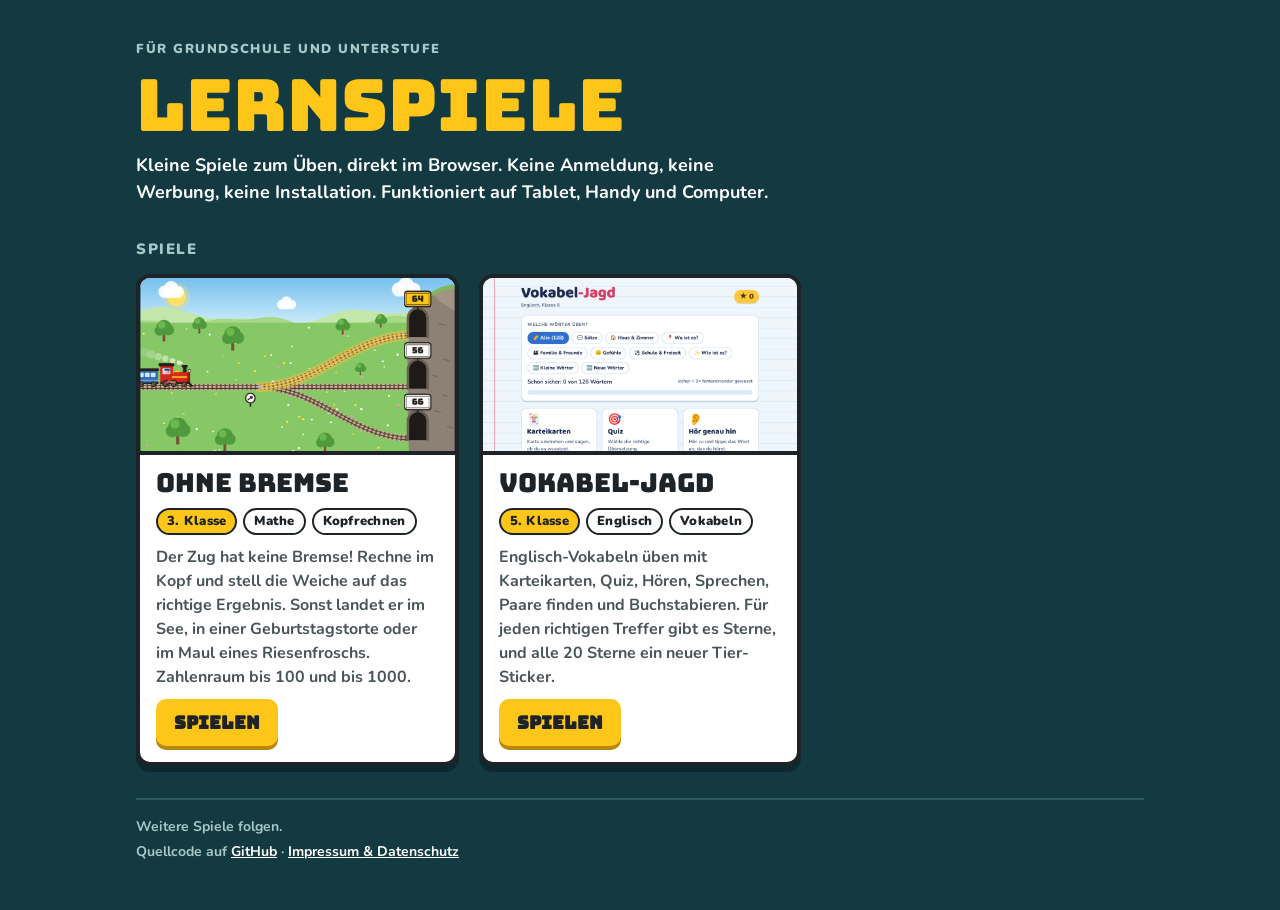
<file: index.html>
<!doctype html>
<html lang="de">
<head>
<meta charset="utf-8">
<meta name="viewport" content="width=device-width, initial-scale=1, viewport-fit=cover">
<title>Lernspiele</title>
<meta name="description" content="Kleine Lernspiele für Grundschule und Unterstufe, direkt im Browser spielbar.">
<meta property="og:title" content="Lernspiele">
<meta property="og:description" content="Kleine Lernspiele für Grundschule und Unterstufe, direkt im Browser spielbar.">
<meta property="og:image" content="spiele/ohne-bremse/vorschau.png">
<meta name="theme-color" content="#123a40">
<link rel="stylesheet" href="fonts/fonts.css">
<link rel="preload" href="fonts/bungee-latin-400-normal.woff2" as="font" type="font/woff2" crossorigin>
<style>
/* Layout: a station departure board. Teal enamel ground, signal-yellow heading, one white "ticket" card per game in a wrapping grid. Same family look as the games. */
:root{
  --ground:#123a40; --ground-dk:#0b292e; --line:#2c5a60;
  --card:#ffffff; --ink:#1d2326; --ink-soft:#4a5458;
  --signal:#ffc61a; --signal-dk:#b8870b; --muted:#a7c7c9; --fg:#ffffff;
  --display:'Bungee','Arial Black',Impact,sans-serif;
  --body:'Nunito',ui-rounded,'Segoe UI',system-ui,sans-serif;
  color-scheme:dark;
  padding-top:env(safe-area-inset-top,0px);padding-bottom:env(safe-area-inset-bottom,0px);
}
*,*::before,*::after{box-sizing:border-box}
body{margin:0;background:var(--ground);color:var(--fg);font-family:var(--body);font-weight:700;line-height:1.5;-webkit-text-size-adjust:100%}
.wrap{max-width:1040px;margin:0 auto;padding-left:max(16px,env(safe-area-inset-left,0px));padding-right:max(16px,env(safe-area-inset-right,0px));padding-block:40px 48px;display:flex;flex-direction:column;gap:32px}
header{display:flex;flex-direction:column;gap:10px}
.eyebrow{margin:0;text-transform:uppercase;letter-spacing:.12em;font-weight:900;font-size:13px;color:var(--muted)}
h1{margin:0;font-family:var(--display);font-weight:400;color:var(--signal);font-size:clamp(40px,9vw,72px);line-height:1;text-wrap:balance}
.lead{margin:0;font-size:18px;max-width:58ch}
.board{display:flex;flex-direction:column;gap:14px}
.board h2{margin:0;font-size:15px;text-transform:uppercase;letter-spacing:.1em;color:var(--muted);font-weight:900}
.games{list-style:none;margin:0;padding:0;display:grid;grid-template-columns:repeat(auto-fill,minmax(min(100%,320px),1fr));gap:20px}
.game{background:var(--card);color:var(--ink);border:4px solid var(--ink);border-radius:14px;overflow:hidden;display:flex;flex-direction:column;box-shadow:0 6px 0 var(--ground-dk);transition:transform .15s ease}
.game:hover{transform:translateY(-3px)}
.thumb{display:block;aspect-ratio:16/9;max-width:100%;background:#8fd0f5;border-bottom:4px solid var(--ink)}
.thumb img{display:block;width:100%;height:100%;object-fit:cover}
.body{padding:14px 16px 16px;display:flex;flex-direction:column;gap:10px;flex:1}
.game h3{margin:0;font-family:var(--display);font-weight:400;font-size:26px;line-height:1.1}
.tags{display:flex;flex-wrap:wrap;gap:6px;margin:0;padding:0;list-style:none}
.tags li{font-size:13px;font-weight:900;padding:2px 9px;border-radius:999px;border:2px solid var(--ink);letter-spacing:.02em}
.tags li.klasse{background:var(--signal)}
.game p{margin:0;color:var(--ink-soft);font-size:16px;min-width:0}
.play{margin-top:auto;align-self:flex-start;font-family:var(--display);font-size:18px;color:var(--ink);background:var(--signal);text-decoration:none;border-radius:10px;padding:10px 18px;box-shadow:0 4px 0 var(--signal-dk)}
.play:active{transform:translateY(2px);box-shadow:0 2px 0 var(--signal-dk)}
a:focus-visible{outline:3px solid var(--signal);outline-offset:3px;border-radius:6px}
.game a.play:focus-visible{outline-color:var(--ink)}
footer{border-top:2px solid var(--line);padding-top:16px;color:var(--muted);font-size:14px;display:flex;flex-direction:column;gap:4px}
footer a{color:var(--fg)}
@media (prefers-reduced-motion:reduce){.game{transition:none}.game:hover{transform:none}}
</style>
</head>
<body>
<div class="wrap">
  <header>
    <p class="eyebrow">Für Grundschule und Unterstufe</p>
    <h1>Lernspiele</h1>
    <p class="lead">Kleine Spiele zum Üben, direkt im Browser. Keine Anmeldung, keine Werbung, keine Installation. Funktioniert auf Tablet, Handy und Computer.</p>
  </header>

  <section class="board" aria-labelledby="h-spiele">
    <h2 id="h-spiele">Spiele</h2>
    <ul class="games">
      <!-- Neues Spiel: diesen Block kopieren und Pfad, Bild, Titel, Tags und Text anpassen. -->
      <li class="game">
        <a class="thumb" href="spiele/ohne-bremse/" tabindex="-1" aria-hidden="true"><img src="spiele/ohne-bremse/vorschau.png" alt="" width="960" height="540" loading="lazy"></a>
        <div class="body">
          <h3>Ohne Bremse</h3>
          <ul class="tags"><li class="klasse">3. Klasse</li><li>Mathe</li><li>Kopfrechnen</li></ul>
          <p>Der Zug hat keine Bremse! Rechne im Kopf und stell die Weiche auf das richtige Ergebnis. Sonst landet er im See, in einer Geburtstagstorte oder im Maul eines Riesenfroschs. Zahlenraum bis 100 und bis 1000.</p>
          <a class="play" href="spiele/ohne-bremse/">Spielen</a>
        </div>
      </li>
      <li class="game">
        <a class="thumb" href="spiele/vokabel-jagd/" tabindex="-1" aria-hidden="true"><img src="spiele/vokabel-jagd/vorschau.png" alt="" width="960" height="540" loading="lazy"></a>
        <div class="body">
          <h3>Vokabel-Jagd</h3>
          <ul class="tags"><li class="klasse">5. Klasse</li><li>Englisch</li><li>Vokabeln</li></ul>
          <p>Englisch-Vokabeln üben mit Karteikarten, Quiz, Hören, Sprechen, Paare finden und Buchstabieren. Für jeden richtigen Treffer gibt es Sterne, und alle 20 Sterne ein neuer Tier-Sticker.</p>
          <a class="play" href="spiele/vokabel-jagd/">Spielen</a>
        </div>
      </li>
    </ul>
  </section>

  <footer>
    <span>Weitere Spiele folgen.</span>
    <span>Quellcode auf <a href="https://github.com/timosachsenberg/Lernspiele">GitHub</a> · <a href="datenschutz.html">Impressum &amp; Datenschutz</a></span>
  </footer>
</div>
</body>
</html>
</file>
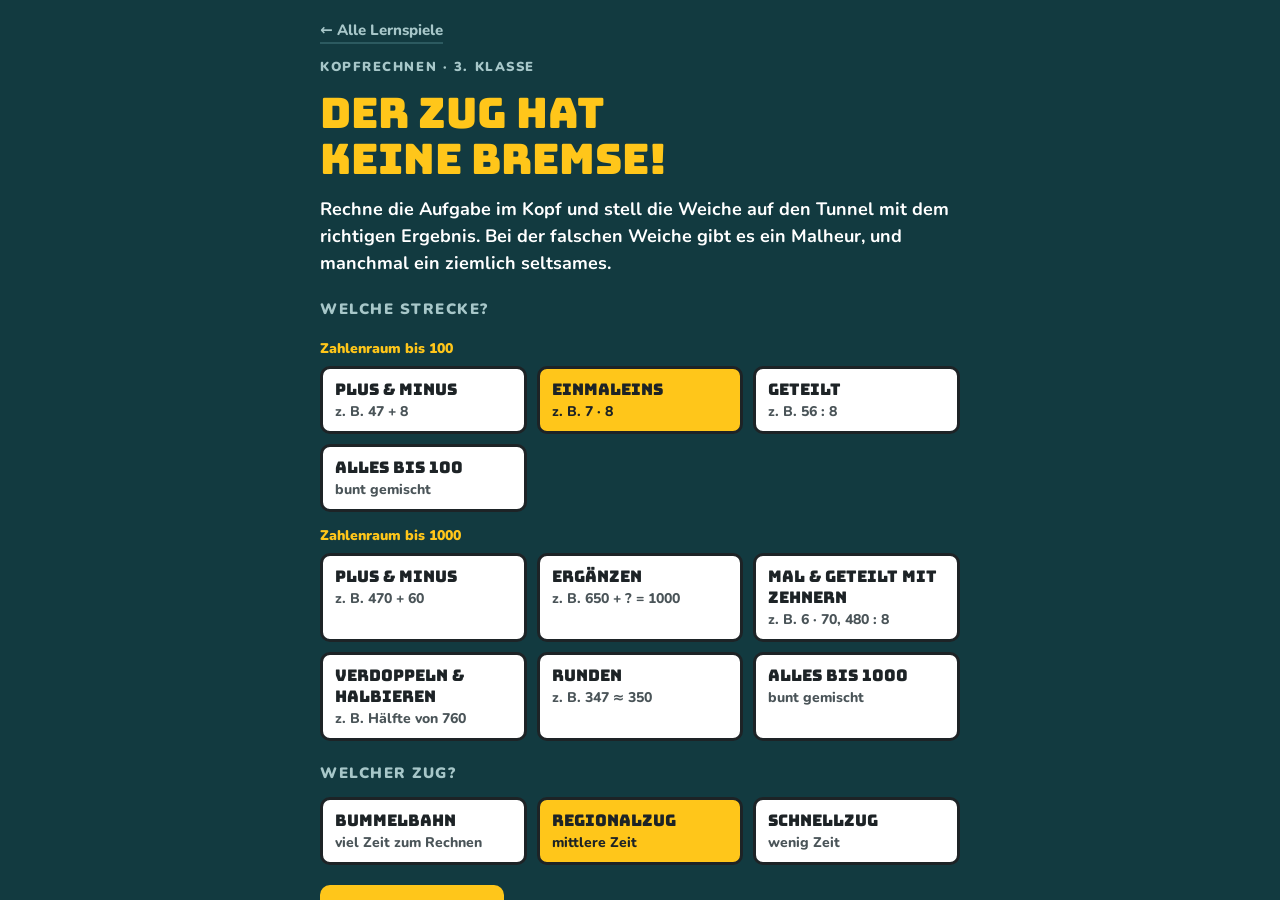
<file: spiele/ohne-bremse/index.html>
<!doctype html>
<html lang="de">
<head>
<meta charset="utf-8">
<meta name="viewport" content="width=device-width, initial-scale=1, viewport-fit=cover">
<meta name="description" content="Kopfrechnen für die 3. Klasse: Der Zug hat keine Bremse. Stell die Weiche auf das richtige Ergebnis!">
<meta property="og:title" content="Ohne Bremse">
<meta property="og:description" content="Kopfrechnen für die 3. Klasse: Stell die Weiche auf das richtige Ergebnis!">
<meta property="og:image" content="vorschau.png">
<meta name="theme-color" content="#123a40">
<title>Ohne Bremse</title>
<link rel="stylesheet" href="../../fonts/fonts.css">
<link rel="preload" href="../../fonts/bungee-latin-400-normal.woff2" as="font" type="font/woff2" crossorigin>
<style>
/* Layout: one-screen game. Railway-enamel frame (deep teal, white plates, signal yellow) around a storybook canvas; task and switch levers below. Single deliberate look. */
:root{
  --frame:#123a40; --frame2:#0b292e; --line:#2c5a60;
  --plate:#ffffff; --ink:#1d2326; --signal:#ffc61a; --signal-dk:#b8870b;
  --red:#e0463c; --ok:#4cb85b; --muted:#a7c7c9; --fg:#ffffff;
  --display:'Bungee','Arial Black',Impact,sans-serif;
  --body:'Nunito',ui-rounded,'Segoe UI',system-ui,sans-serif;
  color-scheme:dark;
}
[hidden]{display:none!important}
*,*::before,*::after{box-sizing:border-box}
:root{padding-top:env(safe-area-inset-top,0px);padding-bottom:env(safe-area-inset-bottom,0px);box-sizing:border-box}
html,body{height:100%}
body{margin:0;font-size:14px;-webkit-text-size-adjust:100%}
body{background:var(--frame);color:var(--fg);font-family:var(--body);overflow-x:hidden}
.app{min-height:100%;box-sizing:border-box;display:flex;flex-direction:column;gap:10px;max-width:1000px;margin:0 auto;
  padding-left:max(16px,env(safe-area-inset-left,0px));padding-right:max(16px,env(safe-area-inset-right,0px));padding-block:10px 16px}
header.bar{display:flex;align-items:center;gap:12px}
.brand{font-family:var(--display);color:var(--signal);font-size:20px;white-space:nowrap;letter-spacing:.02em}
.dots{display:flex;gap:5px;flex-wrap:wrap;flex:1;min-width:0}
.dot{width:12px;height:12px;border-radius:50%;background:var(--line);border:2px solid var(--line)}
.dot.cur{background:transparent;border-color:var(--signal)}
.dot.ok{background:var(--ok);border-color:var(--ok)}
.dot.bad{background:var(--red);border-color:var(--red)}
.dot.retry{border-style:dashed;background:transparent}
.dot.retry.ok{background:var(--ok)} .dot.retry.bad{background:var(--red)}
.icon-btn{background:transparent;border:2px solid var(--line);color:var(--fg);border-radius:10px;height:38px;min-width:38px;display:grid;place-items:center;cursor:pointer;font:800 14px var(--body);padding:0 10px}
.icon-btn svg{width:20px;height:20px}
.stage{position:relative;width:100%;max-width:max(320px,calc((100vh - 290px) * 16 / 9));max-width:max(320px,calc((100dvh - 290px) * 16 / 9));
  margin:0 auto;aspect-ratio:16/9;border-radius:14px;overflow:hidden;border:4px solid var(--frame2);background:#8fd0f5}
canvas{width:100%;height:100%;display:block;touch-action:manipulation;cursor:pointer}
.panel{display:flex;flex-direction:column;gap:10px;width:100%;max-width:760px;margin:0 auto}
.task{display:flex;flex-direction:column;align-items:center;gap:2px;text-align:center}
.q{font-family:var(--display);font-size:clamp(28px,6.5vw,46px);line-height:1.1;font-variant-numeric:tabular-nums}
.q .box{display:inline-block;min-width:1.3em;padding:0 .15em;background:var(--signal);color:var(--ink);border-radius:8px}
.hint{color:var(--muted);font-weight:800;font-size:15px;min-height:1.4em}
.levers{display:grid;grid-template-columns:repeat(3,minmax(0,1fr));gap:10px}
.lever{font-family:var(--display);font-size:clamp(20px,5.2vw,30px);background:var(--plate);color:var(--ink);border:4px solid var(--ink);border-radius:10px;
  padding:10px 4px;display:flex;align-items:center;justify-content:center;gap:6px;cursor:pointer;box-shadow:0 5px 0 var(--frame2);font-variant-numeric:tabular-nums;min-width:0}
.lever svg{width:22px;height:22px;flex:none}
.lever[aria-pressed="true"]{background:var(--signal)}
.lever:active:not(:disabled){transform:translateY(3px);box-shadow:0 2px 0 var(--frame2)}
.lever:disabled{opacity:.55;cursor:default}
button:focus-visible{outline:3px solid #fff;outline-offset:3px}
.result{display:flex;align-items:center;gap:12px 16px;justify-content:space-between;background:var(--frame2);border-radius:12px;padding:12px 14px;flex-wrap:wrap}
.result .txt{display:flex;flex-direction:column;gap:2px;min-width:0;flex:1 1 260px}
.result .big{font-family:var(--display);font-size:clamp(17px,4vw,22px);line-height:1.25}
.result.ok .big{color:#8fe59a} .result.bad .big{color:#ffc0b6}
.result .small{font-weight:800;font-size:16px}
.btn{font-family:var(--display);font-size:18px;background:var(--signal);color:var(--ink);border:0;border-radius:10px;padding:12px 18px;cursor:pointer;box-shadow:0 4px 0 var(--signal-dk)}
.btn:active{transform:translateY(2px);box-shadow:0 2px 0 var(--signal-dk)}
.btn.ghost{background:transparent;color:var(--fg);border:2px solid var(--muted);box-shadow:none}
.overlay{position:fixed;inset:0;z-index:20;background:var(--frame);overflow-y:auto;
  padding-left:max(16px,env(safe-area-inset-left,0px));padding-right:max(16px,env(safe-area-inset-right,0px));
  padding-block:calc(env(safe-area-inset-top,0px) + 20px) calc(env(safe-area-inset-bottom,0px) + 24px)}
.card{max-width:640px;margin:0 auto;display:flex;flex-direction:column;gap:14px}
.back{align-self:flex-start;color:var(--muted);font-weight:800;font-size:15px;text-decoration:none;border-bottom:2px solid var(--line);padding-bottom:2px}
.back:hover{color:var(--fg)}
.legal{align-self:flex-start;color:var(--muted);font-weight:800;font-size:14px;margin-top:8px}
.legal:hover{color:var(--fg)}
.eyebrow{margin:0;text-transform:uppercase;letter-spacing:.12em;font-weight:900;font-size:13px;color:var(--muted)}
.card h1{margin:0;font-family:var(--display);font-weight:400;color:var(--signal);font-size:clamp(28px,7vw,42px);line-height:1.1;text-wrap:balance}
.card h2{margin:8px 0 0;font-size:15px;text-transform:uppercase;letter-spacing:.1em;color:var(--muted);font-weight:900}
.lead{margin:0;font-size:18px;font-weight:700;line-height:1.5;max-width:60ch}
.topics{display:flex;flex-direction:column;gap:8px}
.group{margin:6px 0 0;font-size:14px;font-weight:900;color:var(--signal)}
.chips{display:grid;grid-template-columns:repeat(auto-fit,minmax(170px,1fr));gap:10px}
.chip{text-align:left;background:var(--plate);color:var(--ink);border:3px solid var(--ink);border-radius:10px;padding:10px 12px;cursor:pointer;display:flex;flex-direction:column;gap:2px;font-family:var(--body)}
.chip b{font-family:var(--display);font-weight:400;font-size:16px}
.chip span{font-weight:800;font-size:14px;color:#4a5458;font-variant-numeric:tabular-nums}
.chip[aria-pressed="true"]{background:var(--signal)}
.chip[aria-pressed="true"] span{color:var(--ink)}
.go{align-self:flex-start;font-size:24px;padding:14px 28px;margin-top:6px}
.stars{font-size:46px;letter-spacing:.1em;line-height:1}
.stars .on{color:var(--signal)} .stars .off{color:var(--line)}
.mist{margin:0;padding:0;list-style:none;display:flex;flex-wrap:wrap;gap:8px}
.mist li{background:var(--plate);color:var(--ink);font-family:var(--display);padding:6px 10px;border-radius:8px;border:3px solid var(--ink);font-variant-numeric:tabular-nums}
.row{display:flex;gap:12px;flex-wrap:wrap}
@media (max-width:480px){.brand{font-size:16px}.lever svg{width:16px;height:16px}.lever{border-width:3px}}
@media (prefers-reduced-motion:reduce){*{transition:none!important}}
</style>
</head>
<body>
<div class="app">
  <header class="bar">
    <div class="brand">Ohne Bremse</div>
    <div class="dots" id="dots" aria-label="Fortschritt"></div>
    <button class="icon-btn" id="mute" aria-label="Ton ausschalten" title="Ton">
      <svg id="icoOn" viewBox="0 0 24 24" fill="none" stroke="currentColor" stroke-width="2.4" stroke-linecap="round" stroke-linejoin="round"><path d="M4 9h4l5-4v14l-5-4H4z"/><path d="M16.5 8.5a5 5 0 0 1 0 7M19 6a8.5 8.5 0 0 1 0 12"/></svg>
      <svg id="icoOff" viewBox="0 0 24 24" fill="none" stroke="currentColor" stroke-width="2.4" stroke-linecap="round" stroke-linejoin="round" hidden><path d="M4 9h4l5-4v14l-5-4H4z"/><path d="M17 9l5 6M22 9l-5 6"/></svg>
    </button>
    <button class="icon-btn" id="menuBtn">Strecke</button>
  </header>

  <div class="stage"><canvas id="cv" aria-label="Spielfeld: Zug, Weiche und drei Tunnel"></canvas></div>

  <section class="panel">
    <div class="task" id="task">
      <div class="q" id="q">7 · 8 = <span class="box">?</span></div>
      <div class="hint" id="hint">Tippe auf den Tunnel mit dem richtigen Ergebnis.</div>
    </div>
    <div class="levers" id="levers">
      <button class="lever" id="lv0" aria-pressed="false"><svg viewBox="0 0 24 24" fill="none" stroke="currentColor" stroke-width="3" stroke-linecap="round" stroke-linejoin="round"><path d="M5 19L19 5M9 5h10v10"/></svg><span>–</span></button>
      <button class="lever" id="lv1" aria-pressed="true"><svg viewBox="0 0 24 24" fill="none" stroke="currentColor" stroke-width="3" stroke-linecap="round" stroke-linejoin="round"><path d="M3 12h17M13 5l7 7-7 7"/></svg><span>–</span></button>
      <button class="lever" id="lv2" aria-pressed="false"><svg viewBox="0 0 24 24" fill="none" stroke="currentColor" stroke-width="3" stroke-linecap="round" stroke-linejoin="round"><path d="M5 5l14 14M19 9v10H9"/></svg><span>–</span></button>
    </div>
    <div class="result" id="result" hidden aria-live="polite">
      <div class="txt"><div class="big" id="resBig"></div><div class="small" id="resSmall"></div></div>
      <button class="btn" id="next">Weiter</button>
    </div>
  </section>
</div>

<div class="overlay" id="menu">
  <div class="card">
    <a class="back" href="../../">← Alle Lernspiele</a>
    <p class="eyebrow">Kopfrechnen · 3. Klasse</p>
    <h1>Der Zug hat keine Bremse!</h1>
    <p class="lead">Rechne die Aufgabe im Kopf und stell die Weiche auf den Tunnel mit dem richtigen Ergebnis. Bei der falschen Weiche gibt es ein Malheur, und manchmal ein ziemlich seltsames.</p>
    <h2>Welche Strecke?</h2>
    <div class="topics" id="topics"></div>
    <h2>Welcher Zug?</h2>
    <div class="chips" id="trains"></div>
    <button class="btn go" id="start">Abfahrt!</button>
    <a class="legal" href="../../datenschutz.html">Impressum &amp; Datenschutz</a>
  </div>
</div>

<div class="overlay" id="end" hidden>
  <div class="card">
    <p class="eyebrow" id="endTopic">Einmaleins</p>
    <h1>Endstation!</h1>
    <div class="stars" id="stars"></div>
    <p class="lead" id="endText"></p>
    <div id="mistBox">
      <h2>Diese Aufgaben üben wir noch</h2>
      <ul class="mist" id="mist"></ul>
    </div>
    <div class="row">
      <button class="btn" id="again">Nochmal fahren</button>
      <button class="btn ghost" id="change">Strecke wechseln</button>
    </div>
  </div>
</div>

<script>
(()=>{
'use strict';
const W=800,H=450;
const cv=document.getElementById('cv'),ctx=cv.getContext('2d');
let SC=1;
function resize(){const r=cv.getBoundingClientRect();const d=Math.min(window.devicePixelRatio||1,2);cv.width=Math.max(1,Math.round(r.width*d));cv.height=Math.max(1,Math.round(r.height*d));SC=cv.width/W;}
try{new ResizeObserver(resize).observe(cv)}catch(e){window.addEventListener('resize',resize)}
resize();

const C={loco:'#d7261e',locoDk:'#9e1a14',yellow:'#ffc61a',ink:'#262019',w1:'#2f6db5',w2:'#e89a1b',skin:'#f2c29b',cap:'#1f3f8f',glass:'#cfeaf7',
  grass:'#86c865',grass2:'#74b956',ballast:'#c4b59d',sleeper:'#7a5636',rail:'#4a4038',rock:'#8d8074',rock2:'#a39385',rockDk:'#6b6056',portal:'#1d1a18',bark:'#7a5232',leaf:'#4e9a3c',leaf2:'#6bb84f'};
const FONT_D='Bungee, "Arial Black", Impact, sans-serif';
const FONT_B='Nunito, "Segoe UI", system-ui, sans-serif';

/* ---------- helpers ---------- */
const R=(a,b)=>a+Math.floor(Math.random()*(b-a+1));
const pick=a=>a[Math.floor(Math.random()*a.length)];
const clamp=(v,a,b)=>Math.max(a,Math.min(b,v));
function shuffle(a){for(let i=a.length-1;i>0;i--){const j=Math.floor(Math.random()*(i+1));[a[i],a[j]]=[a[j],a[i]]}return a}
function mulberry(a){return()=>{a|=0;a=a+0x6D2B79F5|0;let t=Math.imul(a^a>>>15,1|a);t=t+Math.imul(t^t>>>7,61|t)^t;return((t^t>>>14)>>>0)/4294967296}}
function rr(x,y,w,h,r){ctx.beginPath();if(ctx.roundRect)ctx.roundRect(x,y,w,h,r);else ctx.rect(x,y,w,h);ctx.fill()}
function circ(x,y,r){ctx.beginPath();ctx.arc(x,y,r,0,Math.PI*2);ctx.fill()}

/* ---------- geometry of the main scene ---------- */
const SWP={x:300,y:280},TX=690,TY=[150,280,410],PX=706;
function bez(p0,p1,p2,p3,t){const u=1-t;return{x:u*u*u*p0.x+3*u*u*t*p1.x+3*u*t*t*p2.x+t*t*t*p3.x,y:u*u*u*p0.y+3*u*u*t*p1.y+3*u*t*t*p2.y+t*t*t*p3.y}}
function branchPts(i){const ty=TY[i],a=[];for(let k=0;k<=60;k++)a.push(bez(SWP,{x:450,y:SWP.y},{x:540,y:ty},{x:TX,y:ty},k/60));return a}
function mkPath(pts){const L=[0];for(let k=1;k<pts.length;k++)L.push(L[k-1]+Math.hypot(pts[k].x-pts[k-1].x,pts[k].y-pts[k-1].y));return{pts,L,len:L[L.length-1]}}
function pointAt(P,d){const L=P.L,pts=P.pts;if(d<=0)return{x:pts[0].x+d,y:pts[0].y};if(d>=P.len){const p=pts[pts.length-1];return{x:p.x+(d-P.len),y:p.y}}
  let lo=0,hi=L.length-1;while(hi-lo>1){const m=(lo+hi)>>1;if(L[m]<=d)lo=m;else hi=m}const f=(d-L[lo])/((L[hi]-L[lo])||1);
  return{x:pts[lo].x+(pts[hi].x-pts[lo].x)*f,y:pts[lo].y+(pts[hi].y-pts[lo].y)*f}}
const PATHS=[0,1,2].map(i=>{const pts=[];for(let x=-320;x<SWP.x;x+=5)pts.push({x,y:SWP.y});pts.push(...branchPts(i));
  for(let x=TX+5;x<=1200;x+=5)pts.push({x,y:TY[i]});const p=mkPath(pts);p.tunnelD=p.L[pts.findIndex(q=>q.x>=TX)];return p});
const SWITCH_D=PATHS[0].L[PATHS[0].pts.findIndex(q=>q.x>=SWP.x)];
const START_D=325;

function mkTrack(pts){const n=pts.length;
  const off=o=>pts.map((p,i)=>{const a=pts[Math.max(0,i-1)],b=pts[Math.min(n-1,i+1)];const dx=b.x-a.x,dy=b.y-a.y,l=Math.hypot(dx,dy)||1;return{x:p.x-dy/l*o,y:p.y+dx/l*o}});
  const P=mkPath(pts),sl=[];for(let d=5;d<P.len;d+=11){const p=pointAt(P,d),q=pointAt(P,d+1);sl.push({x:p.x,y:p.y,a:Math.atan2(q.y-p.y,q.x-p.x)})}
  return{pts,r1:off(-3.6),r2:off(3.6),sl}}
function line(x0,x1,y){const a=[];for(let x=x0;x<x1;x+=40)a.push({x,y});a.push({x:x1,y});return a}
const T_MAIN=mkTrack(line(-20,SWP.x,SWP.y));
const T_BR=[0,1,2].map(i=>mkTrack(branchPts(i).concat([{x:TX+40,y:TY[i]}])));

function poly(pts){ctx.beginPath();ctx.moveTo(pts[0].x,pts[0].y);for(let i=1;i<pts.length;i++)ctx.lineTo(pts[i].x,pts[i].y)}
function drawTrack(t,railCol,glow){ctx.lineCap='round';ctx.lineJoin='round';
  if(glow){poly(t.pts);ctx.strokeStyle='rgba(255,198,26,.45)';ctx.lineWidth=26;ctx.stroke()}
  poly(t.pts);ctx.strokeStyle=C.ballast;ctx.lineWidth=17;ctx.stroke();
  ctx.fillStyle=C.sleeper;for(const s of t.sl){ctx.save();ctx.translate(s.x,s.y);ctx.rotate(s.a);ctx.fillRect(-2,-7.5,4,15);ctx.restore()}
  ctx.strokeStyle=railCol||C.rail;ctx.lineWidth=railCol?3:2.2;poly(t.r1);ctx.stroke();poly(t.r2);ctx.stroke()}

/* ---------- decoration ---------- */
const rng=mulberry(7);
const FLOW=Array.from({length:80},()=>({x:rng()*680,y:126+rng()*320,c:pick(['#ffffff','#ffe14d','#f59ab9','#ffffff']),r:1.6+rng()*1.4}));
const FLOW2=Array.from({length:60},()=>({x:rng()*800,y:222+rng()*225,c:pick(['#ffffff','#ffe14d','#f59ab9']),r:1.6+rng()*1.4}));
const TREES=[[60,165,.8],[150,145,.6],[235,188,.9],[515,148,.6],[612,130,.5],[95,425,1],[215,442,.85],[470,446,.75],[560,250,.45]];
const CLOUDS=[{x:120,y:40,r:16,s:8},{x:430,y:72,r:12,s:5},{x:720,y:34,r:18,s:7}];
function drawCloud(x,y,r){ctx.fillStyle='rgba(255,255,255,.92)';circ(x,y,r);circ(x+r,y-r*.55,r*1.15);circ(x+r*2.1,y,r*.95);rr(x,y-r*.2,r*2.1,r*1.15,r*.5)}
function drawSky(h){const g=ctx.createLinearGradient(0,0,0,h);g.addColorStop(0,'#74bfee');g.addColorStop(1,'#d2effb');ctx.fillStyle=g;ctx.fillRect(0,0,W,h+4);
  ctx.fillStyle='#ffe066';circ(92,52,24);ctx.fillStyle='rgba(255,224,102,.3)';circ(92,52,34);
  for(const c of CLOUDS){const x=((c.x+S.time*c.s)%980)-90;drawCloud(x,c.y,c.r)}}
function drawHills(y){ctx.fillStyle='#c3e6aa';ctx.beginPath();ctx.moveTo(0,y+20);for(let x=0;x<=W;x+=20)ctx.lineTo(x,y-10-16*Math.sin(x*.011+1)-8*Math.sin(x*.027));ctx.lineTo(W,y+20);ctx.fill();
  ctx.fillStyle='#a6d886';ctx.beginPath();ctx.moveTo(0,y+20);for(let x=0;x<=W;x+=20)ctx.lineTo(x,y+2-9*Math.sin(x*.017+3)-5*Math.sin(x*.041));ctx.lineTo(W,y+20);ctx.fill()}
function drawFlowers(list){for(const f of list){ctx.fillStyle=C.grass2;ctx.fillRect(f.x-.6,f.y,1.2,4);ctx.fillStyle=f.c;circ(f.x,f.y,f.r)}}
function drawTree(x,y,s){ctx.fillStyle=C.bark;ctx.fillRect(x-4*s,y-30*s,8*s,30*s);ctx.fillStyle=C.leaf;circ(x,y-44*s,24*s);circ(x-14*s,y-34*s,16*s);circ(x+15*s,y-36*s,17*s);ctx.fillStyle=C.leaf2;circ(x-7*s,y-52*s,12*s)}
function star(x,y,r,col){ctx.fillStyle=col||'#ffe14d';ctx.beginPath();for(let k=0;k<10;k++){const a=-Math.PI/2+k*Math.PI/5,rad=k%2?r*.45:r;ctx.lineTo(x+Math.cos(a)*rad,y+Math.sin(a)*rad)}ctx.closePath();ctx.fill();ctx.strokeStyle=C.ink;ctx.lineWidth=1;ctx.stroke()}
function bubble(x,y,text){ctx.font=`900 15px ${FONT_B}`;const w=ctx.measureText(text).width+20;const bx=clamp(x-w/2,6,W-w-6);
  ctx.fillStyle='#fff';ctx.strokeStyle=C.ink;ctx.lineWidth=2.5;ctx.beginPath();if(ctx.roundRect)ctx.roundRect(bx,y-30,w,30,10);else ctx.rect(bx,y-30,w,30);ctx.fill();ctx.stroke();
  ctx.beginPath();ctx.moveTo(x-6,y-1);ctx.lineTo(x+2,y+11);ctx.lineTo(x+8,y-1);ctx.closePath();ctx.fill();ctx.beginPath();ctx.moveTo(x-6,y);ctx.lineTo(x+2,y+11);ctx.lineTo(x+8,y);ctx.stroke();
  ctx.fillStyle=C.ink;ctx.textAlign='left';ctx.textBaseline='middle';ctx.fillText(text,bx+10,y-14)}

/* ---------- train ---------- */
const CARS=[{type:'loco',off:37,len:74},{type:'wagon',off:108,len:56,color:C.w1},{type:'wagon',off:170,len:56,color:C.w2}];
function wheel(x,y,r,a){ctx.fillStyle=C.ink;circ(x,y,r);ctx.strokeStyle='#9a918a';ctx.lineWidth=1.6;ctx.beginPath();
  for(let k=0;k<3;k++){const q=a+k*Math.PI/3,c=Math.cos(q)*(r-2),s=Math.sin(q)*(r-2);ctx.moveTo(x+c,y+s);ctx.lineTo(x-c,y-s)}ctx.stroke();ctx.fillStyle=C.loco;circ(x,y,r*.32)}
const MUD_L=[[-30,-20,5],[-14,-46,4],[8,-30,6],[24,-20,4],[-26,-40,3],[30,-30,3]],MUD_W=[[-18,-30,6],[4,-22,5],[16,-38,4],[-6,-40,3],[22,-24,3]];
function mud(list){ctx.fillStyle='#6b4a2b';for(const [x,y,r] of list){circ(x,y,r);circ(x+r*.8,y+r*.6,r*.5)}}
function drawLoco(o){const wr=o.wr||0;
  ctx.fillStyle=C.ink;rr(-38,-15,76,8,2);
  ctx.fillStyle=C.loco;rr(-38,-54,32,42,4);
  ctx.fillStyle=C.ink;rr(-42,-60,40,8,3);
  ctx.fillStyle=C.glass;rr(-32,-48,20,16,3);
  ctx.save();ctx.beginPath();ctx.rect(-32,-48,20,16);ctx.clip();
  ctx.fillStyle=C.skin;circ(-20,-37,6.5);
  if(!o.noCap){ctx.fillStyle=C.cap;ctx.fillRect(-27,-46,13,5);ctx.fillRect(-15,-42.5,6,2)}
  ctx.strokeStyle=C.ink;ctx.fillStyle=C.ink;ctx.lineWidth=1.2;
  if(o.dizzy){ctx.beginPath();ctx.moveTo(-19,-39.5);ctx.lineTo(-16,-36.5);ctx.moveTo(-16,-39.5);ctx.lineTo(-19,-36.5);ctx.stroke()}else circ(-17.5,-38,1.3);
  ctx.restore();
  ctx.fillStyle=C.loco;rr(-8,-38,44,26,11);
  ctx.fillStyle=C.yellow;ctx.fillRect(-8,-27,42,4);
  ctx.fillStyle=C.locoDk;rr(31,-37,7,24,3);
  ctx.fillStyle=C.ink;ctx.fillRect(20,-50,9,13);rr(17,-55,15,6,2);
  ctx.fillStyle=C.yellow;ctx.beginPath();ctx.arc(6,-37,6,Math.PI,0);ctx.fill();
  ctx.fillStyle='#fff6c2';circ(36,-41,3.5);ctx.strokeStyle=C.ink;ctx.lineWidth=1.5;ctx.stroke();
  ctx.fillStyle=C.ink;ctx.beginPath();ctx.moveTo(36,-14);ctx.lineTo(47,-1);ctx.lineTo(36,-1);ctx.closePath();ctx.fill();
  wheel(-24,-9,9,wr);wheel(-3,-9,9,wr);wheel(23,-7,7,wr*9/7);
  const rx=Math.cos(wr)*5,ry=Math.sin(wr)*5;ctx.strokeStyle='#d6cfc8';ctx.lineWidth=2.5;ctx.beginPath();ctx.moveTo(-24+rx,-9+ry);ctx.lineTo(-3+rx,-9+ry);ctx.stroke();
  if(o.mud)mud(MUD_L)}
function drawWagon(col,o){const wr=o.wr||0;
  ctx.fillStyle=C.ink;rr(-29,-13,58,6,2);ctx.fillRect(-34,-12,6,3);
  ctx.fillStyle=col;rr(-27,-42,54,31,5);
  ctx.fillStyle=C.ink;rr(-30,-47,60,7,3);
  ctx.fillStyle=C.glass;for(const x of[-21,-6,9])rr(x,-36,12,11,2);
  ctx.fillStyle='rgba(255,255,255,.35)';ctx.fillRect(-27,-18,54,3);
  wheel(-16,-7,7,wr*9/7);wheel(16,-7,7,wr*9/7);
  if(o.mud)mud(MUD_W)}
function drawCar(c,x,y,a,o){ctx.save();ctx.translate(x,y);ctx.rotate(a);if(o.s&&o.s!==1)ctx.scale(o.s,o.s);if(c.type==='loco')drawLoco(o);else drawWagon(c.color,o);ctx.restore()}
function locPt(p,lx,ly){const c=Math.cos(p.a),s=Math.sin(p.a);return{x:p.x+lx*c-ly*s,y:p.y+lx*s+ly*c}}
function trainPoses(P,front){return CARS.map(c=>{const d=front-c.off;const p=pointAt(P,d),p1=pointAt(P,d+c.len/2-6),p2=pointAt(P,d-c.len/2+6);return{c,x:p.x,y:p.y,a:Math.atan2(p1.y-p2.y,p1.x-p2.x)}})}
function drawCap(x,y,a){ctx.save();ctx.translate(x,y);ctx.rotate(a);ctx.fillStyle=C.cap;rr(-9,-6,18,8,3);ctx.fillRect(7,-1,8,3);ctx.restore()}

/* ---------- particles and pops ---------- */
const parts=[];
function addP(p){parts.push(Object.assign({vx:0,vy:0,g:0,life:1,age:0,size:4,col:'#fff',kind:'dot',rot:0,vr:0,floor:null},p))}
function updP(dt){for(let i=parts.length-1;i>=0;i--){const p=parts[i];p.age+=dt;if(p.age>=p.life){parts.splice(i,1);continue}
  p.vy+=p.g*dt;if(p.kind==='feather'){p.vx*=Math.pow(.25,dt);if(p.vy>45)p.vy=45}p.x+=p.vx*dt;p.y+=p.vy*dt;p.rot+=p.vr*dt;if(p.floor!=null&&p.y>p.floor){p.y=p.floor;p.vy*=-.35;p.vx*=.6}}}
function drawP(){for(const p of parts){const k=p.age/p.life;ctx.globalAlpha=p.kind==='puff'?.8*(1-k):Math.min(1,(1-k)*3);ctx.fillStyle=p.col;ctx.strokeStyle=p.col;
  if(p.kind==='puff')circ(p.x,p.y,p.size*(1+k*1.6));
  else if(p.kind==='straw'){ctx.save();ctx.translate(p.x,p.y);ctx.rotate(p.rot);ctx.lineWidth=2.2;ctx.beginPath();ctx.moveTo(-p.size,0);ctx.lineTo(p.size,0);ctx.stroke();ctx.restore()}
  else if(p.kind==='conf'){ctx.save();ctx.translate(p.x,p.y);ctx.rotate(p.rot);ctx.fillRect(-4,-2.5,8,5);ctx.restore()}
  else if(p.kind==='apple'){ctx.fillStyle='#d8322a';circ(p.x,p.y,p.size);ctx.fillStyle=C.leaf;ctx.fillRect(p.x-1,p.y-p.size-3,2,4)}
  else if(p.kind==='bubble'){ctx.lineWidth=1.5;ctx.beginPath();ctx.arc(p.x,p.y,p.size,0,7);ctx.stroke()}
  else if(p.kind==='feather'){ctx.save();ctx.translate(p.x+9*Math.sin(p.age*4+p.rot),p.y);ctx.rotate(.9*Math.sin(p.age*3+p.rot));ctx.beginPath();ctx.ellipse(0,0,7,2.6,0,0,7);ctx.fill();ctx.strokeStyle='#c9c2b6';ctx.lineWidth=1;ctx.beginPath();ctx.moveTo(-7,0);ctx.lineTo(7,0);ctx.stroke();ctx.restore()}
  else if(p.kind==='star'){ctx.save();ctx.translate(p.x,p.y);ctx.rotate(p.age*3);ctx.beginPath();for(let k=0;k<8;k++){const r=k%2?p.size*.4:p.size,q=k*Math.PI/4;ctx.lineTo(Math.cos(q)*r,Math.sin(q)*r)}ctx.closePath();ctx.fill();ctx.restore()}
  else circ(p.x,p.y,p.size)}ctx.globalAlpha=1}
function pop(text,x,y,col){S.pops.push({text,x,y,col:col||C.yellow,age:0})}
function drawPops(){for(const p of S.pops){const s=p.age<.18?.4+.6*(p.age/.18)*1.15:1+.04*Math.sin(p.age*6);const a=p.age>2.2?Math.max(0,1-(p.age-2.2)/.5):1;
  ctx.save();ctx.globalAlpha=a;ctx.translate(p.x,p.y);ctx.rotate(-.07);ctx.scale(s,s);ctx.font=`46px ${FONT_D}`;ctx.textAlign='center';ctx.textBaseline='middle';
  ctx.lineJoin='round';ctx.lineWidth=9;ctx.strokeStyle=C.ink;ctx.strokeText(p.text,0,0);ctx.fillStyle=p.col;ctx.fillText(p.text,0,0);ctx.restore()}}

/* ---------- main scene ---------- */
function drawMountain(){ctx.fillStyle=C.rock;ctx.beginPath();ctx.moveTo(W,H);ctx.lineTo(686,H);
  ctx.bezierCurveTo(678,425,690,385,681,350);ctx.bezierCurveTo(673,305,689,270,681,232);ctx.bezierCurveTo(675,195,690,155,682,112);
  ctx.bezierCurveTo(678,82,716,60,744,42);ctx.bezierCurveTo(765,28,790,22,W,24);ctx.closePath();ctx.fill();
  ctx.fillStyle=C.rock2;ctx.beginPath();ctx.moveTo(744,42);ctx.bezierCurveTo(765,28,790,22,W,24);ctx.lineTo(W,90);ctx.bezierCurveTo(780,70,760,72,744,42);ctx.fill();
  ctx.fillStyle='#7fb85f';ctx.beginPath();ctx.moveTo(726,52);ctx.bezierCurveTo(750,30,785,20,W,22);ctx.lineTo(W,32);ctx.bezierCurveTo(780,34,752,44,726,58);ctx.fill();
  ctx.strokeStyle=C.rockDk;ctx.lineWidth=2;ctx.lineCap='round';
  for(const [x,y,l] of [[760,120,18],[772,210,14],[748,340,16],[782,380,12],[770,300,10],[745,250,10]]){ctx.beginPath();ctx.moveTo(x,y);ctx.lineTo(x+l,y+4);ctx.stroke()}
  for(let i=0;i<3;i++){const ty=TY[i];
    ctx.fillStyle=C.portal;ctx.beginPath();ctx.moveTo(PX-22,ty+4);ctx.lineTo(PX-22,ty-44);ctx.arc(PX,ty-44,22,Math.PI,0);ctx.lineTo(PX+22,ty+4);ctx.closePath();ctx.fill();
    ctx.strokeStyle=C.rockDk;ctx.lineWidth=6;ctx.beginPath();ctx.moveTo(PX-25,ty+4);ctx.lineTo(PX-25,ty-44);ctx.arc(PX,ty-44,25,Math.PI,0);ctx.lineTo(PX+25,ty+4);ctx.stroke();
    drawPlate(i)}}
function drawPlate(i){const ty=TY[i];const txt=S.options&&S.mode!=='menu'?String(S.options[i]):'?';const sel=S.mode!=='menu'&&(S.locked>=0?S.locked===i:S.sel===i);
  ctx.font=`22px ${FONT_D}`;const tw=ctx.measureText(txt).width;const w=Math.max(64,tw+26),h=36,x=PX-w/2,y=ty-110;
  ctx.fillStyle=C.ink;ctx.fillRect(PX-2,y+h,4,14);
  ctx.fillStyle=C.ink;rr(x-3,y-3,w+6,h+6,8);ctx.fillStyle=sel?C.yellow:'#fff';rr(x,y,w,h,6);
  ctx.strokeStyle=C.ink;ctx.lineWidth=1.2;ctx.strokeRect(x+3.5,y+3.5,w-7,h-7);
  ctx.fillStyle=C.ink;ctx.textAlign='center';ctx.textBaseline='middle';ctx.fillText(txt,PX,y+h/2+1)}
function drawSwitchStand(sel){const x=280,y=308;ctx.fillStyle=C.ink;ctx.fillRect(x-2,y,4,22);ctx.fillStyle='#fff';circ(x,y,12);ctx.lineWidth=3;ctx.strokeStyle=C.ink;ctx.stroke();
  ctx.save();ctx.translate(x,y);ctx.rotate([-0.6,0,0.6][sel]);ctx.lineWidth=3;ctx.beginPath();ctx.moveTo(-7,0);ctx.lineTo(3,0);ctx.stroke();ctx.fillStyle=C.ink;ctx.beginPath();ctx.moveTo(8,0);ctx.lineTo(1,-5.5);ctx.lineTo(1,5.5);ctx.closePath();ctx.fill();ctx.restore()}
function drawMain(){
  drawSky(130);drawHills(112);ctx.fillStyle=C.grass;ctx.fillRect(0,118,W,H-118);drawFlowers(FLOW);
  for(const [x,y,s] of TREES)drawTree(x,y,s);
  const active=S.mode==='menu'?-1:(S.locked>=0?S.locked:S.sel);
  for(let i=0;i<3;i++)if(i!==active)drawTrack(T_BR[i]);
  if(active>=0)drawTrack(T_BR[active],C.yellow,true);
  drawTrack(T_MAIN);
  if(active>=0)drawSwitchStand(active);
  if(S.mode==='menu'||S.mode==='approach'||S.mode==='wait'){const P=PATHS[active>=0?active:1];const poses=trainPoses(P,S.front);
    for(let i=poses.length-1;i>=0;i--){const p=poses[i];drawCar(p.c,p.x,p.y,p.a,{wr:S.front/9})}}
  drawP();drawMountain()}

/* ---------- outcome scenes ---------- */
const G=330,VS=250,X0=60;
const T_FULL=mkTrack(line(-10,W+10,G));
const T_TO=x=>mkTrack(line(-10,x,G));
const TRK={schlucht:T_TO(466),see:T_TO(480)};
const T_FAR=mkTrack(line(662,W+10,G));
function sceneGround(){drawSky(214);drawHills(200);ctx.fillStyle=C.grass;ctx.fillRect(0,212,W,H-212);drawFlowers(FLOW2)}
function exitMountain(){ctx.fillStyle=C.rock;ctx.beginPath();ctx.moveTo(0,H);ctx.lineTo(0,150);ctx.bezierCurveTo(34,150,58,190,64,240);ctx.bezierCurveTo(70,290,60,330,68,H);ctx.closePath();ctx.fill();
  ctx.fillStyle='#7fb85f';ctx.beginPath();ctx.moveTo(0,148);ctx.bezierCurveTo(30,146,50,165,58,190);ctx.lineTo(50,192);ctx.bezierCurveTo(40,170,24,160,0,160);ctx.fill();
  const px=40;ctx.fillStyle=C.portal;ctx.beginPath();ctx.moveTo(px-22,G+4);ctx.lineTo(px-22,G-44);ctx.arc(px,G-44,22,Math.PI,0);ctx.lineTo(px+22,G+4);ctx.closePath();ctx.fill();
  ctx.strokeStyle=C.rockDk;ctx.lineWidth=6;ctx.beginPath();ctx.moveTo(px-25,G+4);ctx.lineTo(px-25,G-44);ctx.arc(px,G-44,25,Math.PI,0);ctx.lineTo(px+25,G+4);ctx.stroke()}
function drawTrainS(fx,pose,o){o=o||{};const wr=o.wr!=null?o.wr:fx/9,all=[];
  for(let i=CARS.length-1;i>=0;i--){const c=CARS[i],cx=fx-c.off,p=pose?pose(cx,c,i):{y:G,a:0},x=p.x!=null?p.x:cx;
    if(!p.hide)drawCar(c,x,p.y,p.a||0,{wr,mud:p.mud,dizzy:o.dizzy,noCap:o.noCap,s:p.s});all[i]={x,y:p.y,a:p.a||0,hide:p.hide}}
  const loco=all[0];loco.all=all;return loco}
function decel(t,xs,k){const tA=(xs-X0)/VS;if(t<tA)return{fx:X0+VS*t,tt:-1};const tt=t-tA;return{fx:xs+VS/k*(1-Math.exp(-k*tt)),tt}}
function chimneyAt(loco,moving){if(loco&&!loco.hide){const c=locPt(loco,24,-57);S.scene.chim={x:c.x,y:c.y,on:moving&&c.x>70}}}
function person(x,y,col,t,ph){ctx.strokeStyle=C.ink;ctx.lineWidth=3;ctx.lineCap='round';ctx.beginPath();ctx.moveTo(x-3,y);ctx.lineTo(x-2,y-14);ctx.moveTo(x+3,y);ctx.lineTo(x+2,y-14);ctx.stroke();
  ctx.fillStyle=col;rr(x-7,y-32,14,19,5);ctx.fillStyle=C.skin;circ(x,y-38,6);
  const a=-2.3+.55*Math.sin(t*9+ph);ctx.strokeStyle=C.skin;ctx.lineWidth=3;ctx.beginPath();ctx.moveTo(x+5,y-28);ctx.lineTo(x+5+Math.cos(a)*14,y-28+Math.sin(a)*14);ctx.moveTo(x-5,y-28);ctx.lineTo(x-9,y-17);ctx.stroke()}

function sStation(sc,t){
  sceneGround();
  const bx=210;ctx.fillStyle='#b9573d';ctx.fillRect(bx,214,230,G-26-214);
  ctx.fillStyle='#34444d';ctx.beginPath();ctx.moveTo(bx-14,216);ctx.lineTo(bx+22,180);ctx.lineTo(bx+208,180);ctx.lineTo(bx+244,216);ctx.closePath();ctx.fill();
  ctx.fillStyle='#fff';circ(bx+115,198,11);ctx.strokeStyle=C.ink;ctx.lineWidth=2;ctx.stroke();ctx.beginPath();ctx.moveTo(bx+115,198);ctx.lineTo(bx+115,191);ctx.moveTo(bx+115,198);ctx.lineTo(bx+120,200);ctx.stroke();
  for(let i=0;i<4;i++){const x=bx+18+i*54;ctx.fillStyle='#f7e7b0';rr(x,236,30,40,4);ctx.fillStyle='#8f4330';ctx.fillRect(x+14,236,2,40)}
  ctx.strokeStyle=C.ink;ctx.lineWidth=1.5;ctx.beginPath();ctx.moveTo(bx-10,218);ctx.quadraticCurveTo(bx+115,236,bx+240,218);ctx.stroke();
  const fl=['#d7261e','#ffc61a','#2f6db5','#4cb85b'];for(let i=0;i<12;i++){const u=(i+.5)/12,x=bx-10+u*250,y=218+4*u*(1-u)*18*0.9;ctx.fillStyle=fl[i%4];ctx.beginPath();ctx.moveTo(x-6,y);ctx.lineTo(x+6,y);ctx.lineTo(x,y+11);ctx.closePath();ctx.fill()}
  ctx.font=`20px ${FONT_D}`;const name=sc.name,tw=ctx.measureText(name).width,w=tw+34,sx=600-w/2;
  ctx.fillStyle=C.ink;ctx.fillRect(sx+16,250,4,G-26-250);ctx.fillRect(sx+w-20,250,4,G-26-250);
  ctx.fillStyle=C.ink;rr(sx-3,224,w+6,42,8);ctx.fillStyle='#fff';rr(sx,227,w,36,6);ctx.strokeStyle=C.ink;ctx.lineWidth=1.2;ctx.strokeRect(sx+4,231,w-8,28);
  ctx.fillStyle=C.ink;ctx.textAlign='center';ctx.textBaseline='middle';ctx.fillText(name,600,246);
  ctx.fillStyle='#a7adb0';ctx.fillRect(130,G-26,640,17);ctx.fillStyle='#f4f4f4';ctx.fillRect(130,G-12,640,3);
  person(170,G-26,'#4cb85b',t,0);person(470,G-26,'#2f6db5',t,1.3);person(500,G-26,'#e89a1b',t,2.4);person(705,G-26,'#d7261e',t,.6);
  drawTrack(T_FULL);
  const fx=X0+230*t;const loco=drawTrainS(fx);chimneyAt(loco,true);
  if(t>.15&&!sc.f.pop){sc.f.pop=1;pop('RICHTIG!',400,110,'#8fe59a')}
  if(t>.35&&!sc.f.conf){sc.f.conf=1;for(let i=0;i<46;i++)addP({kind:'conf',x:80+Math.random()*680,y:-10-Math.random()*60,vx:(Math.random()-.5)*60,vy:70+Math.random()*80,g:20,vr:(Math.random()-.5)*10,life:3.2,col:pick(['#d7261e','#ffc61a','#2f6db5','#4cb85b','#ffffff'])})}
  exitMountain();drawP();drawPops()}

function sSchlucht(sc,t){
  const E=466,F=660;drawSky(214);drawHills(200);
  const g=ctx.createLinearGradient(0,212,0,H);g.addColorStop(0,'#6b5646');g.addColorStop(1,'#1f1712');ctx.fillStyle=g;ctx.fillRect(E-4,212,F-E+8,H-212);
  ctx.fillStyle=C.grass;ctx.fillRect(F,212,W-F,H-212);
  ctx.fillStyle=C.rock;ctx.beginPath();ctx.moveTo(F+1,212);ctx.lineTo(F-14,252);ctx.lineTo(F-5,305);ctx.lineTo(F-20,372);ctx.lineTo(F-9,H);ctx.lineTo(F+1,H);ctx.closePath();ctx.fill();
  ctx.fillStyle=C.grass;ctx.fillRect(0,212,E,H-212);drawFlowers(FLOW2.filter(f=>f.x<E-6||f.x>F+6));
  ctx.fillStyle=C.rock2;ctx.beginPath();ctx.moveTo(E-1,212);ctx.lineTo(E+16,262);ctx.lineTo(E+6,322);ctx.lineTo(E+22,392);ctx.lineTo(E+10,H);ctx.lineTo(E-1,H);ctx.closePath();ctx.fill();
  drawTrack(TRK.schlucht);drawTrack(T_FAR);
  ctx.fillStyle=C.sleeper;ctx.save();ctx.translate(E+6,G+10);ctx.rotate(1.1);ctx.fillRect(-2,-7.5,4,15);ctx.restore();ctx.save();ctx.translate(F-8,G+12);ctx.rotate(-.9);ctx.fillRect(-2,-7.5,4,15);ctx.restore();
  ctx.fillStyle=C.ink;ctx.fillRect(418,G-62,4,48);ctx.fillStyle='#fff';ctx.strokeStyle='#d7261e';ctx.lineWidth=4;ctx.lineJoin='round';ctx.beginPath();ctx.moveTo(420,G-92);ctx.lineTo(440,G-58);ctx.lineTo(400,G-58);ctx.closePath();ctx.fill();ctx.stroke();
  ctx.fillStyle=C.ink;ctx.font=`18px ${FONT_D}`;ctx.textAlign='center';ctx.textBaseline='middle';ctx.fillText('!',420,G-70);
  const fx=X0+VS*t;
  const loco=drawTrainS(fx,cx=>{if(cx<E)return{y:G,a:0};const tc=(cx-E)/VS,y=G+560*tc*tc;return{y,a:Math.min(tc*2.6,1.5),hide:y>580}},{noCap:!!sc.f.imp});
  chimneyAt(loco,true);
  if(fx-37>E&&!sc.f.fall){sc.f.fall=1;sfx.slide()}
  if((fx-37-E)/VS>.44&&!sc.f.imp){sc.f.imp=t;sfx.thud();pop('PLUMPS!',560,170);
    for(let i=0;i<18;i++)addP({kind:'puff',x:500+Math.random()*130,y:445,vx:(Math.random()-.5)*50,vy:-30-Math.random()*80,size:9+Math.random()*8,life:1.8,col:'#c9b08f'})}
  if(sc.f.imp){const tt=t-sc.f.imp-.3;if(tt>0){const y=150+40*tt;if(y<470)drawCap(560+28*Math.sin(tt*2.4),y,.45*Math.sin(tt*2.4+1))}}
  exitMountain();drawP();drawPops()}

function bigTree(x,y,w,apples){ctx.save();ctx.translate(x,y);ctx.rotate(w);ctx.fillStyle=C.bark;rr(-15,-125,30,125,6);ctx.strokeStyle='#5e3e25';ctx.lineWidth=2;
  ctx.beginPath();ctx.moveTo(-5,-20);ctx.lineTo(-7,-60);ctx.moveTo(6,-50);ctx.lineTo(4,-95);ctx.stroke();
  ctx.fillStyle=C.leaf;circ(0,-160,58);circ(-46,-128,40);circ(46,-133,42);ctx.fillStyle=C.leaf2;circ(-20,-190,36);circ(24,-184,34);
  if(apples){ctx.fillStyle='#d8322a';for(const [ax,ay] of [[-30,-140],[20,-120],[40,-160],[-10,-175],[-50,-115],[5,-150]])circ(ax,ay,5)}ctx.restore()}
function bird(x,y,t){ctx.strokeStyle=C.ink;ctx.lineWidth=2.5;ctx.lineCap='round';const f=6*Math.sin(t*18);ctx.beginPath();ctx.moveTo(x-10,y-f);ctx.quadraticCurveTo(x-4,y-4,x,y);ctx.quadraticCurveTo(x+4,y-4,x+10,y-f);ctx.stroke()}
function sBaum(sc,t){
  sceneGround();drawTrack(T_FULL);
  const XI=552,tI=(XI-X0)/VS;let fx,tt=-1;if(t<tI)fx=X0+VS*t;else{tt=t-tI;fx=XI-12*Math.min(tt/.18,1)}
  if(tt>=0&&!sc.f.imp){sc.f.imp=t;sfx.boom();pop('BUMM!',470,120);
    for(const [ax,ay] of [[-30,-140],[20,-120],[40,-160],[-10,-175],[-50,-115],[5,-150]])addP({kind:'apple',x:578+ax,y:G+6+ay,vx:(Math.random()-.5)*90,vy:-60*Math.random(),g:900,floor:G+12+Math.random()*30,life:5,size:5});
    for(let i=0;i<16;i++)addP({kind:'dot',x:530+Math.random()*100,y:G-200+Math.random()*80,vx:(Math.random()-.5)*80,vy:-20,g:60,life:2.2,size:3,col:pick([C.leaf,C.leaf2])})}
  const rock=tt>=0?-.09*Math.sin(tt*22)*Math.exp(-tt*4):0;
  const loco=drawTrainS(fx,(cx,c)=>({y:G,a:c.type==='loco'?rock:0}),{dizzy:tt>=0});chimneyAt(loco,tt<0);
  bigTree(578,G+6,tt>=0?.1*Math.sin(tt*15)*Math.exp(-tt*2):0,tt<0);
  if(tt>=0){for(let k=0;k<3;k++){const a=t*4+k*2.094;star(loco.x-20+Math.cos(a)*20,G-66+Math.sin(a)*7,6)}
    if(tt<3)bird(610+130*tt,G-190-80*tt,t)}
  exitMountain();drawP();drawPops()}

function water(x0,y0,y1,col,t,alpha){ctx.globalAlpha=alpha;ctx.fillStyle=col;ctx.beginPath();ctx.moveTo(x0,y1);ctx.lineTo(x0-6,y0+6);ctx.quadraticCurveTo(x0,y0,x0+20,y0);
  for(let x=x0+20;x<=W;x+=10)ctx.lineTo(x,y0+2*Math.sin(x*.06+t*3));ctx.lineTo(W,y1);ctx.closePath();ctx.fill();ctx.globalAlpha=1}
function duck(x,y){ctx.fillStyle='#ffd23f';ctx.beginPath();ctx.ellipse(x,y,15,9,0,0,7);ctx.fill();circ(x-12,y-10,7);ctx.fillStyle='#f08a24';ctx.beginPath();ctx.moveTo(x-18,y-11);ctx.lineTo(x-26,y-8);ctx.lineTo(x-18,y-6);ctx.fill();ctx.fillStyle=C.ink;circ(x-14,y-12,1.4);
  ctx.fillStyle='#e9b92b';ctx.beginPath();ctx.ellipse(x+3,y-2,7,4,-.3,0,7);ctx.fill()}
function sSee(sc,t){
  sceneGround();
  ctx.fillStyle='#9a7a52';ctx.beginPath();ctx.moveTo(420,268);ctx.quadraticCurveTo(412,300,424,G+20);ctx.lineTo(430,H);ctx.lineTo(446,H);ctx.lineTo(446,268);ctx.fill();
  water(430,264,G-4,'#5aaee0',t,1);
  ctx.fillStyle='#4f9a3b';for(const x of [760,772,784])ctx.fillRect(x,240,3,28);ctx.fillStyle='#7a5232';for(const x of [760,784])rr(x-2,236,7,12,3);
  drawTrack(TRK.see);
  const {fx}=decel(t,450,1.5);
  if(fx>=438&&!sc.f.sp){sc.f.sp=t;sc.f.imp=t;sfx.splash();pop('PLATSCH!',560,150,'#bfe6ff');
    for(let i=0;i<30;i++)addP({kind:'dot',x:fx-10+Math.random()*30,y:G-10,vx:-80+Math.random()*260,vy:-330+Math.random()*200,g:900,life:1.2,size:2.5+Math.random()*2.5,col:'#cfeeff'})}
  const loco=drawTrainS(fx,cx=>{const s=clamp((cx-432)*.5,0,34);return{y:G+s,a:.12*Math.sin(Math.PI*s/34)}});
  chimneyAt(loco,!sc.f.sp);
  water(430,G-6,H,'#3f9ad6',t,.86);
  if(sc.f.sp){const tt=t-sc.f.sp;ctx.strokeStyle='#ffffff';ctx.lineWidth=2;
    for(let k=0;k<3;k++){const r=(tt*40+k*30)%90;ctx.globalAlpha=Math.max(0,.8-r/100);ctx.beginPath();ctx.ellipse(loco.x+8,G-4,r*1.6+20,r*.3+4,0,0,7);ctx.stroke()}ctx.globalAlpha=1;
    if(Math.random()<.12)addP({kind:'bubble',x:loco.x-20+Math.random()*50,y:G-8,vy:-25,life:.9,size:2+Math.random()*3,col:'#e6f6ff'});
    if(tt>.8){const d=tt-.8;for(let k=0;k<2;k++)duck(Math.max(650+k*55,840-80*d+k*60),G+18+k*24+2*Math.sin(t*3+k))}}
  exitMountain();drawP();drawPops()}

const HX=575,HW=118,HH=128;const haySurf=x=>G+6-HH*Math.sqrt(Math.max(0,1-((x-HX)/HW)**2));
const HAYL=(()=>{const r=mulberry(3),a=[];for(let i=0;i<70;i++){const x=HX-HW+10+r()*(2*HW-20),top=haySurf(x)+6;if(top>G)continue;const y=top+r()*(G-top);a.push([x,y,(r()-.5)*1.2,r()<.5])}return a})();
function cow(x,y,t,chew){ctx.save();ctx.translate(x,y);ctx.fillStyle='#f6f3ee';ctx.strokeStyle=C.ink;ctx.lineWidth=2;
  for(const lx of[-22,-10,12,22])ctx.fillRect(lx-3,-14,6,14);
  ctx.beginPath();if(ctx.roundRect)ctx.roundRect(-30,-40,62,28,12);else ctx.rect(-30,-40,62,28);ctx.fill();ctx.stroke();
  ctx.fillStyle=C.ink;circ(-8,-30,6);circ(14,-34,5);circ(22,-22,4);
  ctx.fillStyle='#f6f3ee';ctx.beginPath();ctx.ellipse(-36,-36+(chew?1.5*Math.sin(t*10):0),11,13,0,0,7);ctx.fill();ctx.stroke();
  ctx.fillStyle='#f4a3b5';ctx.beginPath();ctx.ellipse(-40,-27,8,6,0,0,7);ctx.fill();ctx.fillStyle=C.ink;circ(-38,-42,1.6);circ(-43,-27,1);circ(-37,-27,1);
  ctx.fillStyle='#e8d9b0';ctx.beginPath();ctx.moveTo(-32,-48);ctx.lineTo(-27,-56);ctx.lineTo(-28,-46);ctx.fill();ctx.restore()}
function sHeu(sc,t){
  sceneGround();drawTrack(T_FULL);
  cow(735,G-12,t,true);
  const {fx,tt}=decel(t,465,2.4);
  if(tt>=0&&!sc.f.imp){sc.f.imp=t;sfx.rumms();pop('RUMMS!',470,130);
    for(let i=0;i<34;i++)addP({kind:'straw',x:fx+5,y:G-20-Math.random()*40,vx:-60+Math.random()*300,vy:-320+Math.random()*240,g:700,vr:(Math.random()-.5)*14,life:1.8,size:5+Math.random()*4,col:pick(['#f0c34a','#dba73a','#f7da7a'])})}
  drawTrainS(fx,null);
  ctx.fillStyle='#e8b93a';ctx.beginPath();ctx.moveTo(HX-HW,G+8);for(let x=HX-HW;x<=HX+HW;x+=4)ctx.lineTo(x,haySurf(x));ctx.lineTo(HX+HW,G+8);ctx.closePath();ctx.fill();
  ctx.lineWidth=2;ctx.lineCap='round';for(const [x,y,a,l] of HAYL){ctx.strokeStyle=l?'#f7da7a':'#c9952a';ctx.beginPath();ctx.moveTo(x-6*Math.cos(a),y-6*Math.sin(a));ctx.lineTo(x+6*Math.cos(a),y+6*Math.sin(a));ctx.stroke()}
  if(tt>=0){const cxp=530,sy=haySurf(cxp)+4,rise=Math.min(tt/.4,1)*14;ctx.fillStyle=C.ink;ctx.fillRect(cxp-4,sy-rise,9,rise+2);rr(cxp-7,sy-rise-5,15,6,2);
    S.scene.chim={x:cxp,y:sy-rise-6,on:tt>.4}}else S.scene.chim=null;
  if(sc.f.imp&&t-sc.f.imp>.9)bubble(728,G-66,'Muh? Das war mein Heu!');
  exitMountain();drawP();drawPops()}

function pig(x,y,t){ctx.save();ctx.translate(x,y+1.5*Math.sin(t*2.5));ctx.fillStyle='#f4a3b5';ctx.strokeStyle=C.ink;ctx.lineWidth=2;
  ctx.beginPath();ctx.ellipse(0,-14,26,16,0,0,7);ctx.fill();ctx.stroke();ctx.beginPath();ctx.ellipse(-26,-20,13,12,0,0,7);ctx.fill();ctx.stroke();
  ctx.fillStyle='#f28aa3';ctx.beginPath();ctx.ellipse(-37,-18,6,5,0,0,7);ctx.fill();ctx.stroke();ctx.fillStyle=C.ink;circ(-39,-18,1);circ(-35,-18,1);circ(-28,-25,1.6);
  ctx.fillStyle='#f4a3b5';ctx.beginPath();ctx.moveTo(-24,-30);ctx.lineTo(-18,-38);ctx.lineTo(-16,-28);ctx.fill();ctx.stroke();
  ctx.beginPath();ctx.moveTo(26,-16);ctx.bezierCurveTo(36,-26,30,-8,38,-14);ctx.stroke();
  ctx.fillStyle='#6b4a2b';circ(8,-10,5);circ(-6,-22,3);ctx.restore()}
function sMatsch(sc,t){
  sceneGround();drawTrack(T_FULL);
  const {fx,tt}=decel(t,452,1.8);
  if(fx>=446&&!sc.f.imp){sc.f.imp=t;sfx.splat();pop('SPLATSCH!',480,130,'#e8c79a');
    for(let i=0;i<30;i++)addP({kind:'dot',x:fx-4+Math.random()*20,y:G-6,vx:-80+Math.random()*280,vy:-300+Math.random()*200,g:850,life:1.4,size:3+Math.random()*4,col:pick(['#6b4a2b','#7d5a37'])})}
  const loco=drawTrainS(fx,cx=>({y:G+clamp((cx-440)*.15,0,8),a:0,mud:sc.f.imp&&cx>452}));chimneyAt(loco,tt<1.2);
  ctx.fillStyle='#6b4a2b';ctx.beginPath();ctx.ellipse(600,G+6,175,22,0,0,7);ctx.fill();
  ctx.fillStyle='#7d5a37';for(const [x,y,r] of [[470,G+4,10],[540,G+12,14],[640,G+2,12],[720,G+10,9]]){ctx.beginPath();ctx.ellipse(x,y,r*2,r*.5,0,0,7);ctx.fill()}
  pig(690,G+4,t);ctx.fillStyle='#6b4a2b';ctx.beginPath();ctx.ellipse(690,G+6,40,9,0,0,7);ctx.fill();
  if(sc.f.imp&&t-sc.f.imp>.8)bubble(676,G-48,'Oink! Endlich Besuch!');
  exitMountain();drawP();drawPops()}

/* ---------- neue Missgeschicke ---------- */
const MID=104;
/* Zug als starrer Körper: (tx,ty) = Mitte der Wagenkästen, a = Drehwinkel */
function rigid(tx,ty,a){const ca=Math.cos(a),sa=Math.sin(a);return(cx,c)=>{const d=MID-c.off,ccx=tx+d*ca,ccy=ty+d*sa;return{x:ccx-25*sa,y:ccy+25*ca,a}}}
const smooth=x=>{x=clamp(x,0,1);return x*x*(3-2*x)};
const T_RAMP=T_TO(420),T_TRAMP=T_TO(472),T_HAT=T_TO(560);

/* UFO */
function drawUfo(x,y,t){
  ctx.fillStyle='rgba(170,230,255,.9)';ctx.beginPath();ctx.ellipse(x,y-12,30,26,0,Math.PI,0);ctx.fill();
  ctx.fillStyle='#7ed957';circ(x,y-20,10);ctx.fillStyle=C.ink;ctx.beginPath();ctx.ellipse(x-4,y-21,2.6,4,-.3,0,7);ctx.fill();ctx.beginPath();ctx.ellipse(x+4,y-21,2.6,4,.3,0,7);ctx.fill();
  ctx.strokeStyle='#7ed957';ctx.lineWidth=2;ctx.beginPath();ctx.moveTo(x-5,y-29);ctx.lineTo(x-9,y-37);ctx.moveTo(x+5,y-29);ctx.lineTo(x+9,y-37);ctx.stroke();ctx.fillStyle='#7ed957';circ(x-9,y-37,2.5);circ(x+9,y-37,2.5);
  ctx.fillStyle='#8d99a3';ctx.beginPath();ctx.ellipse(x,y+2,74,14,0,0,7);ctx.fill();
  ctx.fillStyle='#c3ccd3';ctx.beginPath();ctx.ellipse(x,y-4,74,13,0,0,7);ctx.fill();
  const cols=['#ff5a5a','#ffd23f','#5ad1ff','#7ed957'];for(let k=0;k<6;k++){ctx.fillStyle=cols[(k+Math.floor(t*6))%4];circ(x-55+k*22,y+1,4.5)}}
function sUfo(sc,t){
  sceneGround();drawTrack(T_FULL);
  const f=sc.f,{fx,tt}=decel(t,470,3);
  let ux=440,uy=82+6*Math.sin(t*2.5);
  if(f.gone){const g=t-f.gone;if(g>.9){const q=g-.9;ux+=420*q*q+80*q;uy-=160*q*q}}
  const beam=tt>=.25&&!f.gone;
  if(beam&&!f.imp){f.imp=t;sfx.ufo();pop('SCHWUPP!',250,130,'#c8f7a0')}
  const tl=tt-.6,lift=tl>0?150*Math.pow(tl,1.35):0;
  if(beam){ctx.fillStyle=`rgba(210,255,150,${.28+.08*Math.sin(t*12)})`;ctx.beginPath();ctx.moveTo(ux-34,uy+8);ctx.lineTo(ux+34,uy+8);ctx.lineTo(ux+150,G+14);ctx.lineTo(ux-150,G+14);ctx.closePath();ctx.fill()}
  const span=G-uy-30;let allGone=true;
  const loco=drawTrainS(fx,(cx,c,i)=>{const off=lift*(1+.3*i),k=clamp(off/span,0,1);if(k<1)allGone=false;
    return{x:cx+(ux-cx)*k*k,y:G-off,a:off>0?.18*Math.sin(t*7+i*2):0,s:1-.8*k,hide:k>=1}});
  if(lift>0&&allGone&&!f.gone)f.gone=t;
  chimneyAt(loco,tt<0);
  drawUfo(ux,uy,t);
  if(f.gone&&t-f.gone<.9)bubble(ux+10,uy-46,'Danke für den Zug!');
  exitMountain();drawP();drawPops()}

/* Riesenfrosch */
function drawFrog(x,y,t,st){
  ctx.fillStyle='#4a9e48';ctx.beginPath();ctx.ellipse(x+62,y-22,42,26,-.3,0,7);ctx.fill();
  ctx.fillStyle='#5cbf5a';ctx.beginPath();ctx.ellipse(x,y-58,92,62,0,0,7);ctx.fill();
  ctx.fillStyle='#d4ec9c';ctx.beginPath();ctx.ellipse(x-18,y-34,58,32,0,0,7);ctx.fill();
  if(st.bulge>0){ctx.fillStyle='#6fd06c';circ(x-58,y-50,30*st.bulge)}
  ctx.fillStyle='#4a9e48';for(const px of [x-62,x+2]){ctx.beginPath();ctx.ellipse(px,y-2,22,8,0,0,7);ctx.fill()}
  for(const [ex,ey] of [[x-46,y-112],[x+22,y-116]]){ctx.fillStyle='#5cbf5a';circ(ex,ey,25);ctx.fillStyle='#fff';circ(ex,ey,18);
    if(st.blink){ctx.fillStyle='#5cbf5a';ctx.fillRect(ex-19,ey-19,38,20)}else{ctx.fillStyle=C.ink;circ(ex+st.lookX*8,ey+st.lookY*6,8)}}
  const mx=x-62,my=y-62;
  if(st.open>0){ctx.fillStyle='#7a1f33';ctx.beginPath();ctx.ellipse(mx+8,my,34,20*st.open,0,0,7);ctx.fill()}
  else{ctx.strokeStyle='#2f6b2e';ctx.lineWidth=3.5;ctx.lineCap='round';ctx.beginPath();ctx.moveTo(x-92,y-66);ctx.quadraticCurveTo(x-40,y-46,x+30,y-70);ctx.stroke()}
  ctx.fillStyle='#2f6b2e';circ(x-74,y-88,2.5);circ(x-63,y-90,2.5)}
function sFrosch(sc,t){
  sceneGround();drawTrack(T_FULL);
  const f=sc.f,FX=670,FY=G+6,MX=FX-62,MY=FY-62;
  const tA=(400-X0)/VS,tt=t-tA;let fx;
  if(tt<0)fx=X0+VS*t;else if(tt<.14)fx=400+VS*.6*tt;else{const q=tt-.14;fx=400+VS*.6*.14+260*q+520*q*q}
  if(tt>=0&&!f.lick){f.lick=t;sfx.slurp()}
  if(fx-200>MX&&!f.imp){f.imp=t;sfx.gulp()}
  const loco=drawTrainS(fx,(cx,c)=>({y:G,a:0,hide:cx>MX+20}));
  chimneyAt(loco,!f.imp);
  if(tt>=0&&!f.imp){const k=clamp(tt/.14,0,1),tipx=MX+(fx+2-MX)*k,tipy=MY+(G-34-MY)*k;
    ctx.strokeStyle='#ff6f91';ctx.lineWidth=9;ctx.lineCap='round';ctx.beginPath();ctx.moveTo(MX,MY);ctx.quadraticCurveTo((MX+tipx)/2,MY+18,tipx,tipy);ctx.stroke();ctx.fillStyle='#ff6f91';circ(tipx,tipy,8)}
  const si=f.imp?t-f.imp:-1;
  drawFrog(FX,FY,t,{open:tt>=0&&!f.imp?1:0,bulge:si>=0?Math.max(0,1-si*.6)*(1+.1*Math.sin(t*14)):0,lookX:-1,lookY:.3,blink:si>1.1&&si<1.3});
  if(si>.55&&!f.burp){f.burp=1;sfx.burp();pop('BÄÄRPS!',500,120,'#c8f7a0');for(let i=0;i<10;i++)addP({kind:'puff',x:MX,y:MY,vx:-60-Math.random()*60,vy:-30-Math.random()*40,size:7,life:1.3,col:'#ffffff'})}
  exitMountain();drawP();drawPops()}

/* Sprungschanze in die Geburtstagstorte */
function drawRamp(){ctx.fillStyle='#c58b4a';ctx.beginPath();ctx.moveTo(400,G+6);ctx.lineTo(482,G-46);ctx.lineTo(482,G+6);ctx.closePath();ctx.fill();
  ctx.strokeStyle='#8a5529';ctx.lineWidth=3;for(const x of [430,456]){ctx.beginPath();ctx.moveTo(x,G+6);ctx.lineTo(x,G-(x-400)*50/82);ctx.stroke()}
  ctx.lineWidth=5;ctx.beginPath();ctx.moveTo(398,G+1);ctx.lineTo(482,G-50);ctx.stroke()}
function drawCake(t,lit){
  ctx.fillStyle='#f6a9c4';rr(590,G-72,190,80,10);
  ctx.fillStyle='#fff7ea';rr(622,G-132,128,64,10);
  ctx.fillStyle='#ffffff';for(let x=598;x<780;x+=18)circ(x,G-72,10);for(let x=630;x<750;x+=16)circ(x,G-132,9);
  ctx.fillStyle='#e9558d';for(let x=606;x<772;x+=30)circ(x,G-34,5);
  ctx.fillStyle='#d6336c';for(let x=640;x<750;x+=28)circ(x,G-141,6);
  for(let k=0;k<5;k++){const cx=642+k*22;ctx.fillStyle=['#5ad1ff','#ffd23f','#7ed957','#ff8a5a','#c49bff'][k];ctx.fillRect(cx-3,G-168,6,26);
    if(lit){ctx.fillStyle='#ffb020';ctx.beginPath();ctx.ellipse(cx,G-174+Math.sin(t*12+k),3.5,6,0,0,7);ctx.fill()}}}
function rampPose(lx){if(lx<400)return{x:lx,y:G,a:0};if(lx<482)return{x:lx,y:G-(lx-400)*50/82,a:-Math.atan(50/82)};
  const q=(lx-482)/VS;return{x:lx,y:G-50-330*q+350*q*q,a:Math.atan2(-330+700*q,VS)}}
function sTorte(sc,t){
  sceneGround();drawTrack(T_RAMP);drawRamp();
  const f=sc.f;drawCake(t,!f.imp);
  const w=decel(t,360,2.2);
  for(let i=2;i>=1;i--)drawCar(CARS[i],w.fx-CARS[i].off,G,0,{wr:w.fx/9});
  let lx=X0-37+VS*t;
  if(!f.imp&&lx>=660){f.imp=t;sfx.splat();pop('SCHMATZ!',500,110,'#ffd1e3');
    for(let i=0;i<34;i++)addP({kind:'dot',x:690,y:G-100,vx:-260+Math.random()*420,vy:-380+Math.random()*260,g:900,life:1.6,size:3+Math.random()*4,col:pick(['#ffffff','#ffffff','#f6a9c4','#d6336c'])});
    for(let i=0;i<30;i++)addP({kind:'conf',x:520+Math.random()*280,y:-10-Math.random()*60,vx:(Math.random()-.5)*60,vy:70+Math.random()*80,g:20,vr:(Math.random()-.5)*10,life:3,col:pick(['#d7261e','#ffc61a','#2f6db5','#4cb85b','#ffffff'])})}
  const p=rampPose(Math.min(lx,660));
  if(f.imp){const k=10*smooth((t-f.imp)/.2);p.x+=k*Math.cos(p.a);p.y+=k*Math.sin(p.a)}
  drawCar(CARS[0],p.x,p.y,p.a,{wr:f.imp?0:lx/9,dizzy:!!f.imp});
  if(f.imp){const n=locPt(p,40,-26);ctx.fillStyle='#ffffff';circ(n.x,n.y,24);circ(n.x-15,n.y+14,13);circ(n.x+10,n.y-17,14);circ(n.x+18,n.y+8,12);
    ctx.fillStyle='#f6a9c4';circ(n.x-4,n.y-4,5);circ(n.x+12,n.y+6,4);
    const c=locPt(p,24,-60);ctx.save();ctx.translate(c.x,c.y);ctx.rotate(p.a);ctx.fillStyle='#c49bff';ctx.fillRect(-3,-24,6,24);ctx.fillStyle='#ffb020';ctx.beginPath();ctx.ellipse(0,-30+Math.sin(t*12),3.5,6,0,0,7);ctx.fill();ctx.restore();
    S.scene.chim=null}
  else S.scene.chim={...locPt(p,24,-57),on:true};
  exitMountain();drawP();drawPops()}

/* Luftballonstand */
const BAL=[['#ff5a5a',0],['#ffd23f',1],['#5ad1ff',2],['#7ed957',0],['#c49bff',1],['#ff8ad1',2],['#ff9f43',0],['#5a8dff',1],['#ffffff',2]];
function balloon(x,y,col,t,ph){const yy=y+3*Math.sin(t*2+ph);ctx.fillStyle=col;ctx.beginPath();ctx.ellipse(x,yy,13,16,0,0,7);ctx.fill();ctx.strokeStyle='rgba(0,0,0,.25)';ctx.lineWidth=1;ctx.stroke();
  ctx.fillStyle='rgba(255,255,255,.55)';ctx.beginPath();ctx.ellipse(x-4,yy-6,3.5,5,-.4,0,7);ctx.fill();ctx.fillStyle=col;ctx.beginPath();ctx.moveTo(x-3,yy+19);ctx.lineTo(x+3,yy+19);ctx.lineTo(x,yy+14);ctx.fill();return yy+18}
function bstring(x0,y0,x1,y1){ctx.strokeStyle='#5a4a3a';ctx.lineWidth=1.2;ctx.beginPath();ctx.moveTo(x0,y0);ctx.quadraticCurveTo((x0+x1)/2+6,(y0+y1)/2,x1,y1);ctx.stroke()}
function sBallons(sc,t){
  sceneGround();
  const f=sc.f,SX=545;
  ctx.fillStyle=C.ink;ctx.fillRect(SX-38,G-96,4,60);ctx.fillRect(SX+34,G-96,4,60);
  for(let k=0;k<5;k++){ctx.fillStyle=k%2?'#ffffff':'#d7261e';ctx.fillRect(SX-45+k*18,G-104,18,14)}
  ctx.fillStyle='#e7c38b';rr(SX-42,G-54,84,34,4);ctx.fillStyle=C.ink;ctx.font=`11px ${FONT_D}`;ctx.textAlign='center';ctx.textBaseline='middle';ctx.fillText('BALLONS',SX,G-37);
  person(SX+75,G-20,'#c49bff',f.imp?t:0,0);
  drawTrack(T_FULL);
  const tA=(600-X0)/VS;let pose=null,fx=X0+VS*t;
  if(t>=tA){if(!f.imp){f.imp=t;sfx.float();pop('HUIII!',380,120,'#ffd1e3')}
    const q=t-tA,tx=600-MID+40*(1-Math.exp(-3*q))+35*q,ty=G-25-26*Math.pow(q,1.8);pose=rigid(tx,ty,.08*Math.sin(q*2.2));fx=tx+MID}
  const loco=drawTrainS(fx,pose);chimneyAt(loco,true);
  BAL.forEach(([col,ci],k)=>{const j=k/3|0,home={x:SX-40+(k%5)*20,y:G-170-(k%3)*16-(k*7%11)};
    let ax=SX,ay=G-104,bx=home.x,by=home.y;
    if(f.imp){const e=smooth((t-f.imp)/.5),off=(j-1)*14,an=locPt(loco.all[ci],off,ci===0?-55:-47),tx=an.x+off*.6+4*Math.sin(t*2+k),ty=an.y-62-(k%3)*12;
      ax+=(an.x-ax)*e;ay+=(an.y-ay)*e;bx+=(tx-bx)*e;by+=(ty-by)*e}
    const ky=balloon(bx,by,col,t,k);bstring(ax,ay,bx,ky)});
  if(f.imp&&t-f.imp>1)bubble(SX+75,G-70,'Meine Ballons!');
  exitMountain();drawP();drawPops()}

/* Trampolin */
function drawTramp(sag,cx){
  ctx.strokeStyle='#3a3f47';ctx.lineWidth=5;ctx.lineCap='round';for(const x of [482,690]){ctx.beginPath();ctx.moveTo(x,G+4);ctx.lineTo(x-9,G+42);ctx.moveTo(x,G+4);ctx.lineTo(x+9,G+42);ctx.stroke()}
  ctx.strokeStyle=C.ink;ctx.lineWidth=5;ctx.beginPath();ctx.moveTo(490,G+2);ctx.quadraticCurveTo(cx,G+2+2*sag,682,G+2);ctx.stroke();
  ctx.fillStyle='#2f6db5';rr(470,G-3,26,11,4);rr(676,G-3,26,11,4)}
function sTrampolin(sc,t){
  sceneGround();drawTrack(T_TRAMP);
  const f=sc.f,C0=585,tA=(C0+MID-X0)/VS;let tx,ty,a=0,sag=0,wr=t*14;
  if(t<tA){const fx=X0+VS*t;tx=fx-MID;ty=G-25;sag=8*clamp((fx-492)/200,0,1);wr=fx/9}
  else{const q=t-tA;
    if(q<.3){tx=C0+20*q;const d=38*Math.sin(Math.PI*q/.6);ty=G-25+d;sag=8+d}
    else{if(!f.boing){f.boing=t;sfx.boing();pop('BOING!',400,130,'#bfe6ff')}
      const b=q-.3;tx=C0+6+12*Math.min(b,1.6);
      if(b<1.6){ty=G+13-1000*b+607*b*b;a=Math.PI*smooth((b-.1)/1.25);sag=Math.max(0,46*(1-b/.1))}
      else{if(!f.imp){f.imp=t;sfx.thud()}const l=b-1.6,bo=30*Math.abs(Math.sin(l*7))*Math.exp(-l*3.5);ty=G-33-bo;a=Math.PI;sag=bo<3?12*Math.exp(-l*2):0}}}
  drawTramp(sag,C0+40);
  const loco=drawTrainS(tx+MID,rigid(tx,ty,a),{wr,dizzy:!!f.boing});
  if(!f.boing)chimneyAt(loco,true);else S.scene.chim=null;
  exitMountain();drawP();drawPops()}

/* Zauberhut */
function drawHat(jig){ctx.save();ctx.translate(640,G+8);ctx.rotate(jig);ctx.translate(-640,-G-8);
  ctx.fillStyle='#2a2530';ctx.fillRect(548,G-136,150,142);
  ctx.fillStyle='#3a3442';ctx.beginPath();ctx.ellipse(698,G-65,22,71,0,0,7);ctx.fill();
  ctx.fillStyle='#d7263d';ctx.fillRect(570,G-136,24,142);
  ctx.fillStyle='#2a2530';ctx.beginPath();ctx.ellipse(548,G-65,26,98,0,0,7);ctx.fill();
  ctx.fillStyle='#9e1d2a';ctx.beginPath();ctx.ellipse(547,G-65,19,72,0,0,7);ctx.fill();
  ctx.fillStyle='#120f14';ctx.beginPath();ctx.ellipse(549,G-65,14,66,0,0,7);ctx.fill();
  ctx.restore()}
function rabbit(x,y,t){ctx.save();ctx.translate(x,y);ctx.fillStyle='#ffffff';ctx.strokeStyle=C.ink;ctx.lineWidth=2;
  ctx.beginPath();ctx.ellipse(-6,-2,6,3,0,0,7);ctx.ellipse(12,-2,6,3,0,0,7);ctx.fill();ctx.stroke();
  ctx.beginPath();ctx.ellipse(4,-16,18,14,0,0,7);ctx.fill();ctx.stroke();
  ctx.beginPath();ctx.arc(23,-20,6,0,7);ctx.fill();ctx.stroke();
  for(const [ex,r] of [[-17,-.25],[-7,.15]]){ctx.save();ctx.translate(ex,-40);ctx.rotate(r+.08*Math.sin(t*6));ctx.fillStyle='#ffffff';ctx.beginPath();ctx.ellipse(0,-14,5,15,0,0,7);ctx.fill();ctx.stroke();ctx.fillStyle='#f4a3b5';ctx.beginPath();ctx.ellipse(0,-14,2.4,10,0,0,7);ctx.fill();ctx.restore()}
  ctx.fillStyle='#ffffff';ctx.beginPath();ctx.arc(-12,-30,12,0,7);ctx.fill();ctx.stroke();
  ctx.fillStyle=C.cap;rr(-25,-45,22,7,3);ctx.fillRect(-31,-40,8,3);
  ctx.fillStyle=C.ink;circ(-16,-31,1.8);ctx.fillStyle='#f4a3b5';circ(-23,-27,2.6);ctx.restore()}
function sZauberhut(sc,t){
  sceneGround();drawTrack(T_HAT);
  const f=sc.f,fx=X0+VS*t;
  if(!f.in&&fx-200>548)f.in=t;
  const q=f.in?t-f.in:-1;
  drawHat(q>=0?.07*Math.sin(q*30)*Math.exp(-q*2.5):0);
  {const wx=625,wy=G-215+6*Math.sin(t*2);ctx.save();ctx.translate(wx,wy);ctx.rotate(-.6+(q>=0&&q<.8?.5*Math.sin(q*14):0));ctx.fillStyle=C.ink;rr(-4,-40,8,80,3);ctx.fillStyle='#ffffff';rr(-4,-40,8,16,3);ctx.restore();
    if(Math.random()<.12)addP({kind:'star',x:wx-28+Math.random()*20,y:wy-38+Math.random()*20,vy:-10,life:.8,size:5,col:'#ffe14d'})}
  let loco=null;
  if(fx-200<548){ctx.save();ctx.beginPath();ctx.rect(0,0,548,H);ctx.clip();loco=drawTrainS(fx,null);ctx.restore()}
  if(loco&&loco.x<540)chimneyAt(loco,true);else S.scene.chim=null;
  if(q>=0&&q<.6&&Math.random()<.5)addP({kind:'star',x:540,y:G-65+(Math.random()-.5)*110,vx:-80-Math.random()*120,vy:(Math.random()-.5)*120,life:1,size:4+Math.random()*4,col:pick(['#ffe14d','#ffffff','#c49bff'])});
  if(q>=.35&&!f.pop){f.pop=1;sfx.magic();pop('SIMSALABIM!',330,120,'#e3c9ff')}
  if(q>=.8){if(!f.imp)f.imp=t;const r=q-.8,h=Math.min(r,1.2);rabbit(530-140*h,G+4-(r<1.2?40*Math.abs(Math.sin(r*Math.PI*2.5)):0),t)}
  if(f.imp&&t-f.imp>1)bubble(372,G-90,'Tschu-tschu!');
  exitMountain();drawP();drawPops()}

/* Hühnerstall */
function coop(){
  ctx.fillStyle='#c98a4b';ctx.fillRect(540,G-90,120,96);
  ctx.strokeStyle='#a46a33';ctx.lineWidth=2;for(let y=G-76;y<G+6;y+=14){ctx.beginPath();ctx.moveTo(540,y);ctx.lineTo(660,y);ctx.stroke()}
  ctx.fillStyle='#8c3b2a';ctx.beginPath();ctx.moveTo(526,G-88);ctx.lineTo(600,G-138);ctx.lineTo(674,G-88);ctx.closePath();ctx.fill();
  ctx.fillStyle='#3b2a1c';ctx.beginPath();ctx.moveTo(586,G+6);ctx.lineTo(586,G-34);ctx.arc(600,G-34,14,Math.PI,0);ctx.lineTo(614,G+6);ctx.closePath();ctx.fill();
  ctx.fillStyle='#ffffff';rr(560,G-82,80,18,3);ctx.fillStyle=C.ink;ctx.font=`11px ${FONT_D}`;ctx.textAlign='center';ctx.textBaseline='middle';ctx.fillText('HÜHNER',600,G-72)}
function chicken(x,y,t,flap,ph,dir){ctx.save();ctx.translate(x,y);ctx.scale(dir,1);
  ctx.fillStyle='#fffaf0';ctx.strokeStyle=C.ink;ctx.lineWidth=1.8;
  ctx.beginPath();ctx.moveTo(11,-16);ctx.lineTo(19,-27);ctx.lineTo(17,-11);ctx.closePath();ctx.fill();ctx.stroke();
  ctx.beginPath();ctx.ellipse(0,-12,13,10,0,0,7);ctx.fill();ctx.stroke();
  ctx.beginPath();ctx.arc(-11,-22,7,0,7);ctx.fill();ctx.stroke();
  ctx.fillStyle='#e0312b';circ(-13,-30,3);circ(-9,-30,3);circ(-15,-17,2.5);
  ctx.fillStyle='#ffb020';ctx.beginPath();ctx.moveTo(-17,-24);ctx.lineTo(-24,-21);ctx.lineTo(-17,-19);ctx.closePath();ctx.fill();
  ctx.fillStyle=C.ink;circ(-12,-24,1.3);
  ctx.save();ctx.translate(2,-14);ctx.rotate(-.3+(flap?Math.sin(t*30+ph)*.9:0));ctx.fillStyle='#f1e6d0';ctx.beginPath();ctx.ellipse(6,0,9,5,0,0,7);ctx.fill();ctx.stroke();ctx.restore();
  if(!flap){ctx.strokeStyle='#e0a020';ctx.lineWidth=2;ctx.beginPath();ctx.moveTo(-3,-3);ctx.lineTo(-3,2);ctx.moveTo(4,-3);ctx.lineTo(4,2);ctx.stroke()}
  ctx.restore()}
const HENS=[[600,G-136,0,-22,-60],[566,G-112,1,-10,-47],[700,G+2,2,8,-47],[724,G+18,1,14,-47]];
function sHuehner(sc,t){
  sceneGround();drawTrack(T_FULL);
  const f=sc.f,{fx,tt}=decel(t,545,2.2);
  if(tt>=0&&!f.imp){f.imp=t;sfx.cluck();pop('GACKER!',400,120,'#fff3c4');
    for(let i=0;i<14;i++)addP({kind:'conf',x:560+Math.random()*100,y:G-120+Math.random()*120,vx:-50+Math.random()*300,vy:-300+Math.random()*150,g:800,vr:(Math.random()-.5)*12,life:2.2,floor:G+10+Math.random()*25,col:pick(['#c98a4b','#a46a33','#8c3b2a'])});
    for(let i=0;i<40;i++)addP({kind:'feather',x:560+Math.random()*100,y:G-110+Math.random()*100,vx:-120+Math.random()*260,vy:-160+Math.random()*100,g:60,rot:Math.random()*6,life:4,col:'#ffffff'})}
  if(!f.imp)coop();
  const loco=drawTrainS(fx,null);chimneyAt(loco,tt<.8);
  HENS.forEach(([sx,sy,ci,dx,dy],k)=>{let x=sx,y=sy,fl=false,dir=1;
    if(f.imp){const q=(t-f.imp-k*.12)/1.1,tp=locPt(loco.all[ci],dx,dy);if(q>0){const e=smooth(q);x=sx+(tp.x-sx)*e;y=sy+(tp.y-sy)*e-110*Math.sin(Math.PI*clamp(q,0,1));fl=q<1;dir=tp.x<sx?1:-1}}
    chicken(x,y+(fl?0:Math.abs(Math.sin(t*3+k))*-2),t,fl,k,dir)});
  if(f.imp&&t-f.imp>1.6){if(!f.egg){f.egg=1;sfx.plop();pop('PLOPP!',600,180,'#fff3c4')}const e=locPt(loco.all[0],8,-38);ctx.fillStyle='#fff8e6';ctx.strokeStyle=C.ink;ctx.lineWidth=1.5;ctx.beginPath();ctx.ellipse(e.x,e.y-8,7,9,0,0,7);ctx.fill();ctx.stroke()}
  exitMountain();drawP();drawPops()}

const SCENES={station:sStation,schlucht:sSchlucht,baum:sBaum,see:sSee,heu:sHeu,matsch:sMatsch,ufo:sUfo,frosch:sFrosch,torte:sTorte,ballons:sBallons,trampolin:sTrampolin,zauberhut:sZauberhut,huehner:sHuehner};
const CAPTIONS={schlucht:'Plumps! Die Brücke war noch gar nicht fertig.',baum:'Bumm! Der Apfelbaum stand zuerst da.',see:'Platsch! Die Lok macht jetzt Badeurlaub.',heu:'Rumms! Der Zug steckt im Heuhaufen.',matsch:'Splatsch! Jetzt muss der Zug in die Waschanlage.',
  ufo:'Schwupp! Ein UFO hat den Zug eingesammelt. Die Außerirdischen wollten mal Zug fahren.',
  frosch:'Schlabber! Ein Riesenfrosch hielt den Zug für eine Fliege.',
  torte:'Schmatz! Abgekoppelt, abgehoben und mitten in der Geburtstagstorte gelandet.',
  ballons:'Huiii! Der Zug hat sich in den Luftballons verheddert und schwebt davon.',
  trampolin:'Boing! Nach dem Trampolin fährt der Zug jetzt auf dem Kopf.',
  zauberhut:'Simsalabim! Der Zug ist in den Zauberhut gefahren, und heraus kam ein Kaninchen.',
  huehner:'Gacker! Mitten durch den Hühnerstall. Jetzt fährt der Zug mit Hühnern und Frühstücksei.'};
const ACC=Object.keys(CAPTIONS);
let accBag=[];function nextAcc(){if(!accBag.length){accBag=shuffle(ACC.slice());if(accBag[0]===S.lastAcc)accBag.push(accBag.shift())}return accBag.shift()}
const TOWNS=['Rechenhausen','Plusdorf','Minusweiler','Malheim','Teilingen','Zahlenburg','Kopfrechenbach','Summstadt','Hunderttal','Zehnerfeld','Ergebnisbrück','Einmaleinsingen'];

/* ---------- sound ---------- */
let AC=null;
function ac(){if(!AC){try{AC=new (window.AudioContext||window.webkitAudioContext)()}catch(e){AC=null}}if(AC&&AC.state==='suspended')AC.resume().catch(()=>{});return AC}
function tone(f1,f2,dur,type,vol,delay){if(S.muted)return;const a=ac();if(!a)return;const t=a.currentTime+(delay||0);const o=a.createOscillator(),g=a.createGain();o.type=type;
  o.frequency.setValueAtTime(f1,t);o.frequency.exponentialRampToValueAtTime(f2,t+dur);g.gain.setValueAtTime(.0001,t);g.gain.exponentialRampToValueAtTime(vol,t+.02);g.gain.exponentialRampToValueAtTime(.0001,t+dur);
  o.connect(g);g.connect(a.destination);o.start(t);o.stop(t+dur+.05)}
function noise(dur,vol,freq,delay){if(S.muted)return;const a=ac();if(!a)return;const t=a.currentTime+(delay||0);const n=Math.floor(a.sampleRate*dur),b=a.createBuffer(1,n,a.sampleRate),d=b.getChannelData(0);
  for(let i=0;i<n;i++)d[i]=(Math.random()*2-1)*(1-i/n);const s=a.createBufferSource();s.buffer=b;const f=a.createBiquadFilter();f.type='lowpass';f.frequency.value=freq;const g=a.createGain();g.gain.value=vol;
  s.connect(f);f.connect(g);g.connect(a.destination);s.start(t)}
const sfx={
  click(){tone(900,650,.06,'square',.04)},
  clack(){noise(.12,.3,2600);tone(220,150,.1,'square',.05)},
  whistle(){tone(660,660,.4,'triangle',.12);tone(830,830,.4,'triangle',.08);tone(660,660,.55,'triangle',.12,.5);tone(830,830,.55,'triangle',.08,.5)},
  boom(){noise(.7,.6,700);tone(140,45,.5,'sine',.5)},
  thud(){noise(.9,.55,450);tone(90,40,.6,'sine',.5)},
  slide(){tone(1300,170,.9,'sine',.12)},
  splash(){noise(1,.45,2200);tone(500,120,.3,'sine',.15)},
  rumms(){noise(.6,.45,1200);tone(160,60,.4,'sine',.35)},
  splat(){noise(.5,.45,900);tone(260,90,.25,'sine',.25)},
  ufo(){for(let k=0;k<4;k++){tone(500,900,.22,'sine',.08,k*.22);tone(900,500,.11,'sine',.06,k*.22+.11)}},
  slurp(){tone(180,900,.3,'sawtooth',.05)},
  gulp(){tone(300,90,.25,'sine',.3)},
  burp(){noise(.35,.35,350);tone(120,70,.45,'sawtooth',.12)},
  float(){tone(300,1100,1.3,'sine',.1)},
  boing(){tone(120,520,.12,'sine',.35);tone(520,160,.5,'triangle',.25,.12)},
  magic(){[660,880,1100,1320,1760].forEach((f,i)=>tone(f,f,.25,'triangle',.08,i*.07))},
  cluck(){noise(.5,.4,1500);[0,.13,.26,.45].forEach(d=>tone(520,780,.08,'square',.05,d))},
  plop(){tone(700,250,.12,'sine',.2)}};

/* ---------- tasks ---------- */
/* Aufgabe: text (mit □ als Lücke, sonst "text = ?"), answer, near (typische Fehler als Ablenker), hint (optional) */
const M='−';
const T=(text,answer,near,hint)=>({text,answer,near,hint});
const hun=n=>Math.floor(n/100),zeh=n=>Math.floor(n/10)%10,ein=n=>n%10;
const GEN={
  /* Zahlenraum bis 100 */
  plus100(){const k=R(0,3);
    if(k===0){const a=R(1,8)*10+R(3,9),b=R(10-a%10,9),s=a+b;return T(`${a} + ${b}`,s,[s-10,s+10,s-1,s+1])}
    if(k===1){const a=R(12,78),b=R(11,Math.min(99-a,59)),s=a+b;return T(`${a} + ${b}`,s,[s+10,s-10,s+1,s-1])}
    if(k===2){const a=R(2,9)*10+R(0,6),b=R(a%10+1,9),d=a-b;return T(`${a} ${M} ${b}`,d,[d+10,d-10,d+1,d-1])}
    const a=R(40,99),b=R(11,a-11),d=a-b;return T(`${a} ${M} ${b}`,d,[d+10,d-10,d+1,d-1])},
  mal(){const a=R(2,10),b=R(2,10),p=a*b;return T(`${a} · ${b}`,p,[a*(b+1),a*(b-1),(a+1)*b,(a-1)*b,p+10,p-10])},
  geteilt(){const b=R(2,10),q=R(2,10);return T(`${b*q} : ${b}`,q,[q+1,q-1,q+2,q-2])},
  halb(){const n=R(6,49)*2,h=n/2;return T(`Hälfte von ${n}`,h,[h+1,h-1,h+10,h-10])},
  mix100(){return GEN[pick(['plus100','plus100','mal','mal','geteilt','halb'])]()},

  /* Zahlenraum bis 1000: Plus und Minus mit glatten Zehnern/Hundertern und Analogaufgaben */
  plus1000(){const k=R(0,11);
    if(k===0){const a=R(1,8),b=R(1,9-a),s=(a+b)*100;return T(`${a*100} + ${b*100}`,s,[s+100,s-100,s+10])}
    if(k===1){const z=R(3,9),a=R(1,8)*100+z*10,b=R(10-z,9)*10,s=a+b;return T(`${a} + ${b}`,s,[s-100,s+100,s-10])}
    if(k===2){const u=R(3,9),a=R(1,9)*100+R(0,8)*10+u,b=R(10-u,9),s=a+b;return T(`${a} + ${b}`,s,[s-10,s+10,s-1])}
    if(k===3){const z=R(0,6),a=R(1,8)*100+z*10+R(1,9),b=R(1,9-z)*10,s=a+b;return T(`${a} + ${b}`,s,[s+10,s-10,s+100])}
    if(k===4){const h=R(1,7),a=h*100+R(1,9)*10+R(1,9),b=R(1,9-h)*100,s=a+b;return T(`${a} + ${b}`,s,[s-100,s+100,s+10])}
    if(k===5){const a=R(1,6)*100+R(1,9)*10,b=R(1,8-hun(a))*100+R(1,9)*10,s=a+b;return T(`${a} + ${b}`,s,[s+100,s-100,s+10,s-10])}
    if(k===6){const a=R(3,10)*100,b=R(1,a/100-1)*100,d=a-b;return T(`${a} ${M} ${b}`,d,[d+100,d-100,d+10])}
    if(k===7){const z=R(0,6),a=R(2,9)*100+z*10,b=R(z+1,9)*10,d=a-b;return T(`${a} ${M} ${b}`,d,[d+100,d-100,d+10])}
    if(k===8){const a=R(2,10)*100,b=R(1,9)*10,d=a-b;return T(`${a} ${M} ${b}`,d,[d+100,d-100,d+10,d-10])}
    if(k===9){const u=R(0,6),a=R(1,9)*100+R(1,9)*10+u,b=R(u+1,9),d=a-b;return T(`${a} ${M} ${b}`,d,[d+10,d-10,d+1])}
    if(k===10){const h=R(3,9),a=h*100+R(1,9)*10+R(1,9),b=R(1,h-1)*100,d=a-b;return T(`${a} ${M} ${b}`,d,[d+100,d-100,d+10])}
    const b=R(1,9)*100+R(1,9)*10,d=1000-b;return T(`1000 ${M} ${b}`,d,[d+100,d-100,d+10,d-10])},

  /* Ergänzen zum nächsten Hunderter und bis 1000, Platzhalter */
  ergaenzen(){const k=R(0,4);
    if(k===0){const a=R(1,9)*100+R(1,9)*10,t=(hun(a)+1)*100,x=t-a;return T(`${a} + □ = ${t}`,x,[x+10,x-10,x+100])}
    if(k===1){const a=R(1,9)*100+R(0,8)*10+R(1,9),t=(hun(a)+1)*100,x=t-a,sw=ein(x)*10+zeh(x);return T(`${a} + □ = ${t}`,x,[x+10,x-10,sw,x+1])}
    if(k===2){const a=R(1,9)*100+R(1,9)*10,x=1000-a;return T(`${a} + □ = 1000`,x,[x+100,x-100,x+10,x-10])}
    if(k===3){const a=R(1,9)*100,x=1000-a;return T(`${a} + □ = 1000`,x,[x+100,x-100,x+10])}
    const a=R(4,10)*100,x=R(1,a/100-2)*100+R(1,9)*10,r=a-x;return T(`${a} ${M} □ = ${r}`,x,[x+100,x-100,x+10,r])},

  /* Mal und Geteilt mit 10, 100 und Zehnerzahlen */
  mal10(){const k=pick([0,0,0,1,1,1,2,3,4,5]);
    if(k===0){let a,z;do{a=R(2,9);z=R(2,9)}while(a*z>100);const p=a*z*10;return Math.random()<.5?T(`${a} · ${z*10}`,p,[a*(z+1)*10,a*(z-1)*10,(a+1)*z*10,a*z]):T(`${z*10} · ${a}`,p,[a*(z+1)*10,a*(z-1)*10,(a+1)*z*10,a*z])}
    if(k===1){let q,b;do{q=R(2,9);b=R(2,9)}while(q*b>100);return T(`${q*b*10} : ${b}`,q*10,[q*10+10,q*10-10,q,(q+1)*10])}
    if(k===2){const a=R(11,99);return T(`${a} · 10`,a*10,[a+10,a*10+10,a*10-10,a*10+1])}
    if(k===3){const a=R(11,99)*10;return T(`${a} : 10`,a/10,[a/10+1,a/10-1,a/10+10,a])}
    if(k===4){const a=R(2,10);return T(`${a} · 100`,a*100,[a*10,a*100+100,a*100-100])}
    const a=R(2,10)*100;return T(`${a} : 100`,a/100,[a/10,a/100+1,a/100-1])},

  /* Verdoppeln und Halbieren */
  doppelt(){const k=R(0,3);
    if(k===0){const x=R(1,4)*100+R(1,9)*10,d=2*x;return T(`Doppelte von ${x}`,d,[d-100,d+100,d+10,d-10])}
    if(k===1){const x=R(1,4)*100+R(1,4)*10+R(1,4),d=2*x;return T(`Doppelte von ${x}`,d,[d+10,d-10,d+2,d-2])}
    if(k===2){const x=R(6,49)*20,h=x/2;return T(`Hälfte von ${x}`,h,[h+100,h-100,h+10,h-10])}
    const x=pick([100,300,500,700,900]),h=x/2;return T(`Hälfte von ${x}`,h,[h+50,h-50,h+100,h-100])},

  /* Runden auf Zehner und Hunderter (bei 5 wird aufgerundet) */
  runden(){if(Math.random()<.55){let n;do n=R(101,999);while(n%10===0);const r=Math.round(n/10)*10,o=r>n?r-10:r+10;
      return T(`${n} ≈ □`,r,[o,Math.round(n/100)*100,r+100],'Runde auf Zehner. Bei 5 wird aufgerundet.')}
    let n;do n=R(101,949);while(n%100===0);const r=Math.round(n/100)*100,o=r>n?r-100:r+100;
    return T(`${n} ≈ □`,r,[o,Math.round(n/10)*10,r+10],'Runde auf Hunderter. Bei 5 wird aufgerundet.')},
  mix1000(){return GEN[pick(['plus1000','plus1000','plus1000','ergaenzen','ergaenzen','mal10','mal10','doppelt','runden'])]()}
};
const hasGap=t=>t.text.includes('□');
const qHTML=t=>hasGap(t)?t.text.replace('□','<span class="box">?</span>'):`${t.text} = <span class="box">?</span>`;
const full=t=>hasGap(t)?t.text.replace('□',t.answer):`${t.text} = ${t.answer}`;
function genTask(){let t,tries=0;do{t=GEN[S.topic]();tries++}while(S.recent.includes(t.text)&&tries<20);S.recent.push(t.text);if(S.recent.length>12)S.recent.shift();return t}
function makeOptions(t){const a=t.answer,out=[],lim=Math.max(...(full(t).match(/\d+/g)||[]).map(Number))<=100?100:1000;for(const c of shuffle(t.near.slice()).concat(shuffle([a+1,a-1,a+2,a-2,a+10,a-10]))){
  if(out.length>=2)break;if(Number.isInteger(c)&&c>0&&c!==a&&c<=lim&&!out.includes(c))out.push(c)}return shuffle([a,...out])}

/* ---------- state + UI ---------- */
const TOPIC_GROUPS=[
  ['Zahlenraum bis 100',[['plus100','Plus & Minus','z. B. 47 + 8'],['mal','Einmaleins','z. B. 7 · 8'],['geteilt','Geteilt','z. B. 56 : 8'],['mix100','Alles bis 100','bunt gemischt']]],
  ['Zahlenraum bis 1000',[['plus1000','Plus & Minus','z. B. 470 + 60'],['ergaenzen','Ergänzen','z. B. 650 + ? = 1000'],['mal10','Mal & Geteilt mit Zehnern','z. B. 6 · 70, 480 : 8'],['doppelt','Verdoppeln & Halbieren','z. B. Hälfte von 760'],['runden','Runden','z. B. 347 ≈ 350'],['mix1000','Alles bis 1000','bunt gemischt']]]];
const TOPICS=TOPIC_GROUPS.flatMap(([g,l])=>l.map(([id,name,sub])=>[id,name,sub,g]));
const TRAINS=[['bummel','Bummelbahn','viel Zeit zum Rechnen',15],['regio','Regionalzug','mittlere Zeit',10],['schnell','Schnellzug','wenig Zeit',6.5]];
const S={mode:'menu',topic:'mal',train:'regio',time:0,front:470,v:0,sel:1,chosen:false,locked:-1,ok:false,task:null,options:null,round:null,streak:0,scene:null,waitT:0,muted:false,steamT:0,lastAcc:'',pops:[],recent:[]};
const $=id=>document.getElementById(id);
const ui={q:$('q'),hint:$('hint'),levers:$('levers'),lv:[0,1,2].map(i=>$('lv'+i)),result:$('result'),resBig:$('resBig'),resSmall:$('resSmall'),next:$('next'),dots:$('dots'),menu:$('menu'),end:$('end')};

function chipGroup(el,list,key){el.innerHTML='';for(const [id,name,sub] of list){const b=document.createElement('button');b.className='chip';b.id='chip-'+id;b.setAttribute('aria-pressed',String(S[key]===id));
  b.innerHTML=`<b>${name}</b><span>${sub}</span>`;b.onclick=()=>{S[key]=id;sfx.click();for(const c of el.children)c.setAttribute('aria-pressed',String(c===b))};el.appendChild(b)}}
(()=>{const el=$('topics');el.innerHTML='';for(const [g,list] of TOPIC_GROUPS){const h=document.createElement('h3');h.className='group';h.textContent=g;const d=document.createElement('div');d.className='chips';el.append(h,d);chipGroup(d,list,'topic')}
  el.addEventListener('click',e=>{const b=e.target.closest('.chip');if(b)for(const c of el.querySelectorAll('.chip'))c.setAttribute('aria-pressed',String(c===b))})})();
chipGroup($('trains'),TRAINS,'train');

function setMute(m){S.muted=m;$('icoOn').hidden=m;$('icoOff').hidden=!m;$('mute').setAttribute('aria-label',m?'Ton einschalten':'Ton ausschalten')}
setMute(S.muted);
$('mute').onclick=()=>{setMute(!S.muted);if(!S.muted){ac();sfx.click()}};
$('menuBtn').onclick=()=>openMenu();
$('start').onclick=()=>{ac();ui.menu.hidden=true;newRound()};
$('again').onclick=()=>{ui.end.hidden=true;newRound()};
$('change').onclick=()=>{ui.end.hidden=true;openMenu()};
ui.next.onclick=()=>goNext();
ui.lv.forEach((b,i)=>b.onclick=()=>setSwitch(i));

function openMenu(){S.mode='menu';S.front=470;S.locked=-1;S.scene=null;parts.length=0;S.pops=[];ui.end.hidden=true;ui.menu.hidden=false;showTaskUI(false)}
function showTaskUI(on){ui.result.hidden=true;ui.levers.hidden=false;if(!on){ui.q.innerHTML='? + ? = <span class="box">?</span>';ui.hint.textContent='';ui.lv.forEach(b=>{b.disabled=true;b.querySelector('span').textContent='–'})}}
function renderDots(){const r=S.round;if(!r){ui.dots.innerHTML='';return}const items=r.log.map(e=>'dot '+(e.ok?'ok':'bad')+(e.retry?' retry':''));
  if((S.mode==='approach'||S.mode==='wait')&&S.locked<0)items.push('dot cur'+(S.task&&S.task.retry?' retry':''));
  const pend=(r.base-r.done)+r.retries.length;for(let i=0;i<pend;i++)items.push('dot');ui.dots.innerHTML=items.map(c=>`<span class="${c}"></span>`).join('')}
function renderLevers(){ui.lv.forEach((b,i)=>{b.setAttribute('aria-pressed',String((S.locked>=0?S.locked:S.sel)===i));const n=S.options?S.options[i]:'–';b.querySelector('span').textContent=n;
  b.setAttribute('aria-label',['Weiche nach oben','Weiche geradeaus','Weiche nach unten'][i]+': '+n)})}

function newRound(){S.round={base:10,done:0,retries:[],log:[]};S.streak=0;S.recent=[];nextTask()}
function nextTask(){const r=S.round;let task,retry=false;
  if(r.done<r.base){task=genTask();r.done++}else if(r.retries.length){task=r.retries.shift();retry=true}else return endRound();
  S.task=Object.assign({},task,{retry});S.options=makeOptions(task);S.sel=1;S.chosen=false;S.locked=-1;S.front=START_D;
  const tt=TRAINS.find(t=>t[0]===S.train)[3];S.v=(SWITCH_D-START_D)/tt*(1+.05*Math.min(S.streak,6));
  S.mode='approach';S.scene=null;parts.length=0;S.pops=[];
  ui.result.hidden=true;ui.levers.hidden=false;ui.lv.forEach(b=>b.disabled=false);
  ui.q.innerHTML=qHTML(S.task);
  ui.hint.textContent=(retry?'Nochmal-Strecke! ':'')+(S.task.hint||'Tippe auf den Tunnel mit dem richtigen Ergebnis.');
  renderLevers();renderDots()}
function setSwitch(i){if(S.mode!=='approach'||S.locked>=0)return;ac();if(S.sel!==i)sfx.click();S.sel=i;if(!S.chosen){S.chosen=true;S.v=Math.max(S.v,75)}renderLevers()}
function lock(){S.locked=S.sel;S.ok=S.options[S.sel]===S.task.answer;const r=S.round;
  r.log.push({ok:S.ok,retry:S.task.retry,full:full(S.task),chose:S.options[S.sel]});
  if(S.ok)S.streak++;else{S.streak=0;if(!S.task.retry)r.retries.push({text:S.task.text,answer:S.task.answer,near:S.task.near,hint:S.task.hint})}
  sfx.clack();ui.lv.forEach(b=>b.disabled=true);ui.hint.textContent='Weiche gestellt. Wohin fährt der Zug?';renderLevers();renderDots()}
function startScene(){S.mode='scene';parts.length=0;S.pops=[];
  if(S.ok){S.scene={type:'station',t:0,ok:true,name:pick(TOWNS),f:{}};sfx.whistle();showResult()}
  else{const a=nextAcc();S.lastAcc=a;S.scene={type:a,t:0,ok:false,f:{}};ui.hint.textContent='Oh oh …'}}
function showResult(){const sc=S.scene,t=S.task;ui.levers.hidden=true;ui.result.hidden=false;ui.result.className='result '+(sc.ok?'ok':'bad');
  const last=S.round.base===S.round.done&&S.round.retries.length===0;ui.next.textContent=last?'Zur Endstation':'Weiter';
  if(sc.ok){ui.resBig.textContent=`Richtig! ${full(t)}`;ui.resSmall.textContent=`Der Zug saust durch ${sc.name}.`}
  else{ui.resBig.textContent=CAPTIONS[sc.type];ui.resSmall.textContent=`Du hast ${S.options[S.locked]} gestellt. Richtig wäre: ${full(t)}`}
  sc.shown=true}
function goNext(){if(S.mode!=='scene')return;sfx.click();nextTask()}
function endRound(){S.mode='end';const r=S.round;const first=r.log.filter(e=>!e.retry),ok=first.filter(e=>e.ok).length;
  const stars=ok>=9?3:ok>=7?2:ok>=4?1:0;$('stars').innerHTML=[0,1,2].map(i=>`<span class="${i<stars?'on':'off'}">★</span>`).join('');
  {const tp=TOPICS.find(t=>t[0]===S.topic);$('endTopic').textContent=tp[3]+' · '+tp[1]}
  const fixed=r.log.filter(e=>e.retry&&e.ok).length,wrong=first.filter(e=>!e.ok);
  let txt=`Du hast ${ok} von ${first.length} Weichen auf Anhieb richtig gestellt.`;if(wrong.length)txt+=` Auf der Nochmal-Strecke hast du ${fixed} von ${wrong.length} geschafft.`;else txt+=' Kein einziges Malheur!';
  $('endText').textContent=txt;$('mistBox').hidden=!wrong.length;$('mist').innerHTML=wrong.map(e=>`<li>${e.full}</li>`).join('');
  ui.end.hidden=false;renderDots()}

cv.addEventListener('pointerdown',e=>{if(S.mode!=='approach'||S.locked>=0)return;const r=cv.getBoundingClientRect();const y=(e.clientY-r.top)/r.height*H;setSwitch(y<215?0:y<345?1:2)});
window.addEventListener('keydown',e=>{if(!ui.menu.hidden||!ui.end.hidden)return;
  if(S.mode==='approach'&&S.locked<0){if(e.key==='1')setSwitch(0);else if(e.key==='2')setSwitch(1);else if(e.key==='3')setSwitch(2);
    else if(e.key==='ArrowUp'){setSwitch(Math.max(0,S.sel-1));e.preventDefault()}else if(e.key==='ArrowDown'){setSwitch(Math.min(2,S.sel+1));e.preventDefault()}}
  else if(S.mode==='scene'&&!ui.result.hidden&&(e.key==='Enter'||e.key===' ')&&document.activeElement!==ui.next){e.preventDefault();goNext()}});

/* ---------- loop ---------- */
function update(dt){S.time+=dt;updP(dt);for(const p of S.pops)p.age+=dt;S.pops=S.pops.filter(p=>p.age<2.8);
  if(S.mode==='approach'){if(S.locked>=0)S.v=Math.min(S.v+240*dt,330);S.front+=S.v*dt;if(S.locked<0&&S.front>=SWITCH_D)lock();
    const P=PATHS[S.locked>=0?S.locked:S.sel];S.steamT-=dt;
    if(S.steamT<=0){S.steamT=.15;const c=locPt(trainPoses(P,S.front)[0],24,-57);if(c.x<672&&c.x>0)addP({kind:'puff',x:c.x,y:c.y,vx:-15-S.v*.25,vy:-32,size:5,life:1.1,col:'#ffffff'})}
    if(S.locked>=0&&S.front-205>P.tunnelD+10){S.mode='wait';S.waitT=0}}
  else if(S.mode==='wait'){S.waitT+=dt;if(S.waitT>.35)startScene()}
  else if(S.mode==='scene'){const sc=S.scene;sc.t+=dt;if(!sc.ok&&!sc.shown&&((sc.f.imp&&sc.t-sc.f.imp>.9)||sc.t>7))showResult();if(sc.ok&&sc.t>3.8&&!sc.auto){sc.auto=true;nextTask()}
    S.steamT-=dt;if(S.steamT<=0&&sc.chim&&sc.chim.on){S.steamT=.15;addP({kind:'puff',x:sc.chim.x,y:sc.chim.y,vx:sc.type==='station'?-60:-10,vy:-34,size:5,life:1.1,col:'#ffffff'})}}}
function render(){ctx.setTransform(SC,0,0,SC,0,0);ctx.clearRect(0,0,W,H);if(S.mode==='scene'&&S.scene)SCENES[S.scene.type](S.scene,S.scene.t);else drawMain()}
let last=performance.now();
function frame(ts){const dt=Math.min(.05,Math.max(0,(ts-last)/1000));last=ts;update(dt);render();requestAnimationFrame(frame)}
showTaskUI(false);
if(document.fonts&&document.fonts.load){document.fonts.load(`22px Bungee`).catch(()=>{})}
requestAnimationFrame(frame);
})();
</script>
</body>
</html>
</file>
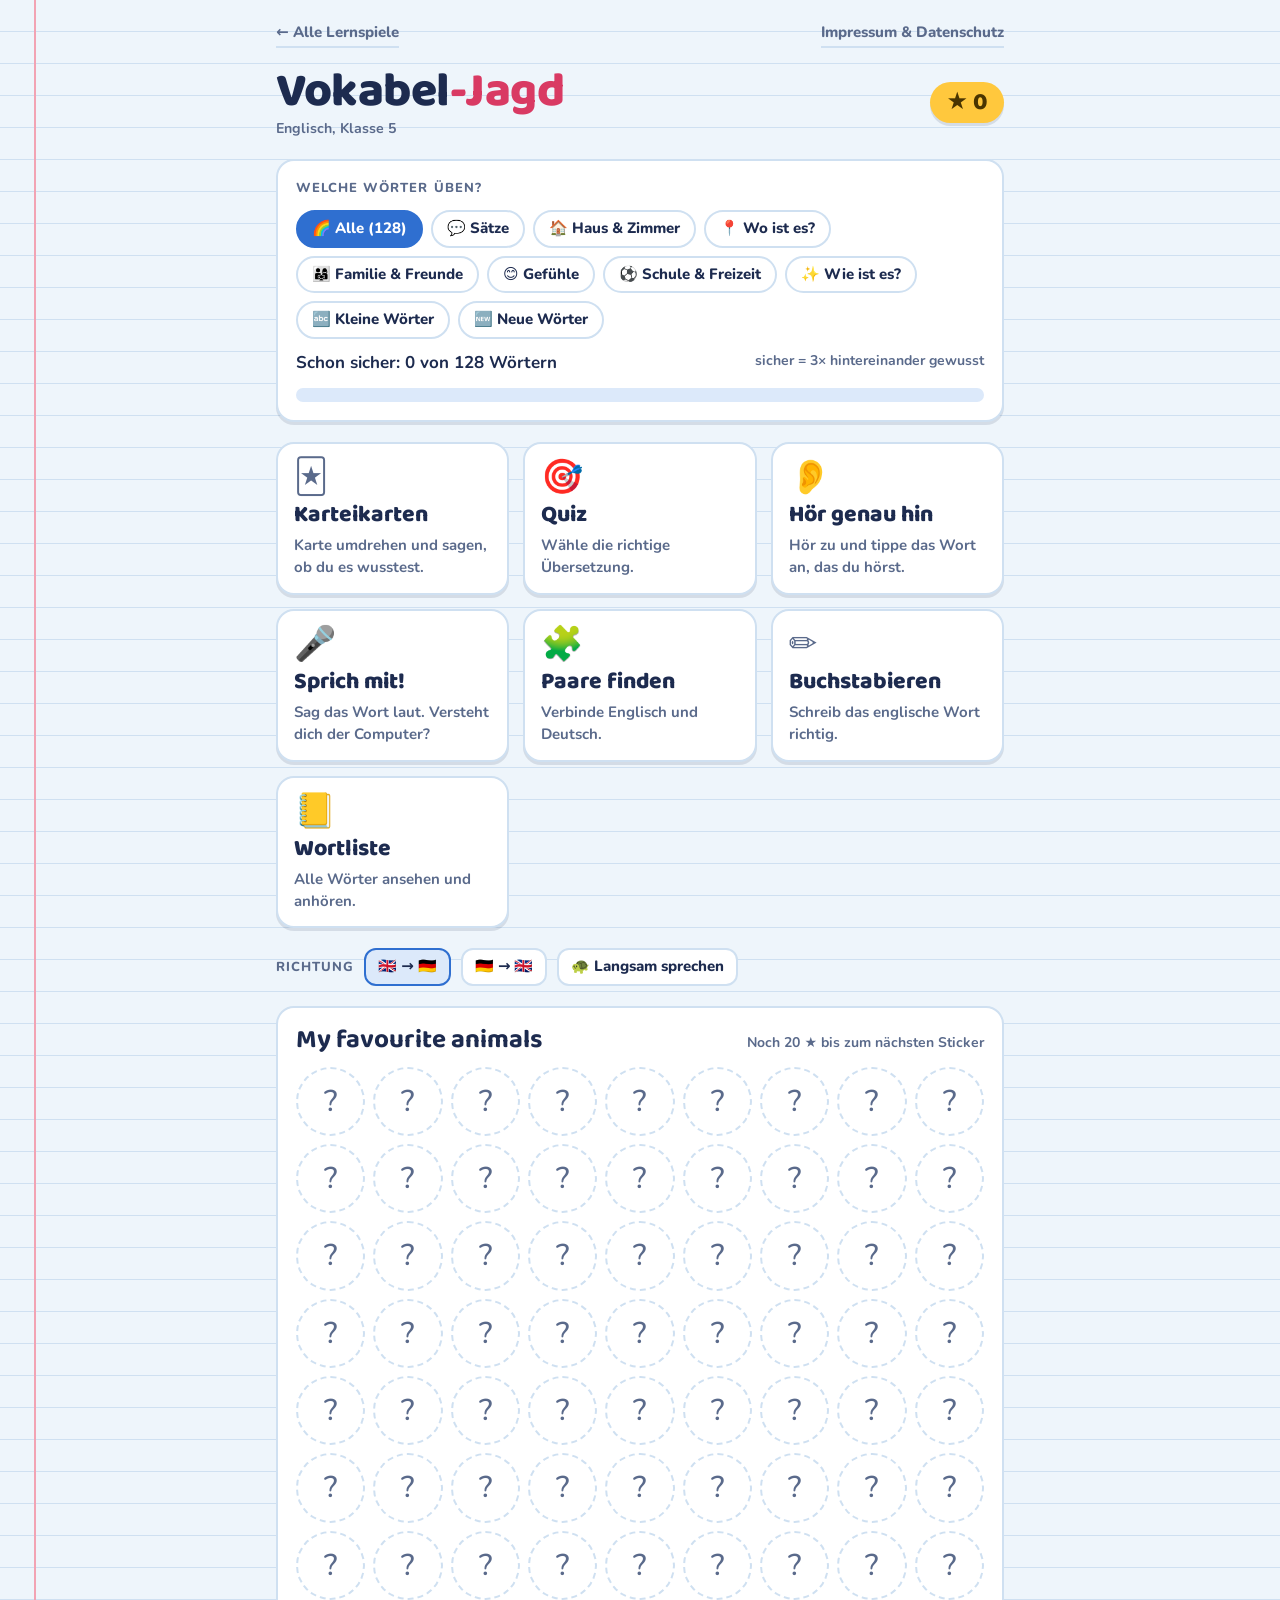
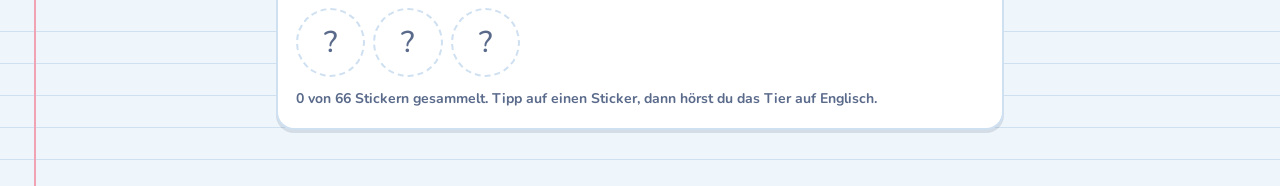
<file: spiele/vokabel-jagd/index.html>
<!doctype html>
<html lang="de">
<head>
<meta charset="utf-8">
<meta name="viewport" content="width=device-width, initial-scale=1, viewport-fit=cover">
<meta name="description" content="Englisch-Vokabeln für die 5. Klasse: Karteikarten, Quiz, Hören, Sprechen, Paare finden und Buchstabieren. Mit Sternen und Tier-Stickern.">
<meta property="og:title" content="Vokabel-Jagd">
<meta property="og:description" content="Englisch-Vokabeln für die 5. Klasse üben, mit Sternen und Tier-Stickern.">
<meta property="og:image" content="vorschau.png">
<meta name="theme-color" content="#2F6FD0">
<title>Vokabel-Jagd</title>
<link rel="stylesheet" href="../../fonts/fonts.css">
<link rel="preload" href="../../fonts/baloo-2-latin-800-normal.woff2" as="font" type="font/woff2" crossorigin>
<style>
/* Layout: ein Englisch-Schulheft (linierte Seite mit rotem Rand), darauf große Spielkarten wie Aufkleber */
:root {
  --paper: #EEF5FB;
  --line: #CFE0F1;
  --margin: #F2A3B3;
  --card: #FFFFFF;
  --ink: #1D2B4F;
  --muted: #5A6A8B;
  --sky: #2F6FD0;
  --sky-soft: #DCE9FA;
  --sun: #FFC83D;
  --sun-ink: #4A3500;
  --berry: #D93A63;
  --berry-soft: #FBE1E8;
  --leaf: #23935D;
  --leaf-soft: #DDF3E7;
  --shadow: 0 3px 0 rgba(29,43,79,.12);
  --display: "Baloo 2", "Comic Sans MS", "Trebuchet MS", system-ui, sans-serif;
  --body: "Nunito", "Segoe UI", system-ui, sans-serif;
}
@media (prefers-color-scheme: dark) {
  :root:not([data-theme="light"]) {
    --paper: #142039; --line: #213152; --margin: #6B3346; --card: #1C2B4A;
    --ink: #EAF1FF; --muted: #A2B2D4; --sky: #78A9F5; --sky-soft: #24395F;
    --sun: #FFD25E; --sun-ink: #3A2A00; --berry: #FF7396; --berry-soft: #4A2234;
    --leaf: #52CF8F; --leaf-soft: #1B4232; --shadow: 0 3px 0 rgba(0,0,0,.35);
    color-scheme: dark;
  }
}
:root[data-theme="dark"] {
  --paper: #142039; --line: #213152; --margin: #6B3346; --card: #1C2B4A;
  --ink: #EAF1FF; --muted: #A2B2D4; --sky: #78A9F5; --sky-soft: #24395F;
  --sun: #FFD25E; --sun-ink: #3A2A00; --berry: #FF7396; --berry-soft: #4A2234;
  --leaf: #52CF8F; --leaf-soft: #1B4232; --shadow: 0 3px 0 rgba(0,0,0,.35);
  color-scheme: dark;
}
* { box-sizing: border-box; }
html, body { min-height: 100%; }
body {
  background-color: var(--paper);
  background-image:
    linear-gradient(90deg, transparent 0, transparent 34px, var(--margin) 34px, var(--margin) 36px, transparent 36px),
    repeating-linear-gradient(180deg, transparent 0, transparent 31px, var(--line) 31px, var(--line) 32px);
  color: var(--ink);
  font-family: var(--body);
  font-size: 17px;
  line-height: 1.45;
}
.wrap {
  max-width: 760px; margin: 0 auto;
  padding-block: 18px 48px;
  padding-left: max(16px, env(safe-area-inset-left, 0px));
  padding-right: max(16px, env(safe-area-inset-right, 0px));
  display: flex; flex-direction: column; gap: 20px;
}
button { font: inherit; color: inherit; cursor: pointer; }
button:focus-visible, input:focus-visible { outline: 3px solid var(--sky); outline-offset: 3px; }
h1, h2, h3 { font-family: var(--display); line-height: 1.1; margin: 0; text-wrap: balance; }

/* Kopfzeile */
.top { display: flex; align-items: center; justify-content: space-between; gap: 12px; flex-wrap: wrap; }
.brand { display: flex; flex-direction: column; }
.brand h1 { font-size: clamp(34px, 8vw, 48px); font-weight: 800; letter-spacing: -.5px; }
.brand h1 span { color: var(--berry); }
.brand small { color: var(--muted); font-weight: 700; }
.starbox {
  display: inline-flex; align-items: center; gap: 8px;
  background: var(--sun); color: var(--sun-ink);
  font-family: var(--display); font-weight: 800; font-size: 24px;
  padding: 4px 16px 2px; border-radius: 999px; box-shadow: var(--shadow);
  font-variant-numeric: tabular-nums;
}
.starbox.pop { animation: pop .35s ease; }
@keyframes pop { 50% { transform: scale(1.18); } }

.panel { background: var(--card); border-radius: 18px; padding: 18px; box-shadow: var(--shadow); border: 2px solid var(--line); }
.label { font-size: 13px; font-weight: 800; letter-spacing: .08em; text-transform: uppercase; color: var(--muted); }

/* Themen-Chips */
.chips { display: flex; flex-wrap: wrap; gap: 8px; }
.chip {
  border: 2px solid var(--line); background: var(--card); border-radius: 999px;
  padding: 6px 14px; font-weight: 800; font-size: 15px;
}
.chip[aria-pressed="true"] { background: var(--sky); border-color: var(--sky); color: var(--card); }

.progress { height: 14px; border-radius: 99px; background: var(--sky-soft); overflow: hidden; }
.progress > i { display: block; height: 100%; background: var(--leaf); border-radius: 99px; transition: width .4s; }

/* Spiel-Kacheln */
.modes { display: grid; grid-template-columns: repeat(auto-fill, minmax(200px, 1fr)); gap: 14px; }
.mode {
  text-align: left; border: none; border-radius: 18px; padding: 16px 16px 14px;
  background: var(--card); box-shadow: var(--shadow); border: 2px solid var(--line);
  display: flex; flex-direction: column; gap: 4px; min-height: 128px;
  transition: transform .12s;
}
.mode:hover { transform: translateY(-3px) rotate(-.6deg); }
.mode .ic { font-size: 34px; line-height: 1; }
.mode b { font-family: var(--display); font-size: 23px; font-weight: 800; }
.mode span { color: var(--muted); font-size: 15px; font-weight: 600; }

.settings { display: flex; flex-wrap: wrap; gap: 10px; align-items: center; }
.toggle { border: 2px solid var(--line); background: var(--card); border-radius: 12px; padding: 6px 12px; font-weight: 800; font-size: 15px; }
.toggle[aria-pressed="true"] { border-color: var(--sky); background: var(--sky-soft); }

/* Sticker */
.stickers { display: grid; grid-template-columns: repeat(auto-fill, minmax(64px, 1fr)); gap: 8px; }
.sticker {
  aspect-ratio: 1; max-width: 100%; border-radius: 50%; border: 2px dashed var(--line);
  display: grid; place-items: center; font-size: 30px; background: transparent; color: var(--muted);
}
.sticker.got { border: 3px solid var(--card); background: var(--sun); box-shadow: var(--shadow); transform: rotate(-6deg); }
.sticker.got:nth-child(even) { transform: rotate(5deg); }
.sticker small { display: block; max-width: 92%; overflow-wrap: anywhere; line-height: 1.1; font-size: 10px; font-weight: 800; color: var(--sun-ink); margin-top: -6px; }

/* Spielbildschirm */
.gamebar { display: flex; align-items: center; gap: 12px; }
.back { border: 2px solid var(--line); background: var(--card); border-radius: 12px; padding: 6px 12px; font-weight: 800; }
.dots { flex: 1; display: flex; gap: 5px; flex-wrap: wrap; min-width: 0; }
.dots i { width: 14px; height: 14px; border-radius: 50%; background: var(--sky-soft); border: 2px solid var(--line); }
.dots i.ok { background: var(--leaf); border-color: var(--leaf); }
.dots i.no { background: var(--berry); border-color: var(--berry); }
.dots i.now { border-color: var(--sky); transform: scale(1.25); }

.stage { display: flex; flex-direction: column; gap: 16px; align-items: stretch; }
.prompt {
  background: var(--card); border-radius: 22px; box-shadow: var(--shadow); border: 2px solid var(--line);
  padding: 26px 18px; text-align: center; display: flex; flex-direction: column; align-items: center; gap: 8px;
  min-width: 0;
}
.prompt .emo { font-size: 54px; line-height: 1; }
.prompt .word { font-family: var(--display); font-weight: 800; font-size: clamp(28px, 7vw, 44px); overflow-wrap: anywhere; }
.prompt .hint { color: var(--muted); font-weight: 700; }
.say {
  border: none; background: var(--sky); color: var(--card); border-radius: 999px;
  padding: 8px 18px; font-weight: 800; display: inline-flex; gap: 6px; align-items: center;
}
.say.big { font-size: 22px; padding: 18px 30px; }

.opts { display: grid; grid-template-columns: repeat(2, minmax(0, 1fr)); gap: 12px; }
@media (max-width: 480px) { .opts { grid-template-columns: 1fr; } }
.opt {
  border: 3px solid var(--line); background: var(--card); border-radius: 16px; padding: 14px 12px;
  font-weight: 800; font-size: 19px; box-shadow: var(--shadow); min-height: 64px; overflow-wrap: anywhere;
}
.opt:hover:not(:disabled) { border-color: var(--sky); }
.opt.ok { background: var(--leaf-soft); border-color: var(--leaf); }
.opt.no { background: var(--berry-soft); border-color: var(--berry); animation: shake .35s; }
.opt:disabled { cursor: default; }
@keyframes shake { 25% { transform: translateX(-6px); } 75% { transform: translateX(6px); } }

.feedback { min-height: 30px; text-align: center; font-weight: 800; font-size: 19px; }
.feedback.ok { color: var(--leaf); }
.feedback.no { color: var(--berry); }

.actions { display: flex; gap: 12px; justify-content: center; flex-wrap: wrap; }
.btn {
  border: none; border-radius: 14px; padding: 12px 22px; font-weight: 800; font-size: 18px;
  background: var(--sky); color: var(--card); box-shadow: var(--shadow);
}
.btn.sun { background: var(--sun); color: var(--sun-ink); }
.btn.leaf { background: var(--leaf); color: var(--card); }
.btn.berry { background: var(--berry); color: var(--card); }
.btn.ghost { background: var(--card); color: var(--ink); border: 2px solid var(--line); }

/* Karteikarte */
.flip { perspective: 1000px; border: none; background: none; padding: 0; width: 100%; }
.flip-in { position: relative; min-height: 240px; transition: transform .5s; transform-style: preserve-3d; }
.flip.on .flip-in { transform: rotateY(180deg); }
.face {
  position: absolute; inset: 0; backface-visibility: hidden; -webkit-backface-visibility: hidden;
  background: var(--card); border-radius: 22px; border: 2px solid var(--line); box-shadow: var(--shadow);
  display: flex; flex-direction: column; align-items: center; justify-content: center; gap: 8px; padding: 18px;
}
.face.back { transform: rotateY(180deg); background: var(--sky-soft); }
.face .word { font-family: var(--display); font-weight: 800; font-size: clamp(28px, 7vw, 44px); text-align: center; overflow-wrap: anywhere; }
.face .emo { font-size: 50px; line-height: 1; }
.face .tap { color: var(--muted); font-weight: 700; font-size: 14px; }

/* Zuordnen */
.match { display: grid; grid-template-columns: 1fr 1fr; gap: 10px; }
.match .col { display: flex; flex-direction: column; gap: 10px; min-width: 0; }
.tile {
  border: 3px solid var(--line); background: var(--card); border-radius: 14px; padding: 12px 8px;
  font-weight: 800; font-size: 17px; min-height: 58px; box-shadow: var(--shadow); overflow-wrap: anywhere;
}
.tile.sel { border-color: var(--sky); background: var(--sky-soft); }
.tile.done { border-color: var(--leaf); background: var(--leaf-soft); opacity: .55; }
.tile.no { border-color: var(--berry); animation: shake .35s; }

/* Buchstabieren */
.mask { font-family: ui-monospace, "SFMono-Regular", Menlo, Consolas, monospace; font-size: 24px; letter-spacing: .18em; font-weight: 700; color: var(--muted); overflow-wrap: anywhere; text-align: center; }
.spell { width: 100%; font: 800 26px var(--body); padding: 12px 16px; border-radius: 14px; border: 3px solid var(--line); background: var(--card); color: var(--ink); text-align: center; }
.spell.ok { border-color: var(--leaf); }
.spell.no { border-color: var(--berry); animation: shake .35s; }

/* Sprich mit! */
.mic {
  width: 112px; height: 112px; border-radius: 50%; border: 4px solid var(--card); background: var(--berry); color: var(--card);
  font-size: 50px; line-height: 1; box-shadow: var(--shadow); display: grid; place-items: center; transition: transform .12s;
}
.mic:hover:not(:disabled) { transform: scale(1.05); }
.mic.on { background: var(--leaf); animation: pulse 1.1s ease-out infinite; }
.mic:disabled { opacity: .4; cursor: default; }
@keyframes pulse { 0% { box-shadow: 0 0 0 0 rgba(35,147,93,.55); } 100% { box-shadow: 0 0 0 24px rgba(35,147,93,0); } }
.micnote { text-align: center; color: var(--muted); font-weight: 700; min-height: 24px; }
.heard { text-align: center; font-weight: 700; color: var(--muted); min-height: 24px; overflow-wrap: anywhere; }
.heard b { color: var(--ink); }

/* Ende */
.result { text-align: center; display: flex; flex-direction: column; gap: 12px; align-items: center; }
.result .big { font-size: 70px; line-height: 1; }
.result h2 { font-size: clamp(32px, 8vw, 46px); }
.newsticker { background: var(--sun); color: var(--sun-ink); border-radius: 18px; padding: 14px 18px; font-weight: 800; box-shadow: var(--shadow); }
.newsticker .s { font-size: 46px; display: block; }

/* Wortliste */
.list { width: 100%; border-collapse: collapse; }
.list td { padding: 8px 6px; border-bottom: 1px solid var(--line); vertical-align: middle; }
.list td.en { font-weight: 800; }
.list td.de { color: var(--muted); font-weight: 600; }
.list td.lvl { white-space: nowrap; font-size: 13px; color: var(--muted); }
.mini { border: none; background: var(--sky-soft); border-radius: 99px; width: 36px; height: 36px; font-size: 16px; }
.cathead { font-family: var(--display); font-size: 24px; margin: 14px 0 4px; }
.note { color: var(--muted); font-size: 14px; font-weight: 600; }

canvas#confetti { position: fixed; inset: 0; pointer-events: none; z-index: 20; width: 100%; height: 100%; }
@media (prefers-reduced-motion: reduce) { * { animation: none !important; transition: none !important; } }
/* Link zurück zur Auswahlseite */
.backbar { max-width: 760px; margin: 0 auto; padding-top: 14px; display: flex; justify-content: space-between; gap: 8px 16px; flex-wrap: wrap; padding-left: max(16px, env(safe-area-inset-left, 0px)); padding-right: max(16px, env(safe-area-inset-right, 0px)); }
.homelink { color: var(--muted); font-weight: 800; font-size: 15px; text-decoration: none; border-bottom: 2px solid var(--line); padding-bottom: 2px; }
.homelink:hover { color: var(--ink); }
.homelink:focus-visible { outline: 3px solid var(--sky); outline-offset: 3px; border-radius: 6px; }
</style>
</head>
<body>

<canvas id="confetti" hidden></canvas>
<nav class="backbar"><a class="homelink" href="../../">← Alle Lernspiele</a><a class="homelink" href="../../datenschutz.html">Impressum &amp; Datenschutz</a></nav>
<main class="wrap" id="app"></main>

<script>
/* ---------- Wortliste (aus dem Heft) ---------- */
const CATS = {
  saetze:   { name: "Sätze", icon: "💬" },
  haus:     { name: "Haus & Zimmer", icon: "🏠" },
  wo:       { name: "Wo ist es?", icon: "📍" },
  leute:    { name: "Familie & Freunde", icon: "👨‍👩‍👧" },
  gefuehle: { name: "Gefühle", icon: "😊" },
  sachen:   { name: "Schule & Freizeit", icon: "⚽" },
  wie:      { name: "Wie ist es?", icon: "✨" },
  klein:    { name: "Kleine Wörter", icon: "🔤" },
  neu:      { name: "Neue Wörter", icon: "🆕" }
};
const RAW = {
  saetze: [
    ["Hi, my name is …", "Hallo, ich heiße …", "👋"],
    ["What's your name?", "Wie heißt du?", "❓"],
    ["Hello, I'm …", "Hallo, ich bin …", "🙋"],
    ["Where are you from?", "Woher kommst du?", "🌍"],
    ["This is my brother.", "Das ist mein Bruder.", "👦"],
    ["This is my sister.", "Das ist meine Schwester.", "👧"],
    ["How old are you?", "Wie alt bist du?", "🎂"],
    ["We're …", "Wir sind …", "👫"],
    ["… are my favourite animals.", "… sind meine Lieblingstiere.", "🐾"],
    ["I like …", "Ich mag …", "👍"],
    ["I don't like …", "Ich mag … nicht.", "👎"],
    ["Are you OK?", "Geht es dir gut?", "🤗"],
    ["What about …?", "Was ist mit …? / Wie wäre es mit …?", "🤔"],
    ["Let's …", "Lass uns …", "🙌"]
  ],
  haus: [
    ["house", "Haus", "🏠"], ["room", "Zimmer", "🚪"], ["kitchen", "Küche", "🍳"],
    ["bedroom", "Schlafzimmer", "🛌"], ["garden", "Garten", "🌷"], ["window", "Fenster", "🪟"],
    ["door", "Tür", "🚪"], ["front door", "Haustür", "🏡"], ["lamp", "Lampe", "💡"],
    ["chair", "Stuhl", "🪑"], ["shelf", "Regal", "📚"], ["attic", "Dachboden", "🏚️"],
    ["floor", "Fußboden", "🟫"], ["wall", "Wand", "🧱"], ["cupboard", "Schrank", "🗄️"],
    ["bed", "Bett", "🛏️"], ["stairs", "Treppe", "🪜"], ["desk", "Schreibtisch", "🖥️"],
    ["carpet", "Teppich", "🧶"], ["upstairs", "oben (im Haus)", "⬆️"], ["downstairs", "unten (im Haus)", "⬇️"],
    ["home", "Zuhause", "🏡"], ["at home", "zu Hause", "🛋️"]
  ],
  wo: [
    ["in the room", "im Zimmer", "🚪"], ["on the table", "auf dem Tisch", "🍽️"],
    ["next to the door", "neben der Tür", "🚪"], ["behind the oven", "hinter dem Ofen", "🔥"],
    ["in front of the house", "vor dem Haus", "🏠"], ["between the door and the wall", "zwischen der Tür und der Wand", "↔️"]
  ],
  leute: [
    ["twin", "Zwilling", "👯"], ["girl", "Mädchen", "👧"], ["boy", "Junge", "👦"],
    ["dad", "Papa", "👨"], ["mum", "Mama", "👩"], ["friend", "Freund / Freundin", "🤝"],
    ["grandma", "Oma", "👵"], ["grandpa", "Opa", "👴"]
  ],
  gefuehle: [
    ["happy", "glücklich, fröhlich", "😀"], ["sad", "traurig", "😢"], ["angry", "wütend", "😠"],
    ["tired", "müde", "😴"], ["excited", "aufgeregt", "🤩"], ["worried", "besorgt", "😟"],
    ["lonely", "einsam", "🥺"]
  ],
  sachen: [
    ["book", "Buch", "📖"], ["school", "Schule", "🏫"], ["football", "Fußball", "⚽"],
    ["in-line skating", "Inlineskaten", "🛼"], ["mobile phone", "Handy", "📱"], ["phone", "Telefon", "☎️"],
    ["shoe", "Schuh", "👟"], ["photo", "Foto", "📷"], ["word", "Wort", "🔤"],
    ["example", "Beispiel", "📝"], ["place", "Ort, Platz", "📍"],
    ["to listen to", "zuhören", "👂"], ["to read", "lesen", "📖"], ["to say", "sagen", "🗣️"]
  ],
  wie: [
    ["big", "groß", "🐘"], ["small", "klein", "🐭"], ["new", "neu", "✨"], ["old", "alt", "🏺"],
    ["boring", "langweilig", "🥱"], ["fantastic", "fantastisch", "🤩"], ["easy", "leicht, einfach", "👌"],
    ["best", "beste(r, s)", "🏆"], ["right", "richtig; rechts", "✅"], ["left", "links", "⬅️"],
    ["wrong", "falsch", "❌"]
  ],
  klein: [
    ["and", "und", "➕"], ["are", "bist / sind / seid", "🟰"], ["too", "auch", "🙋"],
    ["for", "für", "🎁"], ["with", "mit", "🤝"], ["he's", "er ist", "👦"], ["in", "in", "📦"],
    ["not", "nicht", "🚫"], ["here", "hier", "📍"], ["many", "viele", "🔢"],
    ["because", "weil", "💡"], ["but", "aber", "↩️"], ["really", "wirklich", "😮"],
    ["very", "sehr", "💯"], ["now", "jetzt", "⏰"], ["about", "über", "💬"],
    ["a bit", "ein bisschen", "🤏"], ["well", "na ja, also", "🤷"]
  ],
  neu: [
    ["a picture", "ein Bild", "🖼️"], ["a child", "ein Kind", "🧒"], ["a mouse", "eine Maus", "🐭"],
    ["chocolate", "Schokolade", "🍫"], ["sun", "Sonne", "☀️"], ["daughter", "Tochter", "👧"],
    ["son", "Sohn", "👦"], ["funny", "lustig", "😂"], ["noisy", "laut", "📢"],
    ["to bring", "bringen", "📦"], ["to help", "helfen", "🤝"], ["to find", "finden", "🔍"],
    ["people", "Leute, Menschen", "👥"], ["Mr", "Herr (vor Namen)", "👨"], ["Mrs", "Frau (vor Namen)", "👩"],
    ["to be", "sein", "🟰"], ["page", "Seite", "📄"], ["from", "von, aus", "🌍"],
    ["nice", "nett, schön", "😊"], ["to love", "lieben", "❤️"], ["why", "warum", "❓"],
    ["to come", "kommen", "🚶"], ["shop", "Laden, Geschäft", "🏪"], ["to go", "gehen", "🚶‍♀️"],
    ["number", "Zahl, Nummer", "🔢"], ["English", "Englisch", "🇬🇧"], ["to look", "schauen, gucken", "👀"]
  ]
};
const WORDS = [];
for (const c in RAW) RAW[c].forEach(([en, de, emo]) => WORDS.push({ id: c + ":" + en, en, de, emo, cat: c }));

const ANIMALS = [
  ["🦊","fox","Fuchs"],["🐼","panda","Panda"],["🦉","owl","Eule"],["🐬","dolphin","Delfin"],
  ["🦁","lion","Löwe"],["🐧","penguin","Pinguin"],["🐸","frog","Frosch"],["🦄","unicorn","Einhorn"],
  ["🐙","octopus","Krake"],["🦒","giraffe","Giraffe"],["🐨","koala","Koala"],["🐝","bee","Biene"],
  ["🦋","butterfly","Schmetterling"],["🐳","whale","Wal"],["🐯","tiger","Tiger"],["🐰","rabbit","Kaninchen"],
  ["🐶","dog","Hund"],["🐱","cat","Katze"],["🐴","horse","Pferd"],["🐢","turtle","Schildkröte"],
  ["🐘","elephant","Elefant"],["🦓","zebra","Zebra"],["🐒","monkey","Affe"],["🦍","gorilla","Gorilla"],
  ["🐻","bear","Bär"],["🐻‍❄️","polar bear","Eisbär"],["🐺","wolf","Wolf"],["🦌","deer","Hirsch"],
  ["🐿️","squirrel","Eichhörnchen"],["🦔","hedgehog","Igel"],["🦇","bat","Fledermaus"],["🐭","mouse","Maus"],
  ["🐹","hamster","Hamster"],["🐷","pig","Schwein"],["🐮","cow","Kuh"],["🐑","sheep","Schaf"],
  ["🐐","goat","Ziege"],["🐔","chicken","Huhn"],["🐤","chick","Küken"],["🦆","duck","Ente"],
  ["🦢","swan","Schwan"],["🦜","parrot","Papagei"],["🦩","flamingo","Flamingo"],["🦅","eagle","Adler"],
  ["🦚","peacock","Pfau"],["🐊","crocodile","Krokodil"],["🐍","snake","Schlange"],["🦎","lizard","Eidechse"],
  ["🦖","dinosaur","Dinosaurier"],["🐠","fish","Fisch"],["🦈","shark","Hai"],["🦭","seal","Robbe"],
  ["🦀","crab","Krebs"],["🐌","snail","Schnecke"],["🐞","ladybird","Marienkäfer"],["🕷️","spider","Spinne"],
  ["🦘","kangaroo","Känguru"],["🦛","hippo","Nilpferd"],["🦏","rhino","Nashorn"],["🐪","camel","Kamel"],
  ["🦙","llama","Lama"],["🦥","sloth","Faultier"],["🦦","otter","Otter"],["🦡","badger","Dachs"],
  ["🐉","dragon","Drache"],["🦕","long-neck dinosaur","Langhals-Dino"]
];
const STARS_PER_STICKER = 20;

/* ---------- Speicher (nur in diesem Browser) ---------- */
const KEY = "vokabeljagd-v1";
let S = { stars: 0, box: {}, slow: false, dir: "en", cat: "all" };
try { const s = JSON.parse(localStorage.getItem(KEY) || "null"); if (s) S = Object.assign(S, s); } catch (e) {}
function save() { try { localStorage.setItem(KEY, JSON.stringify(S)); } catch (e) {} }

/* ---------- Hilfen ---------- */
const $app = document.getElementById("app");
const esc = s => String(s).replace(/[&<>"']/g, c => ({ "&": "&amp;", "<": "&lt;", ">": "&gt;", '"': "&quot;", "'": "&#39;" }[c]));
const shuffle = a => { a = a.slice(); for (let i = a.length - 1; i > 0; i--) { const j = Math.floor(Math.random() * (i + 1)); [a[i], a[j]] = [a[j], a[i]]; } return a; };
const box = w => S.box[w.id] || 0;
function pool() { return S.cat === "all" ? WORDS : WORDS.filter(w => w.cat === S.cat); }
function pick(n, list) {
  list = list || pool();
  return list.map(w => ({ w, k: box(w) + Math.random() * 2.5 })).sort((a, b) => a.k - b.k).slice(0, n).map(x => x.w);
}
function grade(w, ok) {
  S.box[w.id] = ok ? Math.min(5, box(w) + 1) : Math.max(0, box(w) - 1);
  save();
}
function addStars(n) {
  const before = Math.floor(S.stars / STARS_PER_STICKER);
  S.stars += n; save();
  if (G) G.earned += n;
  const el = document.getElementById("stars");
  if (el) { el.textContent = "★ " + S.stars; el.classList.remove("pop"); void el.offsetWidth; el.classList.add("pop"); }
  if (Math.floor(S.stars / STARS_PER_STICKER) > before && G) G.newSticker = true;
}
const stickerCount = () => Math.min(ANIMALS.length, Math.floor(S.stars / STARS_PER_STICKER));

/* ---------- Aussprache ---------- */
const canSpeak = "speechSynthesis" in window;
/* Datenschutz: Es werden nur Stimmen genutzt, die auf dem Gerät laufen (localService).
   Online-Stimmen (z. B. die „Google“-Stimmen in Chrome) schicken den Text an den Browser-Hersteller;
   die gibt es nur, wenn das ausdrücklich erlaubt wurde, und nur bis zum Neuladen der Seite. */
let voice = null, voicesLoaded = false, onlineVoiceOK = false;
function findVoice() {
  if (!canSpeak) return;
  const vs = speechSynthesis.getVoices();
  if (vs.length) voicesLoaded = true;
  const en = vs.filter(v => /^en/i.test(v.lang));
  const best = list => list.find(v => /^en[-_]GB/i.test(v.lang)) || list[0] || null;
  voice = best(en.filter(v => v.localService)) || (onlineVoiceOK ? best(en) : null);
}
if (canSpeak) { findVoice(); speechSynthesis.onvoiceschanged = () => { const had = !!voice; findVoice(); if (!G && !had && $app.querySelector(".modes")) home(); }; }
function speak(text, rate) {
  if (!canSpeak) return;
  if (!voice) findVoice();
  if (!voice) return;
  const t = text.replace(/…/g, " ").replace(/\s+/g, " ").trim();
  speechSynthesis.cancel();
  const u = new SpeechSynthesisUtterance(t);
  u.lang = "en-GB"; if (voice) u.voice = voice;
  u.rate = rate || (S.slow ? 0.6 : 0.9);
  speechSynthesis.speak(u);
}

/* ---------- Geräusche ---------- */
let ac = null;
function beep(ok) {
  try {
    ac = ac || new (window.AudioContext || window.webkitAudioContext)();
    const notes = ok ? [660, 880] : [220, 180];
    notes.forEach((f, i) => {
      const o = ac.createOscillator(), g = ac.createGain();
      o.type = ok ? "triangle" : "sawtooth"; o.frequency.value = f;
      g.gain.setValueAtTime(0.0001, ac.currentTime + i * 0.11);
      g.gain.exponentialRampToValueAtTime(ok ? 0.18 : 0.07, ac.currentTime + i * 0.11 + 0.02);
      g.gain.exponentialRampToValueAtTime(0.0001, ac.currentTime + i * 0.11 + 0.18);
      o.connect(g).connect(ac.destination); o.start(ac.currentTime + i * 0.11); o.stop(ac.currentTime + i * 0.11 + 0.2);
    });
  } catch (e) {}
}

/* ---------- Konfetti ---------- */
function confetti() {
  if (matchMedia("(prefers-reduced-motion: reduce)").matches) return;
  const c = document.getElementById("confetti"); c.hidden = false;
  const x = c.getContext("2d"); c.width = innerWidth; c.height = innerHeight;
  const cols = ["#FFC83D", "#D93A63", "#2F6FD0", "#23935D", "#8E5BD9"];
  const ps = Array.from({ length: 140 }, () => ({ x: Math.random() * c.width, y: -20 - Math.random() * c.height * .5, vx: (Math.random() - .5) * 3, vy: 2 + Math.random() * 4, r: Math.random() * 6, a: Math.random() * 6, col: cols[Math.floor(Math.random() * cols.length)] }));
  let t = 0;
  (function step() {
    x.clearRect(0, 0, c.width, c.height);
    ps.forEach(p => { p.x += p.vx; p.y += p.vy; p.a += .15; x.save(); x.translate(p.x, p.y); x.rotate(p.a); x.fillStyle = p.col; x.fillRect(-4, -2 - p.r / 2, 8, 4 + p.r); x.restore(); });
    if (++t < 180) requestAnimationFrame(step); else { x.clearRect(0, 0, c.width, c.height); c.hidden = true; }
  })();
}

/* ---------- Startseite ---------- */
const MODES = [
  { id: "cards", ic: "🃏", name: "Karteikarten", text: "Karte umdrehen und sagen, ob du es wusstest." },
  { id: "quiz", ic: "🎯", name: "Quiz", text: "Wähle die richtige Übersetzung." },
  { id: "listen", ic: "👂", name: "Hör genau hin", text: "Hör zu und tippe das Wort an, das du hörst." },
  { id: "talk", ic: "🎤", name: "Sprich mit!", text: "Sag das Wort laut. Versteht dich der Computer?" },
  { id: "match", ic: "🧩", name: "Paare finden", text: "Verbinde Englisch und Deutsch." },
  { id: "spell", ic: "✏️", name: "Buchstabieren", text: "Schreib das englische Wort richtig." },
  { id: "list", ic: "📒", name: "Wortliste", text: "Alle Wörter ansehen und anhören." }
];
let G = null;

function header() {
  return `<div class="top"><div class="brand"><h1>Vokabel<span>-Jagd</span></h1><small>Englisch, Klasse 5</small></div>
    <div class="starbox" id="stars" aria-label="Sterne">★ ${S.stars}</div></div>`;
}

function home() {
  G = null; stopListening();
  const all = pool(), sure = all.filter(w => box(w) >= 3).length;
  const n = stickerCount();
  const toNext = STARS_PER_STICKER - (S.stars % STARS_PER_STICKER);
  $app.innerHTML = header() + `
  <section class="panel" style="display:flex;flex-direction:column;gap:12px">
    <div class="label">Welche Wörter üben?</div>
    <div class="chips">
      <button class="chip" data-cat="all" aria-pressed="${S.cat === "all"}">🌈 Alle (${WORDS.length})</button>
      ${Object.entries(CATS).map(([k, c]) => `<button class="chip" data-cat="${k}" aria-pressed="${S.cat === k}">${c.icon} ${c.name}</button>`).join("")}
    </div>
    <div style="display:flex;justify-content:space-between;gap:8px;flex-wrap:wrap"><b>Schon sicher: ${sure} von ${all.length} Wörtern</b><span class="note">sicher = 3× hintereinander gewusst</span></div>
    <div class="progress"><i style="width:${all.length ? Math.round(sure / all.length * 100) : 0}%"></i></div>
  </section>
  <section class="modes">
    ${MODES.map(m => `<button class="mode" data-mode="${m.id}"><span class="ic" aria-hidden="true">${m.ic}</span><b>${m.name}</b><span>${m.text}</span></button>`).join("")}
  </section>
  <section class="settings">
    <span class="label">Richtung</span>
    <button class="toggle" data-dir="en" aria-pressed="${S.dir === "en"}">🇬🇧 → 🇩🇪</button>
    <button class="toggle" data-dir="de" aria-pressed="${S.dir === "de"}">🇩🇪 → 🇬🇧</button>
    <button class="toggle" id="slow" aria-pressed="${S.slow}">🐢 Langsam sprechen</button>
  </section>
  ${!canSpeak ? `<p class="note">Dieser Browser kann leider nicht vorlesen. Die Spiele funktionieren trotzdem.</p>`
    : voicesLoaded && !voice ? `<section class="panel" style="display:flex;flex-direction:column;gap:10px">
      <b>Auf diesem Gerät ist keine englische Stimme installiert.</b>
      <span class="note">Der Browser hat nur eine Online-Stimme. Dafür schickt er jedes vorgelesene Wort an seinen Hersteller (bei Chrome an Google). Für Eltern: Mehr dazu unter <a href="../../datenschutz.html">Datenschutz</a>.</span>
      <div><button class="btn ghost" id="onlineVoice">Online-Stimme verwenden</button></div></section>` : ""}
  <section class="panel" style="display:flex;flex-direction:column;gap:12px">
    <div style="display:flex;justify-content:space-between;gap:8px;flex-wrap:wrap;align-items:baseline">
      <h2 style="font-size:26px">My favourite animals</h2>
      <span class="note">${n < ANIMALS.length ? `Noch ${toNext} ★ bis zum nächsten Sticker` : "Alle Sticker gesammelt!"}</span>
    </div>
    <div class="stickers">
      ${ANIMALS.map((a, i) => i < n
        ? `<button class="sticker got" data-animal="${i}" aria-label="${a[1]}">${a[0]}<small>${a[1]}</small></button>`
        : `<div class="sticker" aria-hidden="true">?</div>`).join("")}
    </div>
    <span class="note">${n} von ${ANIMALS.length} Stickern gesammelt. Tipp auf einen Sticker, dann hörst du das Tier auf Englisch.</span>
  </section>`;
  $app.querySelectorAll("[data-cat]").forEach(b => b.onclick = () => { S.cat = b.dataset.cat; save(); home(); });
  $app.querySelectorAll("[data-dir]").forEach(b => b.onclick = () => { S.dir = b.dataset.dir; save(); home(); });
  $app.querySelector("#slow").onclick = () => { S.slow = !S.slow; save(); home(); speak("Hello!"); };
  $app.querySelectorAll("[data-animal]").forEach(b => b.onclick = () => { const a = ANIMALS[+b.dataset.animal]; speak("a " + a[1]); });
  $app.querySelectorAll("[data-mode]").forEach(b => b.onclick = () => start(b.dataset.mode));
  const ov = $app.querySelector("#onlineVoice");
  if (ov) ov.onclick = () => { onlineVoiceOK = true; findVoice(); home(); speak("Hello!"); };
}

/* ---------- Spielrahmen ---------- */
function start(mode) {
  if (mode === "list") return wordList();
  if (mode === "talk" && !canListen) return noListen();
  if (mode === "talk" && !listenMode) return listenGate();
  G = { mode, i: 0, results: [], earned: 0, newSticker: false };
  if (mode === "cards") { G.items = pick(10); }
  if (mode === "quiz" || mode === "listen") { G.items = pick(10); }
  if (mode === "talk") { G.items = pick(8); }
  if (mode === "spell") { G.items = pick(8, pool().filter(w => w.en.length <= 22)); if (G.items.length < 3) G.items = pick(8, WORDS.filter(w => w.en.length <= 22)); }
  if (mode === "match") { G.items = [0, 1, 2]; }
  G.total = G.items.length;
  next();
}
function frame(inner) {
  stopListening();
  const dots = Array.from({ length: G.total }, (_, k) => `<i class="${G.results[k] === true ? "ok" : G.results[k] === false ? "no" : k === G.i ? "now" : ""}"></i>`).join("");
  $app.innerHTML = `<div class="gamebar"><button class="back" id="back">← Übersicht</button><div class="dots" aria-label="Fortschritt">${dots}</div>
    <div class="starbox" id="stars">★ ${S.stars}</div></div><section class="stage">${inner}</section>`;
  $app.querySelector("#back").onclick = home;
}
function next() {
  if (G.i >= G.total) return finish();
  ({ cards: cardRound, quiz: quizRound, listen: listenRound, talk: talkRound, match: matchRound, spell: spellRound })[G.mode]();
}
function done(ok) { G.results[G.i] = ok; G.i++; }

/* ---------- Karteikarten ---------- */
function cardRound() {
  const w = G.items[G.i];
  const front = S.dir === "en" ? w.en : w.de, back = S.dir === "en" ? w.de : w.en;
  frame(`<button class="flip" id="card" aria-label="Karte umdrehen">
      <div class="flip-in">
        <div class="face"><span class="emo">${w.emo}</span><span class="word">${esc(front)}</span><span class="tap">Tippen zum Umdrehen</span></div>
        <div class="face back"><span class="word">${esc(back)}</span><span class="tap">${esc(front)}</span></div>
      </div></button>
    <div class="actions"><button class="say" id="say">🔊 Anhören</button></div>
    <div class="actions" id="judge" hidden>
      <button class="btn berry" id="no">🔁 Noch nicht</button>
      <button class="btn leaf" id="yes">✓ Gewusst!</button>
    </div>`);
  const card = $app.querySelector("#card");
  card.onclick = () => { card.classList.toggle("on"); $app.querySelector("#judge").hidden = false; if (card.classList.contains("on") && S.dir === "de") speak(w.en); };
  $app.querySelector("#say").onclick = () => speak(w.en);
  $app.querySelector("#yes").onclick = () => { grade(w, true); addStars(1); beep(true); done(true); next(); };
  $app.querySelector("#no").onclick = () => { grade(w, false); done(false); next(); };
  if (S.dir === "en") speak(w.en);
}

/* ---------- Quiz & Hören ---------- */
function distractors(w, key, n) {
  const same = shuffle(WORDS.filter(x => x.cat === w.cat && x[key] !== w[key]));
  const other = shuffle(WORDS.filter(x => x.cat !== w.cat && x[key] !== w[key]));
  const out = [], seen = new Set([w[key]]);
  for (const x of same.concat(other)) { if (!seen.has(x[key])) { seen.add(x[key]); out.push(x); } if (out.length >= n) break; }
  return out;
}
function choiceRound(w, promptHtml, key, onShow) {
  const opts = shuffle([w].concat(distractors(w, key, 3)));
  frame(`${promptHtml}
    <div class="opts">${opts.map((o, k) => `<button class="opt" data-k="${k}">${esc(o[key])}</button>`).join("")}</div>
    <div class="feedback" id="fb" aria-live="polite"></div>
    <div class="actions"><button class="btn" id="go" hidden>Weiter →</button></div>`);
  const fb = $app.querySelector("#fb"), go = $app.querySelector("#go");
  go.onclick = next;
  $app.querySelectorAll(".opt").forEach(b => b.onclick = () => {
    const o = opts[+b.dataset.k], ok = o === w;
    $app.querySelectorAll(".opt").forEach(x => { x.disabled = true; if (opts[+x.dataset.k] === w) x.classList.add("ok"); });
    grade(w, ok); done(ok);
    if (ok) {
      addStars(1); beep(true);
      fb.className = "feedback ok"; fb.textContent = praise() + "  " + w.en + " = " + w.de;
      speak(w.en);
      setTimeout(() => { if (G && G.results.length === G.i && $app.contains(go)) next(); }, 1500);
    } else {
      b.classList.add("no"); beep(false);
      fb.className = "feedback no"; fb.textContent = "Fast! Richtig ist: " + w.en + " = " + w.de;
      go.hidden = false; speak(w.en);
    }
  });
  if (onShow) onShow();
}
function quizRound() {
  const w = G.items[G.i];
  const en = S.dir === "en";
  choiceRound(w, `<div class="prompt"><span class="emo">${w.emo}</span><span class="word">${esc(en ? w.en : w.de)}</span>
      <span class="hint">${en ? "Was heißt das auf Deutsch?" : "Wie heißt das auf Englisch?"}</span>
      ${en ? `<button class="say" id="say">🔊 Anhören</button>` : ""}</div>`, en ? "de" : "en", () => {
    const s = $app.querySelector("#say"); if (s) { s.onclick = () => speak(w.en); speak(w.en); }
  });
}
function listenRound() {
  const w = G.items[G.i];
  choiceRound(w, `<div class="prompt"><button class="say big" id="say">🔊 Nochmal hören</button>
      <span class="hint">Welches Wort hörst du?</span>
      <button class="toggle" id="sl">🐢 ganz langsam</button></div>`, "en", () => {
    $app.querySelector("#say").onclick = () => speak(w.en);
    $app.querySelector("#sl").onclick = () => speak(w.en, 0.5);
    setTimeout(() => speak(w.en), 250);
  });
}
const PRAISE = ["Super!", "Klasse!", "Great!", "Well done!", "Toll!", "Fantastic!", "Yes!", "Prima!"];
const praise = () => PRAISE[Math.floor(Math.random() * PRAISE.length)];

/* ---------- Paare finden ---------- */
function matchRound() {
  let src = pool(); if (src.length < 5) src = WORDS;
  const ws = pick(5, src);
  const left = shuffle(ws), right = shuffle(ws);
  let sel = null, found = 0, mistakes = 0;
  frame(`<div class="prompt" style="padding:16px"><span class="word" style="font-size:28px">Finde die Paare!</span><span class="hint">Tippe ein englisches Wort und dann die deutsche Übersetzung.</span></div>
    <div class="match"><div class="col">${left.map((w, k) => `<button class="tile" data-side="l" data-k="${k}">${esc(w.en)}</button>`).join("")}</div>
    <div class="col">${right.map((w, k) => `<button class="tile" data-side="r" data-k="${k}">${esc(w.de)}</button>`).join("")}</div></div>
    <div class="feedback" id="fb" aria-live="polite"></div>`);
  const fb = $app.querySelector("#fb");
  const wordOf = t => (t.dataset.side === "l" ? left : right)[+t.dataset.k];
  $app.querySelectorAll(".tile").forEach(t => t.onclick = () => {
    if (t.classList.contains("done")) return;
    if (t.dataset.side === "l") speak(wordOf(t).en);
    if (!sel || sel.dataset.side === t.dataset.side) {
      if (sel) sel.classList.remove("sel");
      sel = t; t.classList.add("sel"); return;
    }
    const a = wordOf(sel), b = wordOf(t);
    if (a === b) {
      [sel, t].forEach(x => { x.classList.remove("sel"); x.classList.add("done"); x.disabled = true; });
      grade(a, true); addStars(1); beep(true); found++;
      fb.className = "feedback ok"; fb.textContent = a.en + " = " + a.de;
      if (found === 5) { done(mistakes <= 2); fb.textContent = mistakes === 0 ? "Perfekt, ohne Fehler!" : praise(); setTimeout(() => { if (G && G.mode === "match") next(); }, 1200); }
    } else {
      mistakes++; beep(false);
      [sel, t].forEach(x => { x.classList.remove("sel"); x.classList.add("no"); setTimeout(() => x.classList.remove("no"), 400); });
      fb.className = "feedback no"; fb.textContent = "Das passt nicht. Versuch's nochmal!";
    }
    sel = null;
  });
}

/* ---------- Buchstabieren ---------- */
const norm = s => s.toLowerCase().replace(/[’`´]/g, "'").replace(/…|\.\.\.|[?!.,]/g, " ").replace(/\s+/g, " ").trim();
function spellRound() {
  const w = G.items[G.i];
  const target = norm(w.en);
  let tries = 0, hints = 0;
  const mask = shown => target.split("").map((ch, k) => /[a-z]/.test(ch) ? (k < shown ? ch : "_") : ch).join("");
  frame(`<div class="prompt"><span class="emo">${w.emo}</span><span class="word">${esc(w.de)}</span>
      <span class="hint">Schreib es auf Englisch!</span>
      <div class="mask" id="mask">${esc(mask(0))}</div></div>
    <form id="f" class="stage" autocomplete="off">
      <input class="spell" id="inp" type="text" autocapitalize="off" autocorrect="off" spellcheck="false" aria-label="Englisches Wort">
      <div class="actions">
        <button type="button" class="btn ghost" id="hint">💡 Tipp</button>
        <button type="button" class="btn ghost" id="say">🔊 Anhören</button>
        <button type="submit" class="btn sun">Prüfen ✓</button>
      </div>
    </form>
    <div class="feedback" id="fb" aria-live="polite"></div>
    <div class="actions"><button class="btn" id="go" hidden>Weiter →</button></div>`);
  const inp = $app.querySelector("#inp"), fb = $app.querySelector("#fb"), go = $app.querySelector("#go");
  inp.focus();
  go.onclick = next;
  $app.querySelector("#say").onclick = () => { hints++; speak(w.en); inp.focus(); };
  $app.querySelector("#hint").onclick = () => {
    hints++;
    const cur = norm(inp.value); let k = 0;
    while (k < cur.length && cur[k] === target[k]) k++;
    let end = k + 1; while (end < target.length && !/[a-z]/.test(target[end - 1])) end++;
    inp.value = target.slice(0, Math.min(end, target.length));
    $app.querySelector("#mask").textContent = mask(inp.value.length);
    inp.focus();
  };
  $app.querySelector("#f").onsubmit = e => {
    e.preventDefault();
    if (!go.hidden) return next();
    const v = norm(inp.value);
    if (!v) return;
    const ok = v === target, nearly = !ok && v.replace(/'/g, "") === target.replace(/'/g, "");
    if (ok || nearly) {
      inp.className = "spell ok"; inp.disabled = true; beep(true);
      grade(w, true); done(true); addStars(hints === 0 && tries === 0 ? 2 : 1);
      fb.className = "feedback ok";
      fb.textContent = nearly ? "Fast perfekt! Denk an den Apostroph: " + w.en.replace(/…/g, "").trim() : praise() + (hints === 0 && tries === 0 ? "  +2 ★" : "");
      speak(w.en); go.hidden = false; go.focus();
    } else {
      tries++; beep(false);
      inp.className = "spell no"; setTimeout(() => inp.className = "spell", 400);
      if (tries >= 3) {
        grade(w, false); done(false); inp.disabled = true;
        fb.className = "feedback no"; fb.textContent = "So schreibt man es: " + w.en.replace(/…/g, "").trim();
        speak(w.en); go.hidden = false; go.focus();
      } else {
        fb.className = "feedback no"; fb.textContent = tries === 1 ? "Noch nicht ganz. Versuch's nochmal!" : "Tipp: Hol dir einen Buchstaben mit 💡";
      }
    }
  };
}

/* ---------- Sprich mit! (Spracherkennung des Browsers) ---------- */
const SR = window.SpeechRecognition || window.webkitSpeechRecognition;
const canListen = !!SR;
let rec = null;
/* Datenschutz: Zuerst wird versucht, die Sprache auf dem Gerät zu erkennen (processLocally, Chrome ab 139).
   Dann verlässt keine Aufnahme das Gerät. Geht das nicht, nutzt der Browser einen Online-Dienst seines
   Herstellers; das passiert nur nach ausdrücklicher Zustimmung und nur bis zum Neuladen der Seite. */
let listenMode = null;            /* { local: true|false, lang } */
const LOCAL_LANGS = ["en-GB", "en-US"];
async function localSpeech() {
  if (typeof SR.available !== "function") return null;
  let later = null;
  for (const lang of LOCAL_LANGS) {
    try {
      const a = await SR.available({ langs: [lang], processLocally: true });
      if (a === "available") return { lang, state: a };
      if (!later && (a === "downloadable" || a === "downloading")) later = { lang, state: a };
    } catch (e) {}
  }
  return later;
}
function gateFrame(inner) {
  G = null; stopListening();
  $app.innerHTML = `<div class="gamebar"><button class="back" id="back">← Übersicht</button><div style="flex:1"></div><div class="starbox" id="stars">★ ${S.stars}</div></div>
    <section class="panel result">${inner}</section>`;
  $app.querySelector("#back").onclick = home;
}
function listenOnline() {
  gateFrame(`<span class="big" aria-hidden="true">🎤</span><h2>Kurz fragen: Mama, Papa?</h2>
    <p style="margin:0;max-width:36em">Auf diesem Gerät kann der Browser Sprache nur mit einem <b>Online-Dienst</b> erkennen.
    Wenn du aufs Mikrofon tippst, schickt der Browser die Aufnahme an seinen Hersteller (bei Chrome an Google, bei Edge an Microsoft, bei Safari an Apple).
    Diese Seite selbst speichert und verschickt keine Aufnahmen.</p>
    <p class="note" style="margin:0">Für Eltern: Mehr dazu unter <a href="../../datenschutz.html">Datenschutz</a>. Die Erlaubnis gilt nur, bis die Seite neu geladen wird.</p>
    <div class="actions"><button class="btn ghost" id="no">Lieber nicht</button><button class="btn" id="yes">Einverstanden</button></div>`);
  $app.querySelector("#no").onclick = home;
  $app.querySelector("#yes").onclick = () => { listenMode = { local: false, lang: "en-GB" }; start("talk"); };
}
async function listenGate() {
  gateFrame(`<span class="big" aria-hidden="true">🎤</span><h2>Einen Moment …</h2><p style="margin:0">Ich schaue, ob dein Gerät Sprache selbst erkennen kann.</p>`);
  const loc = await localSpeech();
  if (G || !$app.querySelector(".result")) return;         /* inzwischen woanders hin getippt */
  if (loc && loc.state === "available") { listenMode = { local: true, lang: loc.lang }; return start("talk"); }
  if (!loc) return listenOnline();
  gateFrame(`<span class="big" aria-hidden="true">🎤</span><h2>Einmal das Sprachpaket laden</h2>
    <p style="margin:0;max-width:36em">Dein Browser kann Sprache auch <b>direkt auf diesem Gerät</b> erkennen. Dann geht keine Aufnahme ins Internet.
    Dafür braucht er einmalig ein Sprachpaket für Englisch.</p>
    <p class="note" id="inote" style="margin:0" aria-live="polite"></p>
    <div class="actions"><button class="btn ghost" id="online">Ohne Sprachpaket</button><button class="btn" id="inst">Sprachpaket laden</button></div>`);
  $app.querySelector("#online").onclick = listenOnline;
  $app.querySelector("#inst").onclick = async e => {
    const b = e.currentTarget, note = $app.querySelector("#inote");
    b.disabled = true; note.textContent = "Wird geladen … das kann eine Weile dauern.";
    let ok = false;
    try { ok = await SR.install({ langs: [loc.lang], processLocally: true }); } catch (err) { ok = false; }
    if (!$app.querySelector("#inote")) return;
    const again = ok ? await localSpeech() : null;
    if (again && again.state === "available") { listenMode = { local: true, lang: again.lang }; return start("talk"); }
    b.disabled = false; note.textContent = "Das Sprachpaket ließ sich nicht laden. Versuch es später nochmal oder nimm „Ohne Sprachpaket“.";
  };
}
function stopListening() {
  if (!rec) return;
  const r = rec; rec = null;
  r.onresult = r.onerror = r.onend = null;
  try { r.abort(); } catch (e) {}
}
/* Wörter, die gleich klingen, zählen als gleich (die Erkennung schreibt z. B. "two" statt "too") */
const SOUNDS_SAME = [
  ["too", "two", "to", "2"], ["for", "four", "fore", "4"], ["are", "r"], ["right", "write", "rite"],
  ["son", "sun"], ["here", "hear"], ["new", "knew"], ["okay", "ok"], ["mum", "mom", "mam", "mummy"],
  ["mr", "mister"], ["mrs", "missus", "misses", "missis"], ["favourite", "favorite"], ["why", "y"],
  ["i", "eye"], ["be", "bee"], ["one", "won", "1"], ["no", "know"], ["in", "inn"], ["hi", "hiya"],
  ["grandma", "granma", "grandmother"], ["grandpa", "granpa", "grandfather"], ["dad", "daddy"],
  ["inline", "in line"], ["mobile", "mobil"]
];
const SAME_MAP = {};
SOUNDS_SAME.forEach(g => g.forEach(x => { if (!x.includes(" ")) SAME_MAP[x] = g[0]; }));
function canon(s) {
  s = String(s).toLowerCase().replace(/[’`´]/g, "'").replace(/…|\.\.\./g, " ");
  s = s.replace(/\blet's\b/g, "let us").replace(/n't\b/g, " not").replace(/'re\b/g, " are").replace(/'m\b/g, " am")
       .replace(/'s\b/g, " is").replace(/'ll\b/g, " will").replace(/'ve\b/g, " have");
  s = s.replace(/[^a-z0-9 ]+/g, " ").replace(/\s+/g, " ").trim();
  return s ? s.split(" ").map(x => SAME_MAP[x] || x).join(" ") : "";
}
function lev(a, b) {
  const d = Array.from({ length: b.length + 1 }, (_, j) => j);
  for (let i = 1; i <= a.length; i++) {
    let prev = d[0]; d[0] = i;
    for (let j = 1; j <= b.length; j++) {
      const t = d[j];
      d[j] = Math.min(d[j] + 1, d[j - 1] + 1, prev + (a[i - 1] === b[j - 1] ? 0 : 1));
      prev = t;
    }
  }
  return d[b.length];
}
/* 1 = genau getroffen, 0 = ganz anders (Vergleich der Buchstaben, Leerzeichen egal) */
function sim(a, b) {
  a = a.replace(/ /g, ""); b = b.replace(/ /g, "");
  if (!a || !b) return 0;
  return 1 - lev(a, b) / Math.max(a.length, b.length);
}
/* Vergleicht das Zielwort mit allem, was die Erkennung verstanden haben könnte.
   Ein Treffer zählt auch, wenn das Wort in einem längeren Satz steckt ("the kitchen", "I like pizza"). */
function judgeSpeech(target, alts) {
  const t0 = canon(target), targets = [t0];
  /* "picture" reicht für "a picture", "bring" für "to bring" */
  const short = t0.replace(/^(a|an|the|too) (?=\S)/, "");
  if (short !== t0) targets.push(short);
  let best = { s: 0, heard: alts[0] || "" };
  alts.forEach(h => {
    const c = canon(h), cw = c.split(" ");
    targets.forEach(t => {
      const tn = t.split(" ").length;
      let s = sim(t, c);
      for (let k = 0; k + tn <= cw.length; k++) s = Math.max(s, sim(t, cw.slice(k, k + tn).join(" ")));
      if (s > best.s + 1e-9) best = { s, heard: h };
    });
  });
  return best;
}
function noListen() {
  G = null; stopListening();
  $app.innerHTML = `<div class="gamebar"><button class="back" id="back">← Übersicht</button><div style="flex:1"></div><div class="starbox" id="stars">★ ${S.stars}</div></div>
    <section class="panel result"><span class="big" aria-hidden="true">🎤</span><h2>Hier geht das leider nicht</h2>
    <p style="margin:0;max-width:34em">Dieser Browser kann keine Sprache erkennen. „Sprich mit!“ funktioniert in <b>Chrome</b>, <b>Edge</b> und <b>Safari</b> (auf iPhone und iPad muss Siri eingeschaltet sein). Firefox kann es noch nicht.</p>
    <div class="actions"><button class="btn ghost" id="home">Zur Übersicht</button></div></section>`;
  $app.querySelector("#back").onclick = home;
  $app.querySelector("#home").onclick = home;
}
const MIC_ERR = {
  "not-allowed": "Das Mikrofon ist gesperrt. Erlaube den Zugriff aufs Mikrofon (meist über das Symbol links neben der Adresse) und versuch es nochmal.",
  "service-not-allowed": "Die Spracherkennung ist ausgeschaltet. Auf iPhone und iPad muss dafür Siri eingeschaltet sein.",
  "audio-capture": "Ich finde kein Mikrofon. Ist eins angeschlossen?",
  "network": "Für die Spracherkennung braucht der Browser Internet. Bist du online?",
  "no-speech": "Ich habe nichts gehört. Tippe aufs Mikrofon und sprich laut und deutlich.",
  "language-not-supported": "Das Sprachpaket fehlt noch. Geh zur Übersicht und starte „Sprich mit!“ nochmal."
};
function talkRound() {
  const w = G.items[G.i];
  const target = w.en.replace(/…/g, " ").replace(/\s+/g, " ").trim();
  const en = S.dir === "en";
  let tries = 0, finished = false;
  frame(`<div class="prompt"><span class="emo">${w.emo}</span>
      <span class="word" id="tw">${esc(en ? w.en : w.de)}</span>
      <span class="hint" id="th">${en ? esc(w.de) : "Sag es auf Englisch!"}</span>
      <button class="say" id="say">${en ? "🔊 Vorsprechen" : "💡 Hilfe: anhören"}</button></div>
    <div class="actions"><button class="mic" id="mic" aria-label="Mikrofon: jetzt sprechen"><span aria-hidden="true">🎤</span></button></div>
    <div class="micnote" id="note" aria-live="polite">Tippe aufs Mikrofon und sag es laut.</div>
    <div class="note" style="text-align:center">${listenMode.local ? "🔒 Deine Stimme bleibt auf diesem Gerät." : "Die Aufnahme geht zur Erkennung an den Browser-Hersteller."}</div>
    <div class="heard" id="heard"></div>
    <div class="feedback" id="fb" aria-live="polite"></div>
    <div class="actions"><button class="btn ghost" id="skip">Überspringen</button><button class="btn" id="go" hidden>Weiter →</button></div>`);
  const mic = $app.querySelector("#mic"), note = $app.querySelector("#note"), heard = $app.querySelector("#heard");
  const fb = $app.querySelector("#fb"), go = $app.querySelector("#go"), skip = $app.querySelector("#skip");
  const reveal = () => { if (!en) { $app.querySelector("#tw").textContent = w.en; $app.querySelector("#th").textContent = w.de; } };
  $app.querySelector("#say").onclick = () => { stopListening(); mic.classList.remove("on"); reveal(); speak(target); };
  go.onclick = next;
  skip.onclick = () => { stopListening(); done(false); next(); };
  const end = ok => {
    finished = true; mic.disabled = true; skip.hidden = true; go.hidden = false; go.focus();
    done(ok); reveal();
  };
  function showHeard(text) {
    heard.innerHTML = "";
    if (!text) return;
    heard.append("Ich habe verstanden: ");
    const b = document.createElement("b"); b.textContent = "„" + text + "“"; heard.append(b);
  }
  function onHeard(alts) {
    const r = judgeSpeech(target, alts);
    tries++;
    showHeard(r.heard);
    if (r.s >= 0.999) {
      beep(true); grade(w, true); addStars(tries === 1 ? 2 : 1);
      fb.className = "feedback ok"; fb.textContent = praise() + (tries === 1 ? "  +2 ★" : "  +1 ★");
      note.textContent = "Der Computer hat dich genau verstanden.";
      end(true);
    } else if (tries >= 3) {
      beep(false);
      fb.className = "feedback no"; fb.textContent = "Kein Problem! Das üben wir später nochmal.";
      note.textContent = "Hör gut zu, so klingt es:";
      end(false); setTimeout(() => speak(target), 400);
    } else {
      beep(false);
      fb.className = "feedback no";
      fb.textContent = r.s >= 0.7 ? "Fast! Sag es nochmal ganz deutlich." : "Hmm, das klang anders. Hör es dir an und versuch's nochmal!";
      note.textContent = "Noch " + (3 - tries) + (3 - tries === 1 ? " Versuch" : " Versuche") + ". Tippe aufs Mikrofon.";
    }
  }
  mic.onclick = () => {
    if (finished) return;
    if (rec) { stopListening(); mic.classList.remove("on"); note.textContent = "Tippe aufs Mikrofon und sag es laut."; return; }
    if (canSpeak) speechSynthesis.cancel();
    const r = new SR();
    r.lang = listenMode.lang; if (listenMode.local) r.processLocally = true; r.interimResults = false; r.continuous = false; r.maxAlternatives = 5;
    let got = false, failed = false;
    r.onresult = e => {
      got = true;
      const res = e.results[e.results.length - 1], alts = [];
      for (let k = 0; k < res.length; k++) alts.push(res[k].transcript);
      onHeard(alts);
    };
    r.onerror = e => {
      if (e.error === "aborted") return;
      failed = true;
      if (e.error === "language-not-supported") listenMode = null;
      note.textContent = MIC_ERR[e.error] || "Das hat nicht geklappt. Versuch es nochmal.";
    };
    r.onend = () => {
      if (rec === r) rec = null;
      mic.classList.remove("on");
      if (!got && !failed && !finished) note.textContent = MIC_ERR["no-speech"];
    };
    rec = r;
    try { r.start(); } catch (e) { rec = null; note.textContent = "Das Mikrofon startet gerade nicht. Versuch es gleich nochmal."; return; }
    mic.classList.add("on"); fb.textContent = ""; heard.innerHTML = "";
    note.textContent = "Ich höre zu … sprich jetzt!";
  };
  if (en) setTimeout(() => { if (G && G.mode === "talk" && !rec) speak(target); }, 250);
}

/* ---------- Ende ---------- */
function finish() {
  stopListening();
  const ok = G.results.filter(Boolean).length;
  const bonus = ok === G.total ? 5 : ok >= G.total * .7 ? 3 : 1;
  addStars(bonus);
  const n = stickerCount(), a = ANIMALS[n - 1];
  const great = ok >= G.total * .7;
  $app.innerHTML = header() + `<section class="panel result">
    <span class="big" aria-hidden="true">${ok === G.total ? "🏆" : great ? "🌟" : "💪"}</span>
    <h2>${ok === G.total ? "Alles richtig!" : great ? "Sehr gut gemacht!" : "Weiter so!"}</h2>
    <p style="font-size:20px;font-weight:800;margin:0">${ok} von ${G.total} richtig · +${G.earned} ★</p>
    ${G.newSticker && a ? `<div class="newsticker"><span class="s">${a[0]}</span>Neuer Sticker: <b>a ${a[1]}</b> (${a[2]})</div>` : ""}
    <div class="actions"><button class="btn sun" id="again">Nochmal spielen</button><button class="btn ghost" id="home">Zur Übersicht</button></div>
  </section>`;
  const mode = G.mode;
  $app.querySelector("#again").onclick = () => start(mode);
  $app.querySelector("#home").onclick = home;
  if (G.newSticker && a) speak("a " + a[1]);
  if (great) confetti();
}

/* ---------- Wortliste ---------- */
function wordList() {
  G = null; stopListening();
  const cats = S.cat === "all" ? Object.keys(CATS) : [S.cat];
  const lvl = w => box(w) >= 3 ? "✅ sicher" : box(w) > 0 ? "🙂 " + box(w) + "/3" : "neu";
  $app.innerHTML = `<div class="gamebar"><button class="back" id="back">← Übersicht</button><div style="flex:1"></div><div class="starbox" id="stars">★ ${S.stars}</div></div>
    <section class="panel"><h2 style="font-size:30px">Wortliste</h2>
    <p class="note">Abgeschrieben aus dem Heft. Tippe auf 🔊, um ein Wort zu hören.</p>
    ${cats.map(c => `<h3 class="cathead">${CATS[c].icon} ${CATS[c].name}</h3><div style="overflow-x:auto"><table class="list"><tbody>
      ${WORDS.filter(w => w.cat === c).map(w => `<tr><td style="width:44px"><button class="mini" data-id="${esc(w.id)}" aria-label="Anhören">🔊</button></td><td class="en">${esc(w.en)}</td><td class="de">${esc(w.de)}</td><td class="lvl">${lvl(w)}</td></tr>`).join("")}
    </tbody></table></div>`).join("")}
    </section>`;
  $app.querySelector("#back").onclick = home;
  $app.querySelectorAll("[data-id]").forEach(b => b.onclick = () => speak(WORDS.find(w => w.id === b.dataset.id).en));
}

home();
</script>
</body>
</html>
</file>
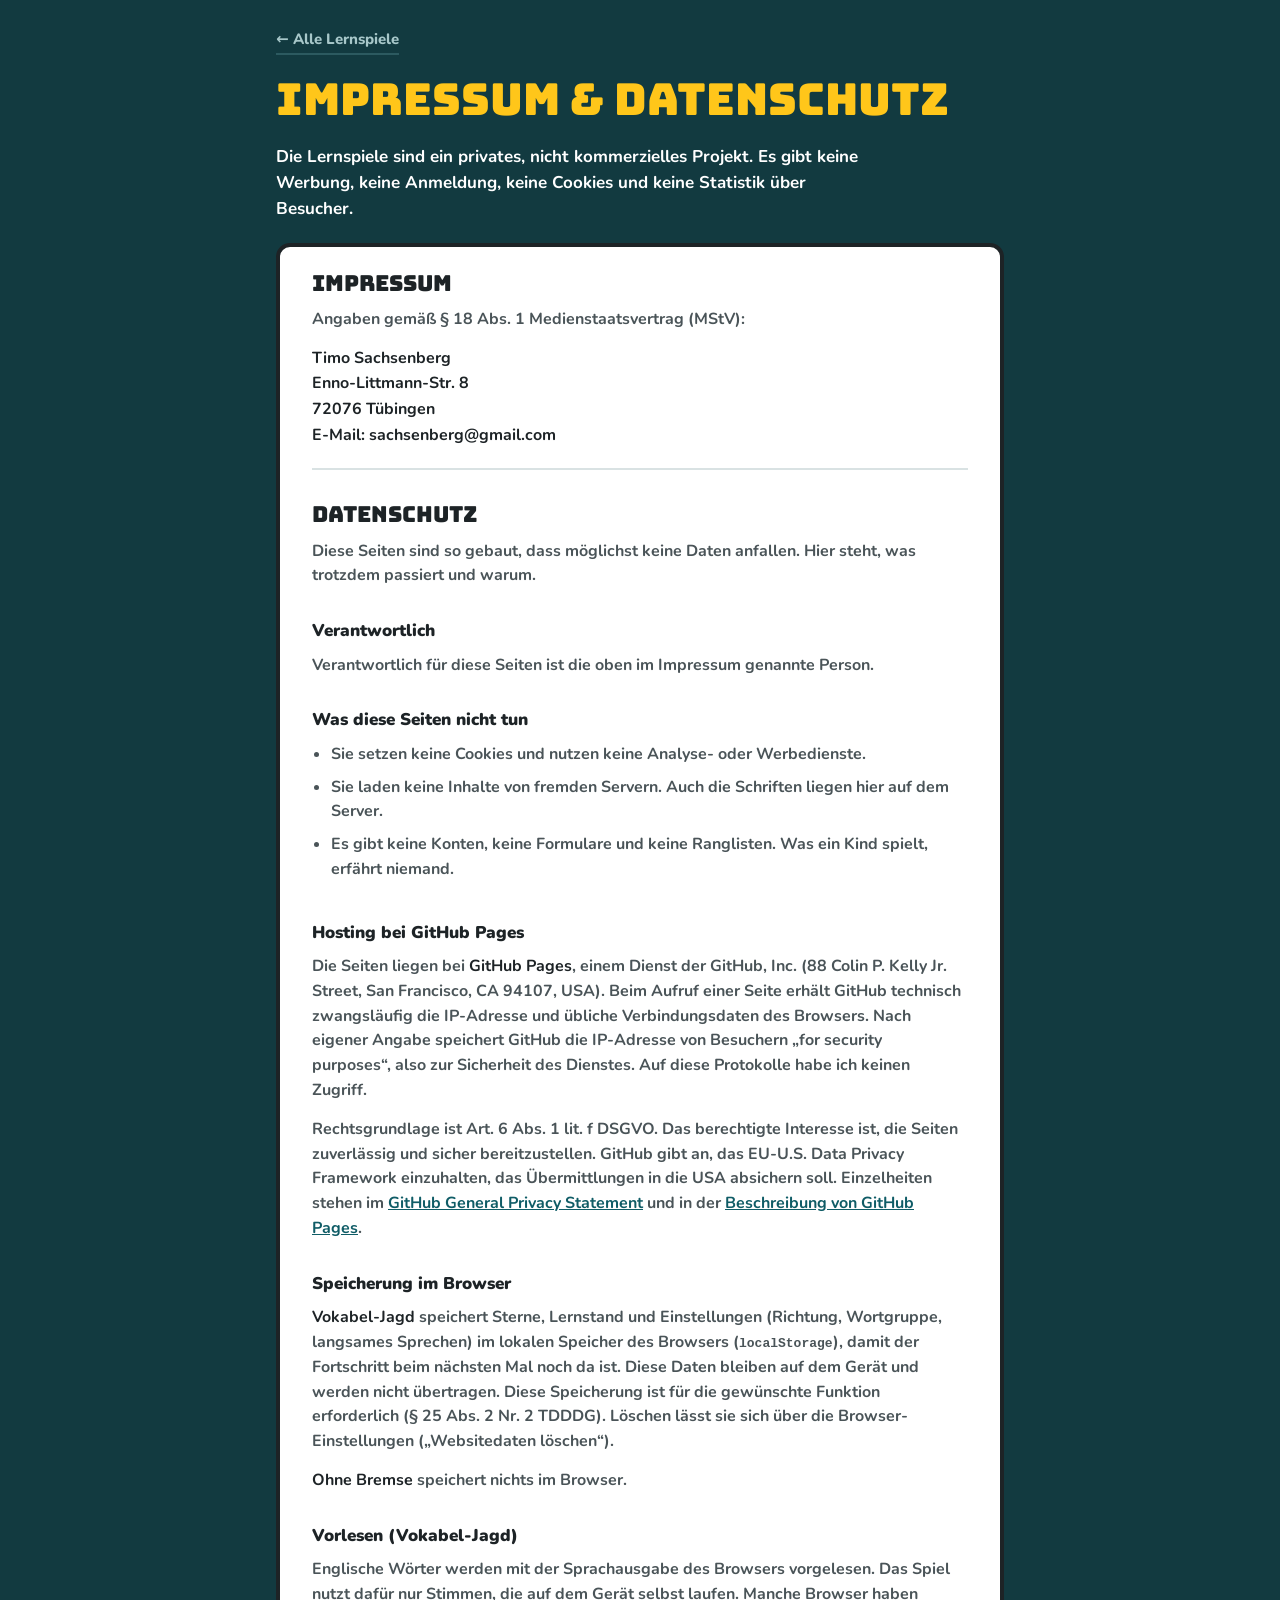
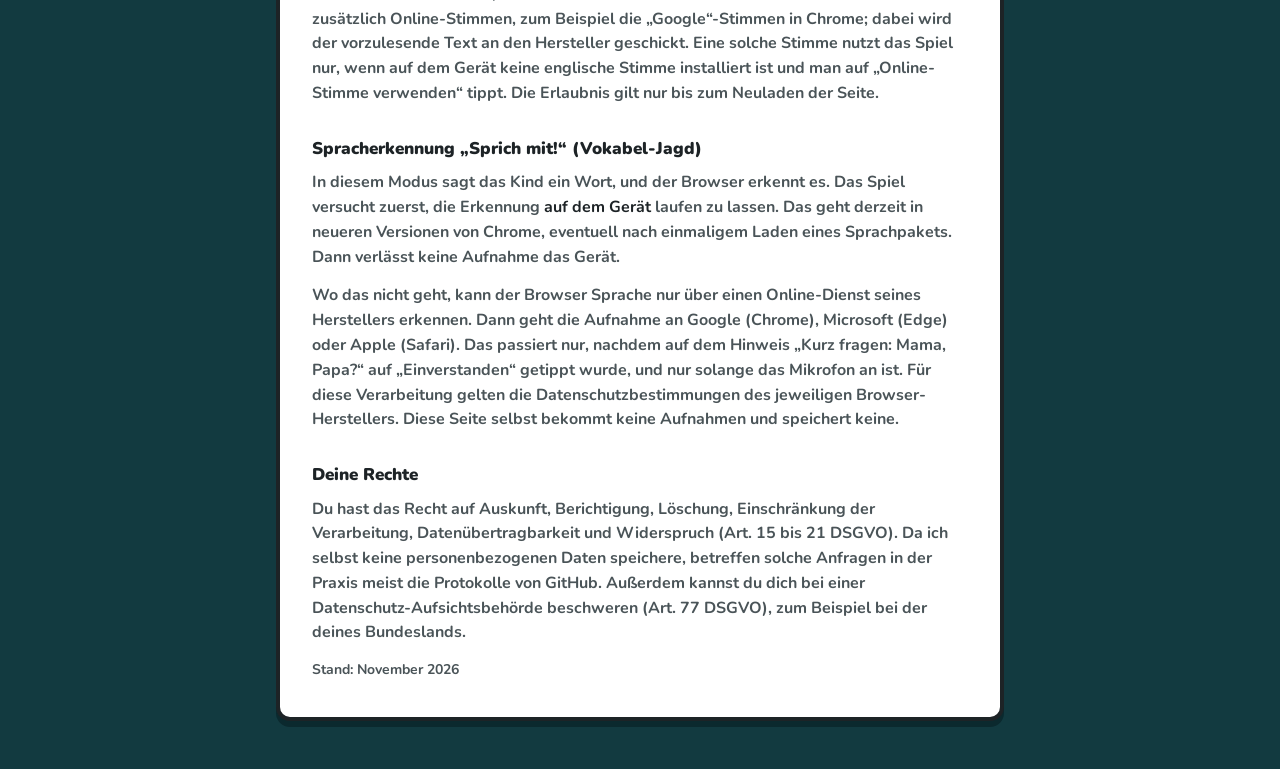
<file: datenschutz.html>
<!doctype html>
<html lang="de">
<head>
<meta charset="utf-8">
<meta name="viewport" content="width=device-width, initial-scale=1, viewport-fit=cover">
<title>Impressum &amp; Datenschutz · Lernspiele</title>
<meta name="robots" content="noindex">
<meta name="theme-color" content="#123a40">
<link rel="stylesheet" href="fonts/fonts.css">
<style>
/* Gleicher Look wie die Auswahlseite: Emaille-Petrol, Signalgelb, eine weiße Textkarte für gute Lesbarkeit. */
:root{
  --ground:#123a40; --ground-dk:#0b292e; --line:#2c5a60;
  --card:#ffffff; --ink:#1d2326; --ink-soft:#4a5458; --rule:#d9e2e3;
  --signal:#ffc61a; --muted:#a7c7c9; --fg:#ffffff;
  --display:'Bungee','Arial Black',Impact,sans-serif;
  --body:'Nunito',ui-rounded,'Segoe UI',system-ui,sans-serif;
  color-scheme:dark;
  padding-top:env(safe-area-inset-top,0px);padding-bottom:env(safe-area-inset-bottom,0px);
}
*,*::before,*::after{box-sizing:border-box}
body{margin:0;background:var(--ground);color:var(--fg);font-family:var(--body);font-weight:700;line-height:1.55;-webkit-text-size-adjust:100%}
.wrap{max-width:760px;margin:0 auto;padding-left:max(16px,env(safe-area-inset-left,0px));padding-right:max(16px,env(safe-area-inset-right,0px));padding-block:28px 48px;display:flex;flex-direction:column;gap:20px}
.back{align-self:flex-start;color:var(--muted);font-weight:800;font-size:15px;text-decoration:none;border-bottom:2px solid var(--line);padding-bottom:2px}
.back:hover{color:var(--fg)}
h1{margin:0;font-family:var(--display);font-weight:400;color:var(--signal);font-size:clamp(28px,6vw,44px);line-height:1.1;text-wrap:balance}
.lead{margin:0;font-size:17px;max-width:60ch}
.doc{background:var(--card);color:var(--ink);border:4px solid var(--ink);border-radius:14px;padding:20px clamp(16px,4vw,32px) 28px;display:flex;flex-direction:column;gap:6px;box-shadow:0 6px 0 var(--ground-dk)}
.doc h2{margin:22px 0 4px;font-family:var(--display);font-weight:400;font-size:22px;line-height:1.2}
.doc h2:first-child{margin-top:4px}
.doc h3{margin:16px 0 2px;font-size:17px;font-weight:900}
.doc p,.doc li{margin:0 0 8px;font-weight:600;color:var(--ink-soft);max-width:65ch}
.doc ul{margin:0 0 8px;padding-left:1.2em}
.doc b{color:var(--ink)}
.doc a{color:#0f5c66}
.doc hr{border:0;border-top:2px solid var(--rule);margin:14px 0 4px}
address{font-style:normal;color:var(--ink);font-weight:700;line-height:1.6}
.small{font-size:14px}
a:focus-visible{outline:3px solid var(--signal);outline-offset:3px;border-radius:4px}
.doc a:focus-visible{outline-color:#0f5c66}
</style>
</head>
<body>
<div class="wrap">
  <a class="back" href="./">← Alle Lernspiele</a>
  <h1>Impressum &amp; Datenschutz</h1>
  <p class="lead">Die Lernspiele sind ein privates, nicht kommerzielles Projekt. Es gibt keine Werbung, keine Anmeldung, keine Cookies und keine Statistik über Besucher.</p>

  <article class="doc">
    <h2 id="impressum">Impressum</h2>
    <p>Angaben gemäß § 18 Abs. 1 Medienstaatsvertrag (MStV):</p>
    <address>
      Timo Sachsenberg<br>
      Enno-Littmann-Str. 8<br>
      72076 Tübingen<br>
      E-Mail: sachsenberg@gmail.com
    </address>

    <hr>

    <h2 id="datenschutz">Datenschutz</h2>
    <p>Diese Seiten sind so gebaut, dass möglichst keine Daten anfallen. Hier steht, was trotzdem passiert und warum.</p>

    <h3>Verantwortlich</h3>
    <p>Verantwortlich für diese Seiten ist die oben im Impressum genannte Person.</p>

    <h3>Was diese Seiten nicht tun</h3>
    <ul>
      <li>Sie setzen keine Cookies und nutzen keine Analyse- oder Werbedienste.</li>
      <li>Sie laden keine Inhalte von fremden Servern. Auch die Schriften liegen hier auf dem Server.</li>
      <li>Es gibt keine Konten, keine Formulare und keine Ranglisten. Was ein Kind spielt, erfährt niemand.</li>
    </ul>

    <h3>Hosting bei GitHub Pages</h3>
    <p>Die Seiten liegen bei <b>GitHub Pages</b>, einem Dienst der GitHub, Inc. (88 Colin P. Kelly Jr. Street, San Francisco, CA 94107, USA). Beim Aufruf einer Seite erhält GitHub technisch zwangsläufig die IP-Adresse und übliche Verbindungsdaten des Browsers. Nach eigener Angabe speichert GitHub die IP-Adresse von Besuchern „for security purposes“, also zur Sicherheit des Dienstes. Auf diese Protokolle habe ich keinen Zugriff.</p>
    <p>Rechtsgrundlage ist Art. 6 Abs. 1 lit. f DSGVO. Das berechtigte Interesse ist, die Seiten zuverlässig und sicher bereitzustellen. GitHub gibt an, das EU-U.S. Data Privacy Framework einzuhalten, das Übermittlungen in die USA absichern soll. Einzelheiten stehen im <a href="https://docs.github.com/en/site-policy/privacy-policies/github-general-privacy-statement">GitHub General Privacy Statement</a> und in der <a href="https://docs.github.com/en/pages/getting-started-with-github-pages/about-github-pages">Beschreibung von GitHub Pages</a>.</p>

    <h3>Speicherung im Browser</h3>
    <p><b>Vokabel-Jagd</b> speichert Sterne, Lernstand und Einstellungen (Richtung, Wortgruppe, langsames Sprechen) im lokalen Speicher des Browsers (<code>localStorage</code>), damit der Fortschritt beim nächsten Mal noch da ist. Diese Daten bleiben auf dem Gerät und werden nicht übertragen. Diese Speicherung ist für die gewünschte Funktion erforderlich (§ 25 Abs. 2 Nr. 2 TDDDG). Löschen lässt sie sich über die Browser-Einstellungen („Websitedaten löschen“).</p>
    <p><b>Ohne Bremse</b> speichert nichts im Browser.</p>

    <h3>Vorlesen (Vokabel-Jagd)</h3>
    <p>Englische Wörter werden mit der Sprachausgabe des Browsers vorgelesen. Das Spiel nutzt dafür nur Stimmen, die auf dem Gerät selbst laufen. Manche Browser haben zusätzlich Online-Stimmen, zum Beispiel die „Google“-Stimmen in Chrome; dabei wird der vorzulesende Text an den Hersteller geschickt. Eine solche Stimme nutzt das Spiel nur, wenn auf dem Gerät keine englische Stimme installiert ist und man auf „Online-Stimme verwenden“ tippt. Die Erlaubnis gilt nur bis zum Neuladen der Seite.</p>

    <h3>Spracherkennung „Sprich mit!“ (Vokabel-Jagd)</h3>
    <p>In diesem Modus sagt das Kind ein Wort, und der Browser erkennt es. Das Spiel versucht zuerst, die Erkennung <b>auf dem Gerät</b> laufen zu lassen. Das geht derzeit in neueren Versionen von Chrome, eventuell nach einmaligem Laden eines Sprachpakets. Dann verlässt keine Aufnahme das Gerät.</p>
    <p>Wo das nicht geht, kann der Browser Sprache nur über einen Online-Dienst seines Herstellers erkennen. Dann geht die Aufnahme an Google (Chrome), Microsoft (Edge) oder Apple (Safari). Das passiert nur, nachdem auf dem Hinweis „Kurz fragen: Mama, Papa?“ auf „Einverstanden“ getippt wurde, und nur solange das Mikrofon an ist. Für diese Verarbeitung gelten die Datenschutzbestimmungen des jeweiligen Browser-Herstellers. Diese Seite selbst bekommt keine Aufnahmen und speichert keine.</p>

    <h3>Deine Rechte</h3>
    <p>Du hast das Recht auf Auskunft, Berichtigung, Löschung, Einschränkung der Verarbeitung, Datenübertragbarkeit und Widerspruch (Art. 15 bis 21 DSGVO). Da ich selbst keine personenbezogenen Daten speichere, betreffen solche Anfragen in der Praxis meist die Protokolle von GitHub. Außerdem kannst du dich bei einer Datenschutz-Aufsichtsbehörde beschweren (Art. 77 DSGVO), zum Beispiel bei der deines Bundeslands.</p>

    <p class="small">Stand: November 2026</p>
  </article>
</div>
</body>
</html>
</file>
<file: fonts/fonts.css>
/* Selbst gehostete Schriften (SIL Open Font License 1.1, siehe LICENSE-*.txt).
   Quelle: Fontsource (@fontsource/bungee 5.3.0, @fontsource/nunito 5.3.0, @fontsource/baloo-2 5.3.0), Latin-Subset. */
@font-face{font-family:'Bungee';font-style:normal;font-weight:400;font-display:swap;src:url('bungee-latin-400-normal.woff2') format('woff2')}
@font-face{font-family:'Nunito';font-style:normal;font-weight:500;font-display:swap;src:url('nunito-latin-500-normal.woff2') format('woff2')}
@font-face{font-family:'Nunito';font-style:normal;font-weight:700;font-display:swap;src:url('nunito-latin-700-normal.woff2') format('woff2')}
@font-face{font-family:'Nunito';font-style:normal;font-weight:800;font-display:swap;src:url('nunito-latin-800-normal.woff2') format('woff2')}
@font-face{font-family:'Nunito';font-style:normal;font-weight:900;font-display:swap;src:url('nunito-latin-900-normal.woff2') format('woff2')}
@font-face{font-family:'Baloo 2';font-style:normal;font-weight:500;font-display:swap;src:url('baloo-2-latin-500-normal.woff2') format('woff2')}
@font-face{font-family:'Baloo 2';font-style:normal;font-weight:700;font-display:swap;src:url('baloo-2-latin-700-normal.woff2') format('woff2')}
@font-face{font-family:'Baloo 2';font-style:normal;font-weight:800;font-display:swap;src:url('baloo-2-latin-800-normal.woff2') format('woff2')}
</file>
